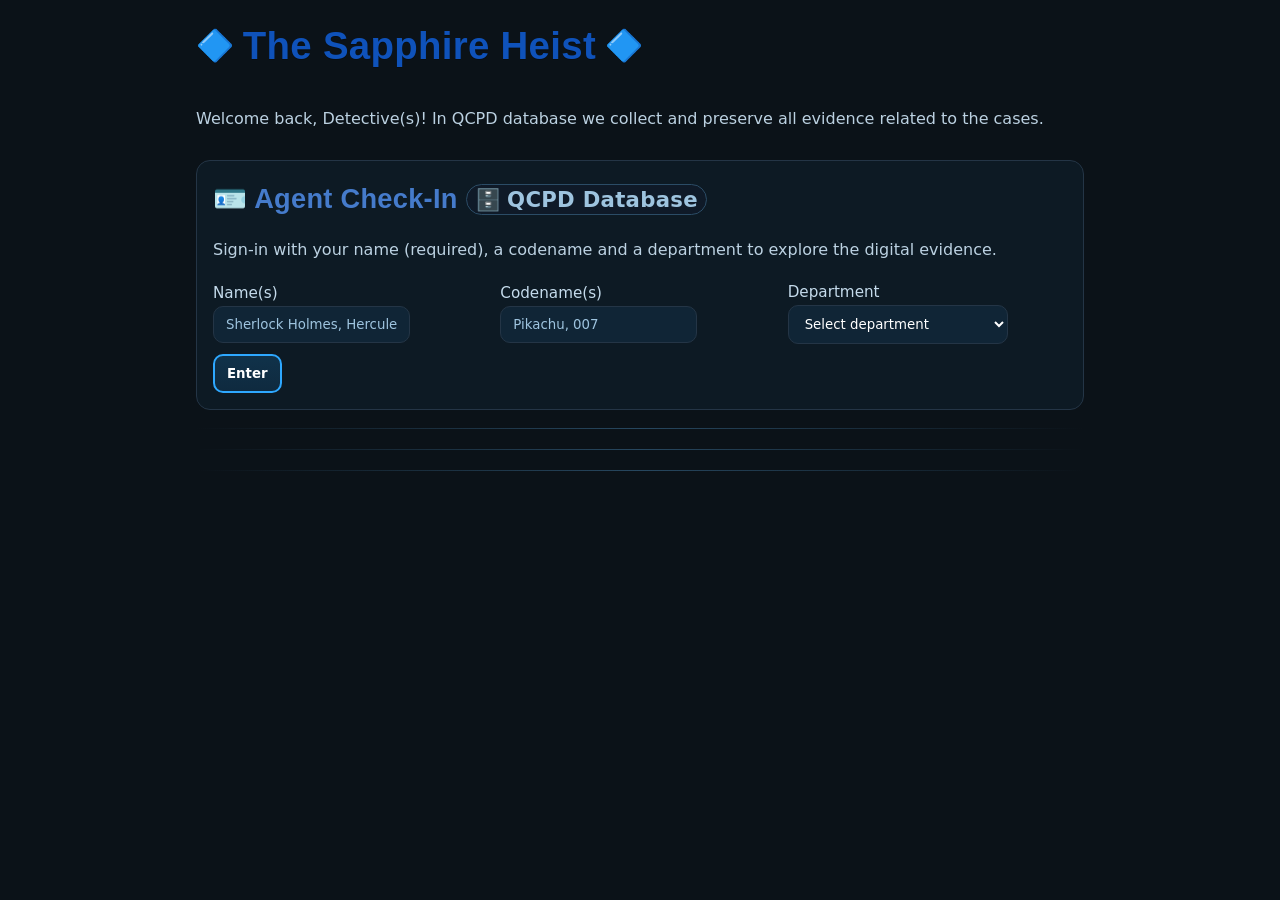
<file: index.html>
<!doctype html>
<html lang="en">

<head>
  <meta charset="utf-8" />
  <meta name="viewport" content="width=device-width,initial-scale=1" />
  <title>Sapphire Heist</title>
  <style>
    :root {
      --edge: #243546;
      --bg: #0b1218;
      --panel: #0d1a24;
      --ink: #cfe6f7;
      --ok: #29d49a;
      --accent: #2ea8ff;
      --bad: #ff7a7a;
      --good: #48e1a8;
      --sapphire: #0F52BA;
      --title-font: "Agency FB", Teko, Antonio, Impact, Haettenschweiler, "Arial Narrow", sans-serif;
      --body-font: system-ui, Segoe UI, Roboto, Arial, sans-serif;
    }

    * {
      box-sizing: border-box
    }

    body {
      margin: 0;
      background: var(--bg);
      color: var(--ink);
      font-family: var(--body-font);
    }

    .wrap {
      max-width: 920px;
      margin: 0 auto;
      padding: 16px;
      display: flex;
      flex-direction: column;
      gap: 16px;
    }

    /* Titles stay in Agency FB */
    h1,
    h2 {
      font-family: var(--title-font);
      font-weight: 700;
      letter-spacing: 0.3px;
      line-height: 1.1;
      margin: 6px 0 10px;
    }

    h1 {
      font-size: clamp(2.0rem, 4.5vw, 2.4rem);
      color: var(--sapphire);
      text-shadow: 0 1px 0 rgba(0, 0, 0, .25);
    }

    h2 {
      font-size: clamp(1.4rem, 3.2vw, 1.7rem);
      color: color-mix(in srgb, var(--sapphire) 72%, #cfe6f7 28%);
    }

    @supports not (color: color-mix(in srgb, black, white)) {
      h2 {
        color: #6C8ED6;
      }
    }

    .card {
      border: 1px solid var(--edge);
      border-radius: 14px;
      background: var(--panel);
      padding: 16px;
    }

    .row {
      display: flex;
      gap: 8px;
      flex-wrap: wrap;
      align-items: center;
    }

    label {
      display: block;
      font-size: .95rem;
      opacity: .95;
      margin: 8px 0 4px;
    }

    input,
    button,
    select {
      padding: 10px 12px;
      border-radius: 10px;
      border: 1px solid var(--edge);
      background: #102536;
      color: #fff;
      font-family: var(--body-font);
    }

    input::placeholder {
      color: #9ec4df;
    }

    select {
      min-width: 220px;
    }

    button.primary {
      border: 2px solid var(--accent);
      background: linear-gradient(180deg, #10324a, #0f2a3f);
      font-weight: 700;
    }

    button[disabled] {
      opacity: .5;
      filter: grayscale(10%);
    }

    .hint {
      opacity: .9;
    }

    .success {
      color: var(--good);
    }

    .warn {
      color: #ffb3b3;
    }

    .hr {
      height: 1px;
      background: linear-gradient(90deg, transparent, #27475f, transparent);
      margin: 2px 0;
    }

    .gate {
      display: none;
    }

    .gate.open {
      display: block;
    }

    .section-actions {
      display: flex;
      gap: 10px;
      flex-wrap: wrap;
    }

    .footer-actions {
      display: flex;
      gap: 8px;
      flex-wrap: wrap;
      justify-content: flex-end;
    }

    .hl {
      color: #8bd1ff;
      font-weight: 700;
    }

    /* ---------- Photo ---------- */
    .photo-box {
      display: flex;
      flex-direction: column;
      gap: 12px;
      align-items: center;
      font-family: var(--body-font);
    }

    .zoom-thumb {
      position: relative;
      width: min(780px, 94vw);
      border: 1px solid var(--edge);
      border-radius: 12px;
      overflow: hidden;
      cursor: zoom-in;
      background: #0b1621;
    }

    .zoom-thumb img {
      display: block;
      width: 100%;
      height: auto;
    }

    .zoom-badge {
      position: absolute;
      right: 10px;
      bottom: 10px;
      background: rgba(16, 37, 54, .8);
      border: 1px solid #2b5676;
      color: #cfe6f7;
      padding: 6px 10px;
      border-radius: 999px;
      font-size: .9rem;
      display: flex;
      gap: 8px;
      align-items: center;
    }

    .zoom-badge .icon {
      width: 18px;
      height: 18px;
      display: inline-block;
      border-radius: 4px;
      border: 1px solid #2b5676;
      background: linear-gradient(180deg, #123650, #0f2a3e);
      position: relative;
    }

    .zoom-badge .icon::before {
      content: '';
      position: absolute;
      inset: 3px;
      border: 2px solid #87cfff;
      border-radius: 3px;
    }

    /* ---------- Lightbox ---------- */
    .lb-backdrop {
      position: fixed;
      inset: 0;
      background: rgba(4, 10, 16, .75);
      backdrop-filter: blur(2px);
      display: flex;
      align-items: center;
      justify-content: center;
      z-index: 9998;
    }

    .lb-panel {
      width: min(96vw, 1100px);
      height: min(86vh, 800px);
      background: #0b1320;
      border: 1px solid #27475f;
      border-radius: 12px;
      display: flex;
      flex-direction: column;
      overflow: hidden;
      font-family: var(--body-font);
    }

    .lb-header {
      display: flex;
      align-items: center;
      justify-content: space-between;
      padding: 8px 10px;
      border-bottom: 1px solid #1f3a50;
      background: #0f1a28;
    }

    .lb-title {
      font-weight: 600;
    }

    .lb-close {
      padding: 6px 10px;
      border-radius: 8px;
      border: 1px solid #2b4c66;
      background: #102536;
      color: #cfe6f7;
      cursor: pointer;
    }

    .lb-view {
      flex: 1;
      position: relative;
      overflow: hidden;
      background: #07111b;
    }

    .zoom-img {
      position: absolute;
      top: 50%;
      left: 50%;
      transform: translate(-50%, -50%) scale(1);
      max-width: none;
      user-select: none;
      touch-action: none;
    }

    .lb-tools {
      display: flex;
      gap: 8px;
      padding: 8px;
      border-top: 1px solid #1f3a50;
      background: #0f1a28;
      justify-content: center;
    }

    .lb-tools button {
      padding: 8px 10px;
      border-radius: 8px;
      border: 1px solid #2b4c66;
      background: #102536;
      color: #cfe6f7;
      cursor: pointer;
      font-family: var(--body-font);
    }

    /* ---------- Diffuser (5×5) ---------- */
    #sec-diffuser {
      font-family: var(--body-font);
    }

    #sec-diffuser h1,
    #sec-diffuser h2 {
      font-family: var(--title-font);
    }

    .q-wrap {
      display: flex;
      flex-direction: column;
      align-items: center;
      gap: 8px;
    }

    .q-grid {
      display: grid;
      gap: 6px;
      justify-content: center;
    }

    .q-grid.small {
      grid-template-columns: repeat(7, 52px);
    }

    .diff-cell {
      width: 52px;
      height: 52px;
      border-radius: 8px;
      border: 1px solid var(--edge);
      display: flex;
      align-items: center;
      justify-content: center;
      cursor: pointer;
      filter: saturate(1) brightness(.92);
      position: relative;
      overflow: hidden;
    }

    .diff-cell .jewel {
      width: 64%;
      height: 64%;
      display: block;
      pointer-events: none;
      filter: drop-shadow(0 2px 2px rgba(0, 0, 0, .35));
    }

    .diff-cell.attacked {
      box-shadow: inset 0 0 0 3px #c44;
    }

    .diff-cell.mark-cross::after {
      content: '✕';
      position: absolute;
      inset: 0;
      display: grid;
      place-items: center;
      font-size: 28px;
      font-weight: 800;
      color: #111;
      text-shadow: 0 0 6px rgba(0, 0, 0, .45);
      pointer-events: none;
    }

    .q-tools {
      display: flex;
      gap: 8px;
      justify-content: center;
    }

    .q-status {
      min-height: 1.2rem;
    }

    /* ---------- Findings ---------- */
    #sec-findings {
      font-family: var(--body-font);
    }

    #sec-findings h1,
    #sec-findings h2 {
      font-family: var(--title-font);
    }

    #findings-body {
      line-height: 1.6;
      font-size: 1.05rem;
      padding: 8px 4px;
    }

    #findings-body ul {
      list-style: none;
      padding-left: 0;
      margin: 12px 0;
    }

    #findings-body li {
      padding: 6px 0;
      margin: 4px 0;
      border-bottom: 1px solid #1b3244;
    }

    #findings-body li:last-child {
      border-bottom: none;
    }

    #findings-body .code-line {
      display: flex;
      flex-wrap: wrap;
      align-items: center;
      gap: 10px;
    }

    #findings-body .code-label {
      min-width: 280px;
      color: #8bd1ff;
      font-weight: 600;
    }

    #findings-body .code-input {
      width: 120px;
      text-align: center;
      letter-spacing: 2px;
      font-weight: 700;
    }

    #findings-body .code-input.ok {
      border-color: var(--ok);
      box-shadow: 0 0 0 2px rgba(41, 212, 154, .25);
    }

    #findings-body .code-input.bad {
      border-color: var(--bad);
      box-shadow: 0 0 0 2px rgba(255, 122, 122, .15);
    }

    #findings-body .code-note {
      color: #9ec4df;
    }

    #findings-body .code-note.ok {
      color: var(--ok);
      font-weight: 600;
    }

    #findings-body .code-note.bad {
      color: var(--bad);
      font-weight: 600;
    }

    .success-points {
      list-style: disc;
      list-style-position: inside;
      text-align: left;
      padding: 0;
      margin: 12px auto;
      max-width: 720px;
      color: var(--good);
    }

    .success-points li {
      margin: 6px 0;
    }

    /* Diffuser final reveal: larger + green; icons not italic; standard font */
    .reveal-location {
      font-family: var(--body-font);
      font-weight: 700;
      font-style: italic;
      color: var(--good);
      display: inline-block;
      font-size: clamp(1.15rem, 2.4vw, 1.5rem);
    }

    .icon-plain {
      font-style: normal;
    }

    @media (max-width: 560px) {
      #findings-body li {
        display: block;
        padding: 8px 0;
      }

      #findings-body .code-line {
        align-items: flex-start;
      }

      #findings-body .code-label {
        min-width: 0;
        width: 100%;
        margin-bottom: 4px;
      }
    }

    .zoom-thumb {
      aspect-ratio: 16 / 9;
    }

    .zoom-thumb img {
      object-fit: cover;
      height: 100%;
    }

    #findings-body .code-note svg {
      vertical-align: text-bottom;
      margin-left: 6px;
    }

    /* Badge next to H2 titles (e.g., 'QCPD Database') */
    h2 {
      display: inline-flex;
      /* allow inline content with gap */
      align-items: center;
      gap: 8px;
      /* space between title and badge */
    }

    /* Compact pill badge */
    .qcpd_badge {
      display: inline-flex;
      align-items: center;
      gap: 6px;
      padding: 2px 8px;
      /* compact pill padding */
      border-radius: 999px;
      border: 1px solid #2b4c66;
      /* subtle border */
      background: #0f1a28;
      /* darker panel than card */
      color: #9ec4df;
      /* softer ink than heading */
      font-family: system-ui, Segoe UI, Roboto, Arial, sans-serif;
      /* not Agency FB */
      font-weight: 600;
      line-height: 1.2;
      font-size: 0.78em;
      /* ~78% of the H2 size so it stays small */
      white-space: nowrap;
      transform: translateY(1px);
      /* tiny optical align with H2 baseline */
    }

    /* Optional: tiny badge icon */
    .qcpd_badge::before {
      content: "🗄️";
      /* change if you want another symbol */
      font-size: 1em;
      /* follow the badge font-size */
    }

    /* Tight phones: reduce gap/padding a bit */
    @media (max-width: 480px) {
      h2 {
        gap: 6px;
      }

      .qcpd_badge {
        padding: 2px 7px;
        font-size: 0.76em;
      }
    }

    .title-nowarp {
      white-space: nowrap;
    }

    h1 span.title-nowarp {
      display: inline-flex;
      align-items: center;
      gap: 0.4ch;
    }

    h1 span.title-nowarp .emoji {
      font-size: 0.8em;
    }
  </style>
</head>

<body>
  <div class="wrap">
    <!-- <h1> 🔷 The Sapphire Heist 🔷</h1> -->
    <!-- <h1>🔷&nbsp;The Sapphire Heist&nbsp;🔷</h1> -->
    <!-- <h1><span class="title-nowarp">🔷 The Sapphire Heist 🔷</span></h1> -->
    <h1>
      <span class="title-nowarp">
        <span class="emoji">🔷</span>
        The Sapphire Heist
        <span class="emoji">🔷</span>
      </span>
    </h1>
    <p class="hint">Welcome back, Detective(s)! In QCPD database we collect and preserve all evidence related to the
      cases.</p>

    <!-- A) Landing -->
    <section class="card" id="sec-landing">
      <h2>🪪 Agent Check‑In<span class="qcpd_badge">QCPD Database</span></h2>
      <p class="hint">Sign-in with your name (required), a codename and a department to explore the digital evidence.
      </p>

      <!-- FIX: proper form wrapper (stray '#' removed) -->
      <form id="reg-form" action="#" method="POST" style="margin:0">
        <div class="row">
          <div style="flex:1 1 240px;min-width:240px">
            <label for="name">Name(s)</label>
            <input id="name" placeholder="Sherlock Holmes, Hercule Poirot" autocomplete="name">
          </div>
          <div style="flex:1 1 240px;min-width:240px">
            <label for="codename">Codename(s)</label>
            <input id="codename" placeholder="Pikachu, 007">
          </div>
          <div style="flex:1 1 240px;min-width:240px">
            <label for="dept">Department</label>
            <select id="dept">
              <option value="" disabled selected>Select department</option>
              <option>Field Operations</option>
              <option>Cyber Division</option>
              <option>Forensics Unit</option>
              <option>Homicide Unit</option>
              <option>Special Tasks</option>
            </select>
          </div>
        </div>
        <div class="section-actions" style="margin-top:10px">
          <button id="start" class="primary" type="submit">Enter</button>
          <span id="reg-status" class="hint"></span>
        </div>
      </form>
    </section>

    <div class="hr"></div>

    <!-- B) River -->
    <section class="card gate" id="sec-river">
      <h2>📸 Lindholmen River View Photo </h2>
      <p>The following message and photo were recovered from the burglar's phone. We think it might be connected to a
        code. Do you see it?</p>
      <div class="poem" style="font-family: var(--body-font);">
        <em>“The river reflects the view, but not the clue.”</em><br>
        <em>“Above the waterline, three numbers hide in tinted hue,”</em><br>
        <em>“Compare above with what's below; the key is found in the unmatched glow!”</em>
      </div>
      <div class="photo-box">
        <figure class="zoom-thumb" id="river-thumb" aria-label="Tap to inspect">
          <img src="assets/buildings.jpg" alt="Buildings panorama" />
          <figcaption class="zoom-badge"><span class="icon"></span>Tap to inspect</figcaption>
        </figure>
        <div class="row" style="width:100%;justify-content:center">
          <input id="river-answer" placeholder="Enter the code" style="min-width:260px">
          <button id="river-submit" class="primary" type="button">Check</button>
        </div>
        <div id="river-msg" class="hint"></div>
      </div>
    </section>

    <div class="hr"></div>

    <!-- C) Findings (between River and Diffuser) -->
    <section class="card" id="sec-findings" style="display:none">
      <h2>📜 Findings</h2>
      <div id="findings-body" class="hint"></div>
      <div class="footer-actions" style="margin-top:10px">
        <button id="restart" type="button">Restart</button>
      </div>
    </section>

    <div class="hr"></div>

    <!-- D) Diffuser Protocol (shows AFTER Findings) -->
    <section class="card gate" id="sec-diffuser">
      <h2>💥 Diffuser Protocol</h2>
      <ol class="status" style="text-align:left;max-width:560px;margin:0 auto">
        <li>Place <b>5 jewels</b> on the 5×5 board.</li>
        <li>No two jewels can share a <b>row</b> or a <b>column</b>.</li>
        <li>Jewels <b>cannot touch</b> — not even diagonally.</li>
        <li>Each <b>colored region</b> must contain <b>exactly one</b> jewels.</li>
      </ol>
      <div class="q-wrap">
        <div id="diff-grid" class="q-grid small"></div>
        <div class="q-tools">
          <button id="qCheck" type="button">Check</button>
          <button id="qClear" type="button">Clear</button>
        </div>
        <p id="qStatus" class="q-status"></p>
      </div>
    </section>
  </div>

  <script>
    // ---------- Session storage ----------
    const SS = { name: 'qc26s.name', code: 'qc26s.code', dept: 'qc26s.dept', gates: 'qc26s.gates' };
    const K_NOTE = 'qc26s.code.note';
    const K_POTION = 'qc26s.code.potion';

    const $ = s => document.querySelector(s);
    function loadGates() { try { return JSON.parse(sessionStorage.getItem(SS.gates) || '{}') } catch { return {} } }
    function saveGates(g) { try { sessionStorage.setItem(SS.gates, JSON.stringify(g)) } catch { } }

    // gate keys: river, findings, diffuser
    const gates = loadGates();
    function toggle(sel, on) { const el = $(sel); if (!el) return; el.classList.toggle('open', !!on); el.style.display = on ? 'block' : 'none'; }
    function applyGates() {
      toggle('#sec-river', !!gates.river);
      toggle('#sec-diffuser', !!gates.diffuser);
      const findings = $('#sec-findings'); if (findings) findings.style.display = gates.findings ? 'block' : 'none';
    }
    function openGate(key) { gates[key] = true; saveGates(gates); applyGates(); }

    // ---------- Prefill ----------
    (function prefill() {
      const p = new URLSearchParams(location.search);
      const name = p.get('name') || sessionStorage.getItem(SS.name) || '';
      const code = p.get('codename') || sessionStorage.getItem(SS.code) || '';
      const dept = p.get('department') || sessionStorage.getItem(SS.dept) || '';
      $('#name') && ($('#name').value = name);
      $('#codename') && ($('#codename').value = code);
      if (dept && $('#dept')) $('#dept').value = dept;
    })();

    if (!sessionStorage.getItem(SS.gates)) {
      ['river', 'diffuser', 'findings'].forEach(k => delete gates[k]);
      saveGates(gates);
    }
    applyGates();

    // ---------- Registration ----------
    const regForm = $('#reg-form'), regStatus = $('#reg-status');
    if (regForm) {
      regForm.addEventListener('submit', (e) => {
        e.preventDefault();
        const name = ($('#name')?.value || '').trim();
        const code = ($('#codename')?.value || '').trim();
        const dept = $('#dept')?.value || '';
        if (!name) { regStatus.textContent = 'Please enter your name.'; regStatus.className = 'hint warn'; return; }
        sessionStorage.setItem(SS.name, name);
        sessionStorage.setItem(SS.code, code);
        sessionStorage.setItem(SS.dept, dept);
        regStatus.textContent = 'Access granted.'; regStatus.className = 'hint success';
        openGate('river');

        // fire-and-forget log
        sendToSheet({ name, codename: code, department: dept, completed: false });
      });
    }

    // ---------- River answer ----------
    const RIVER_ANSWER = '243';
    $('#river-submit')?.addEventListener('click', () => {
      const val = ($('#river-answer')?.value || '').trim().toLowerCase();
      if (!val) { $('#river-msg').textContent = 'Enter the 3-digit code.'; $('#river-msg').className = 'hint warn'; return; }
      if (val === RIVER_ANSWER.toLowerCase()) {
        $('#river-msg').innerHTML = `
          <ul class="success-points">
            <li>✅ Amazing find, Detective(s)! You found the final 3-digit code.</li>
            <li>This means that the following evidence shall reveal key confirmations to proceed.</li>
            <li>Next: Findings 🎉</li>
          </ul>`;
        $('#river-msg').className = 'hint success';
        openGate('findings');
        showFindings();
      } else {
        $('#river-msg').textContent = 'Not quite. Let\'s open the photo and review again.'; $('#river-msg').className = 'hint warn';
      }
    });

    // ---------- Lightbox viewer ----------
    (function setupLightbox() {
      const thumb = $('#river-thumb');
      function openLightbox() {
        const backdrop = document.createElement('div'); backdrop.className = 'lb-backdrop';
        const panel = document.createElement('div'); panel.className = 'lb-panel'; backdrop.appendChild(panel);
        const header = document.createElement('div'); header.className = 'lb-header';
        const title = document.createElement('div'); title.className = 'lb-title'; title.textContent = 'Photo Forensics — buildings.jpg';
        const close = document.createElement('button'); close.className = 'lb-close'; close.textContent = 'Close';
        header.append(title, close);
        const view = document.createElement('div'); view.className = 'lb-view';
        const img = document.createElement('img'); img.className = 'zoom-img'; img.src = 'assets/buildings.jpg'; img.alt = 'Buildings panorama';
        view.appendChild(img);
        const tools = document.createElement('div'); tools.className = 'lb-tools';
        const zOut = document.createElement('button'); zOut.textContent = '−';
        const zReset = document.createElement('button'); zReset.textContent = 'Reset';
        const zIn = document.createElement('button'); zIn.textContent = '+';
        tools.append(zOut, zReset, zIn);
        panel.append(header, view, tools);
        document.body.appendChild(backdrop);
        const Z_MIN = 0.5, Z_MAX = 4, STEP = 0.25;
        let scale = 1, pos = { x: 0, y: 0 }, drag = null, startDist = 0, startScale = 1;
        function apply() { img.style.transform = `translate(calc(-50% + ${pos.x}px), calc(-50% + ${pos.y}px)) scale(${scale})`; }
        function fitToView() {
          const vw = view.clientWidth, vh = view.clientHeight;
          const iw = img.naturalWidth || vw, ih = img.naturalHeight || vh;
          const fit = Math.min(vw / iw, vh / ih);
          scale = Math.max(Z_MIN, Math.min(1, fit)); pos = { x: 0, y: 0 }; apply();
        }
        function setScale(next, cx, cy) {
          const old = scale; scale = Math.min(Z_MAX, Math.max(Z_MIN, next));
          const rect = view.getBoundingClientRect();
          const dx = (cx - rect.left) - rect.width / 2, dy = (cy - rect.top) - rect.height / 2;
          pos.x = pos.x + dx * (1 / old - 1 / scale); pos.y = pos.y + dy * (1 / old - 1 / scale); apply();
        }
        if (img.complete) fitToView(); else img.onload = fitToView;
        view.addEventListener('wheel', (e) => { e.preventDefault(); setScale(scale + (e.deltaY < 0 ? STEP : -STEP), e.clientX, e.clientY); }, { passive: false });
        view.addEventListener('dblclick', (e) => { e.preventDefault(); const t = scale < 2 ? Math.min(Z_MAX, scale + 1) : 1; setScale(t, e.clientX, e.clientY); if (t === 1) { pos = { x: 0, y: 0 }; apply(); } });
        view.addEventListener('pointerdown', (e) => { view.setPointerCapture(e.pointerId); drag = { x: e.clientX - pos.x, y: e.clientY - pos.y }; });
        view.addEventListener('pointermove', (e) => { if (!drag) return; pos.x = e.clientX - drag.x; pos.y = e.clientY - drag.y; apply(); });
        view.addEventListener('pointerup', () => { drag = null; });
        const pts = new Map();
        view.addEventListener('pointerdown', e => pts.set(e.pointerId, e));
        view.addEventListener('pointermove', e => {
          if (pts.has(e.pointerId)) pts.set(e.pointerId, e);
          if (pts.size === 2) {
            const [a, b] = [...pts.values()]; const dist = Math.hypot(a.clientX - b.clientX, a.clientY - b.clientY);
            if (!startDist) { startDist = dist; startScale = scale; }
            const cx = (a.clientX + b.clientX) / 2, cy = (a.clientY + b.clientY) / 2;
            setScale(startScale * (dist / startDist), cx, cy);
          }
        }, { passive: false });
        view.addEventListener('pointerup', e => { pts.delete(e.pointerId); if (pts.size < 2) startDist = 0; });
        const center = () => { const r = view.getBoundingClientRect(); return [r.left + r.width / 2, r.top + r.height / 2]; }
        zIn.addEventListener('click', () => { const [cx, cy] = center(); setScale(scale + STEP, cx, cy); });
        zOut.addEventListener('click', () => { const [cx, cy] = center(); setScale(scale - STEP, cx, cy); });
        zReset.addEventListener('click', fitToView);
        function closeModal() { backdrop.remove(); }
        close.addEventListener('click', closeModal);
        backdrop.addEventListener('click', (e) => { if (e.target === backdrop) closeModal(); });
        document.addEventListener('keydown', (e) => { if (e.key === 'Escape') closeModal(); }, { once: true });
      }
      thumb?.addEventListener('click', openLightbox);
    })();

    // ---------- Diffuser (5×5) ----------
    function initDiffuser() {
      const SIZE = 5;
      const REGIONS = [
        [0, 0, 1, 1, 1],
        [0, 2, 2, 1, 3],
        [0, 2, 4, 3, 3],
        [0, 2, 4, 4, 3],
        [0, 0, 4, 4, 4]
      ];
      const COLORS = { 0: "#ef6b6b", 1: "#4cc9f0", 2: "#43aa8b", 3: "#f8961e", 4: "#9b5de5" };
      const JEWELS = {
        0: "assets/jewels/diamond.svg",
        1: "assets/jewels/ruby.svg",
        2: "assets/jewels/amethyst.svg",
        3: "assets/jewels/emerald.svg",
        4: "assets/jewels/hex.svg"
      };

      const grid = $('#diff-grid'), status = $('#qStatus');
      if (!grid) return;

      grid.innerHTML = '';
      grid.style.gridTemplateColumns = `repeat(${SIZE}, 52px)`;

      for (let r = 0; r < SIZE; r++) {
        for (let c = 0; c < SIZE; c++) {
          const el = document.createElement('div');
          el.className = 'diff-cell';
          el.dataset.q = '0';
          el.dataset.r = String(r);
          el.dataset.c = String(c);
          el.dataset.region = String(REGIONS[r][c]);
          el.dataset.mark = '';
          el.style.background = COLORS[REGIONS[r][c]];

          el.addEventListener('click', () => toggleJewel(el));
          el.addEventListener('contextmenu', (e) => { e.preventDefault(); toggleCross(el); });

          grid.appendChild(el);
        }
      }

      function render(el) {
        const mark = el.dataset.mark || '';
        el.classList.remove('mark-cross');
        if (mark === 'cross') el.classList.add('mark-cross');

        el.innerHTML = '';
        if (el.dataset.q === '1') {
          if (el.dataset.mark) {
            el.dataset.mark = '';
            el.classList.remove('mark-cross');
          }
          const reg = Number(el.dataset.region);
          const img = document.createElement('img');
          img.className = 'jewel';
          img.alt = 'diffuser jewel';
          img.src = JEWELS[reg] || JEWELS[0];
          img.onerror = () => { img.replaceWith(document.createTextNode('💎')); };
          const col = el.style.background || '#ffffff';
          img.style.filter = `drop-shadow(0 0 6px ${col}80)`;
          el.appendChild(img);
        }
      }

      function toggleJewel(el) { el.dataset.q = (el.dataset.q === '1') ? '0' : '1'; render(el); }
      function toggleCross(el) { el.dataset.mark = (el.dataset.mark === 'cross') ? '' : 'cross'; render(el); }
      function clearMarks() { [...grid.querySelectorAll('.diff-cell')].forEach(e => e.classList.remove('attacked')); }

      function validate() {
        clearMarks();
        const placed = [];
        for (let i = 0; i < grid.children.length; i++) {
          const el = grid.children[i];
          if (el.dataset.q === '1') placed.push([+el.dataset.r, +el.dataset.c, el]);
        }

        let ok = true;
        const REQUIRED = new Set(REGIONS.flat()).size; // 5

        if (placed.length !== REQUIRED) ok = false;

        for (let r = 0; r < SIZE; r++) {
          const k = placed.filter(p => p[0] === r);
          if (k.length > 1) { ok = false; k.forEach(p => p[2].classList.add('attacked')); }
        }
        for (let c = 0; c < SIZE; c++) {
          const k = placed.filter(p => p[1] === c);
          if (k.length > 1) { ok = false; k.forEach(p => p[2].classList.add('attacked')); }
        }
        const seen = new Map();
        for (const [r, c, el] of placed) {
          const reg = REGIONS[r][c];
          if (seen.has(reg)) { ok = false; el.classList.add('attacked'); seen.get(reg).classList.add('attacked'); }
          else seen.set(reg, el);
        }
        for (let i = 0; i < placed.length; i++) {
          const [r, c, el] = placed[i];
          for (let j = i + 1; j < placed.length; j++) {
            const [rr, cc, el2] = placed[j];
            if (Math.abs(r - rr) <= 1 && Math.abs(c - cc) <= 1) { ok = false; el.classList.add('attacked'); el2.classList.add('attacked'); }
          }
        }
        return ok;
      }

      const finishReveal = () => {
        const msg = `
          <ul class="success-points">
            <li>✅ Yay, detective! You cracked it 🎉 Now, figure out which location this clue points to and head there next!</li>
          </ul>
          <p class="reveal-location"><b><i>A table with an enclosed view, by the chair of whispers, at the far end of the kitchen.</i></b> <span class="icon-plain">🥳✨</span></p>
        `;
        status.innerHTML = msg;

        sendToSheet({
          name: sessionStorage.getItem(SS.name) || '',
          codename: sessionStorage.getItem(SS.code) || '',
          department: sessionStorage.getItem(SS.dept) || '',
          completed: true
        });
      };

      $('#qCheck')?.addEventListener('click', () => {
        if (validate()) finishReveal();
        else status.textContent = 'Conflicts detected - adjust placements.';
      });

      $('#qClear')?.addEventListener('click', () => {
        for (const el of grid.children) {
          el.dataset.q = '0';
          el.dataset.mark = '';
          el.classList.remove('attacked', 'mark-cross');
          el.innerHTML = '';
        }
        status.textContent = '';
      });
    }

    const ICON_PAPER_COLORED = `
<svg viewBox="0 0 24 24" width="20" height="20" aria-hidden="true"
     style="vertical-align:text-bottom;margin-left:6px">
  <path fill="#FFFFFF" stroke="#111" stroke-width="1.6"
        d="M7 3h7l5 5v11a3 3 0 0 1-3 3H8a3 3 0 0 1-3-3V6a3 3 0 0 1 2-3z"/>
  <path fill="#F7F7F7" stroke="#111" stroke-width="1.6" stroke-linecap="round"
        d="M8.8 8.2l2.4-.9l1.6 1.1l2.2-.8m-8.7 5.5l2.4-.9l1.6 1.1l2.2-.8m-8.7 5.5l2.4-.9l1.6 1.1l2.2-.8"/>
  <path d="M14 3.5V8h4.5" fill="#EFEFEF" stroke="#111" stroke-width="1.2"/>
</svg>`;

    const ICON_POTION_COLORED = `
<svg viewBox="0 0 24 24" width="20" height="20" aria-hidden="true"
     style="vertical-align:text-bottom;margin-left:6px">
  <path d="M7.5 9.5c-2.6 1.8-3.2 5.3-1.4 7.9c1.8 2.6 5.3 3.2 7.9 1.4c2.6-1.8 3.2-5.3 1.4-7.9c-.3-.4-.6-.8-1-1.1l-1.3-1.6V5.5h1.2V3.5H9.7v2H11v2.7l-1.5 1.2c-.1.1-.3.2-.4.3z"
        fill="#59C1AE" stroke="#111" stroke-width="1.5"/>
  <path d="M8 12.2c2.1-.9 4.7-.7 6.4.5" fill="none" stroke="#9BE3D7" stroke-width="1.4" stroke-linecap="round"/>
  <rect x="10.2" y="3.5" width="3.6" height="1.8" rx="0.5" fill="#DA9C43" stroke="#111" stroke-width="1.2"/>
  <ellipse cx="12" cy="6" rx="3.2" ry="1.2" fill="#7ED9C8" stroke="#111" stroke-width="1.2"/>
  <g fill="#FFE88A" stroke="#111" stroke-width="1">
    <path d="M18 10 l1 1.6 l1.8.4 l-1.3 1.3 l.3 1.8L18 14l-1.8 1.1l.3-1.8l-1.3-1.3l1.8-.4z"/>
    <path d="M7 7 l.7 1.2 l1.3.3 l-.9.9 l.2 1.3L7 10l-1.3.8l.2-1.3l-.9-.9l1.3-.3z"/>
  </g>
</svg>`;

    // ---------- Findings (two any-order codes with persistence) ----------
    function showFindings() {
      const body = document.getElementById('findings-body');
      if (!body) return;
      if (body.dataset.inited === '1') return;
      body.dataset.inited = '1';

      const name = sessionStorage.getItem(SS.name) || '',
        code = sessionStorage.getItem(SS.code) || '',
        dept = sessionStorage.getItem(SS.dept) || '';

      body.innerHTML = `
        <p><b>Name:</b> ${escapeHtml(name)} &nbsp; <b>Codename:</b> ${escapeHtml(code)} &nbsp; <b>Dept:</b> ${escapeHtml(dept)}</p>
        <p class="hint" style="margin-top:6px;">
          Please enter the two 3-digit codes, decoded from the clues in the briefcase, to confirm that they are correct. You can enter them in any order.
        </p>

        <ul>
          <li>
            <div class="code-line">
              <span class="code-label">Enter the 3-digit code to verify</span>
              <input
                id="codeBox1"
                class="code-input"
                type="tel"
                inputmode="numeric"
                pattern="[0-9]*"
                autocomplete="one-time-code"
                maxlength="3"
                placeholder="_ _ _"
                aria-label="Code box 1"
              />
               <span id="msgBox1" class="code-note">Let's give it a try.</span> 
            </div>
          </li>
          <li>
            <div class="code-line">
              <span class="code-label">Enter the 3-digit code to verify</span>
              <input
                id="codeBox2"
                class="code-input"
                type="tel"
                inputmode="numeric"
                pattern="[0-9]*"
                autocomplete="one-time-code"
                maxlength="3"
                placeholder="_ _ _"
                aria-label="Code box 2"
              />
              <span id="msgBox2" class="code-note"Let's give it a try.</span>
            </div>
          </li>
          <li>
            <div class="code-line">
              <span class="code-label">River Code</span>
              <span class="code-note"><b>243</b>
                <svg viewBox="0 0 24 24" width="24" height="24" aria-hidden="true"
                    style="vertical-align:text-bottom;margin-left:6px">
                    <rect x="2.5" y="6.5" width="5.5" height="7.5" rx="0.8" fill="#E27A3F" stroke="#111" stroke-width="1.5" />
                    <rect x="9.5" y="4.5" width="6.0" height="9.5" rx="0.8" fill="#D8C3A5" stroke="#111" stroke-width="1.5" />
                    <rect x="17.5" y="6.0" width="4.5" height="8.0" rx="0.8" fill="#E6D5BE" stroke="#111" stroke-width="1.5" />
                    <path d="M18 6 L19.6 4.9 L21 6" fill="#F4EAD5" stroke="#111" stroke-width="1.2" />
                    <g fill="#FFD54A" stroke="#111" stroke-width="0.9">
                      <rect x="3.6" y="7.6" width="1.6" height="1.6" rx="0.2" />
                      <rect x="5.8" y="7.6" width="1.6" height="1.6" rx="0.2" />
                      <rect x="3.6" y="10.1" width="1.6" height="1.6" rx="0.2" />
                      <rect x="5.8" y="10.1" width="1.6" height="1.6" rx="0.2" />
                      <rect x="3.6" y="12.6" width="1.6" height="1.6" rx="0.2" />
                      <rect x="5.8" y="12.6" width="1.6" height="1.6" rx="0.2" />
                      <rect x="10.5" y="5.8" width="1.7" height="1.7" rx="0.2" />
                      <rect x="12.8" y="5.8" width="1.7" height="1.7" rx="0.2" />
                      <rect x="10.5" y="8.4" width="1.7" height="1.7" rx="0.2" />
                      <rect x="12.8" y="8.4" width="1.7" height="1.7" rx="0.2" />
                      <rect x="10.5" y="11.0" width="1.7" height="1.7" rx="0.2" />
                      <rect x="12.8" y="11.0" width="1.7" height="1.7" rx="0.2" />
                      <rect x="18.3" y="7.3" width="1.5" height="1.5" rx="0.2" />
                      <rect x="18.3" y="9.6" width="1.5" height="1.5" rx="0.2" />
                      <rect x="18.3" y="11.9" width="1.5" height="1.5" rx="0.2" />
                    </g>
                    <rect x="2" y="14.5" width="20" height="3.0" fill="#3B7EA8" stroke="#111" stroke-width="1.2" rx="0.8" />
                    <path
                      d="M2 15.5c1 0 1.6-.6 2.5-.6s1.6.6 2.5.6 1.6-.6 2.5-.6 1.6.6 2.5.6 1.6-.6 2.5-.6 1.6.6 2.5.6 1.6-.6 2.5-.6V18H2z"
                      fill="#6EC6FF" stroke="#111" stroke-width="1.2" />
                </svg>
              </span>

            </div>
          </li>
          <li id="unlockNote" style="display:none;">
            <span class="code-note">We have a hunch that solving the following clue - The Diffuser Protocol - would lead us to a location, let's try it out and see where it leads us. 🗺️✨</span>
          </li>
        </ul>

        <p class='hint'>All digital evidence has been recorded in Archives. Congratulations, Detective(s)! 🎉</p>
      `;

      const BOX1 = $('#codeBox1');
      const BOX2 = $('#codeBox2');
      const MSG1 = $('#msgBox1');
      const MSG2 = $('#msgBox2');
      const unlockNote = $('#unlockNote');

      // Reuse storage keys (keep backward compatibility with earlier build)
      const saved1 = sessionStorage.getItem(K_NOTE) || '';
      const saved2 = sessionStorage.getItem(K_POTION) || '';

      const OKS = new Set(['287', '928']);

      function sanitize(v) { return (v || '').replace(/\D+/g, '').slice(0, 3); }

      function setState(el, msgEl, ok, matchedCode /* '287' | '928' | null */) {
        if (ok === null) {
          el.classList.remove('ok', 'bad');
          msgEl.textContent = 'Enter to verify.';
          msgEl.className = 'code-note';
          return;
        }
        if (ok) {
          el.classList.add('ok'); el.classList.remove('bad');
          let icon = '';
          if (matchedCode === '287') icon = ICON_PAPER_COLORED;  // crinkled paper
          if (matchedCode === '928') icon = ICON_POTION_COLORED; // potion
          msgEl.innerHTML = 'Great detective! looks correct.' + icon;
          msgEl.className = 'code-note ok';
        } else {
          el.classList.add('bad'); el.classList.remove('ok');
          msgEl.textContent = "Doesn't look correct, detective! Let's look back at the evidence in the briefcase";
          msgEl.className = 'code-note bad';
        }
      }

      function validateBoth() {
        const v1 = sanitize(BOX1.value);
        const v2 = sanitize(BOX2.value);

        // Persist values
        sessionStorage.setItem(K_NOTE, v1);
        sessionStorage.setItem(K_POTION, v2);

        let ok1 = (v1.length === 3) ? false : null;
        let ok2 = (v2.length === 3) ? false : null;
        let match1 = null; // '287' | '928' | null
        let match2 = null;

        // Assign codes without using the same target twice
        const targets = new Map([['287', 1], ['928', 1]]);
        const tryAssign = (val) => {
          if (!targets.has(val)) return false;
          const left = targets.get(val) || 0;
          if (left <= 0) return false;
          targets.set(val, left - 1);
          return true;
        };

        if (v1.length === 3 && tryAssign(v1)) { ok1 = true; match1 = v1; }
        else if (v1.length === 3) ok1 = false;

        if (v2.length === 3 && tryAssign(v2)) { ok2 = true; match2 = v2; }
        else if (v2.length === 3) ok2 = false;

        if (v1.length < 3) { ok1 = null; match1 = null; }
        if (v2.length < 3) { ok2 = null; match2 = null; }

        setState(BOX1, MSG1, ok1, match1);
        setState(BOX2, MSG2, ok2, match2);

        const bothOk = ok1 === true && ok2 === true;
        if (bothOk) {
          unlockNote.style.display = 'block';
          if (!gates.diffuser) openGate('diffuser');
          // setTimeout(() => $('#sec-diffuser')?.scrollIntoView({ behavior: 'smooth', block: 'start' }), 200);
        } else {
          unlockNote.style.display = 'none';
        }
      }

      BOX1.addEventListener('input', () => { BOX1.value = sanitize(BOX1.value); validateBoth(); });
      BOX2.addEventListener('input', () => { BOX2.value = sanitize(BOX2.value); validateBoth(); });

      // Restore saved values and validate immediately
      if (saved1) BOX1.value = sanitize(saved1);
      if (saved2) BOX2.value = sanitize(saved2);
      validateBoth();
    }

    function escapeHtml(s) {
      return (s || '').replace(/[&<>"']/g, c => ({
        "&": "&amp;", "<": "&lt;", ">": "&gt;", "\"": "&quot;", "'": "&#39;"
      }[c]));
    }

    $('#restart')?.addEventListener('click', () => {
      sessionStorage.removeItem(SS.gates);
      sessionStorage.removeItem(SS.name);
      sessionStorage.removeItem(SS.code);
      sessionStorage.removeItem(SS.dept);
      sessionStorage.removeItem(K_NOTE);
      sessionStorage.removeItem(K_POTION);
      location.reload();
    });

    // Lazy init: open sections once
    const initObs = new MutationObserver(() => {
      if ($('#sec-diffuser')?.classList.contains('open') && !$('#diff-grid')?.hasChildNodes()) {
        initDiffuser();
      }
      const secFind = document.getElementById('sec-findings');
      const fb = document.getElementById('findings-body');
      if (secFind && fb && secFind.style.display !== 'none' && fb.dataset.inited !== '1') {
        showFindings();
      }
    });
    initObs.observe(document.body, { subtree: true, attributes: true, attributeFilter: ['class', 'style'] });

    // Webhook
    const WEBHOOK_URL = 'https://script.google.com/macros/s/AKfycbx2uauoTt0M4nRoXtpyOa3YINMhXAVEFHfqju4NICeu5bmLTlxtmWtzMVcKdEG8Fz7-/exec';
    async function sendToSheet(payload) {
      try {
        payload.client_user_agent = navigator.userAgent || '';
        payload.session_id = sessionStorage.getItem('qc26s.sid') || (function () {
          const v = Math.random().toString(36).slice(2);
          sessionStorage.setItem('qc26s.sid', v);
          return v;
        })();

        await fetch(WEBHOOK_URL, {
          method: 'POST',
          mode: 'no-cors',
          headers: { 'Content-Type': 'text/plain;charset=utf-8' },
          body: JSON.stringify(payload),
        });

        console.log('✅ Submitted to Sheets (fire-and-forget):', payload);
      } catch (err) {
        console.error('❌ Submission error:', err);
      }
    }
  </script>
</body>

</html>
</file>
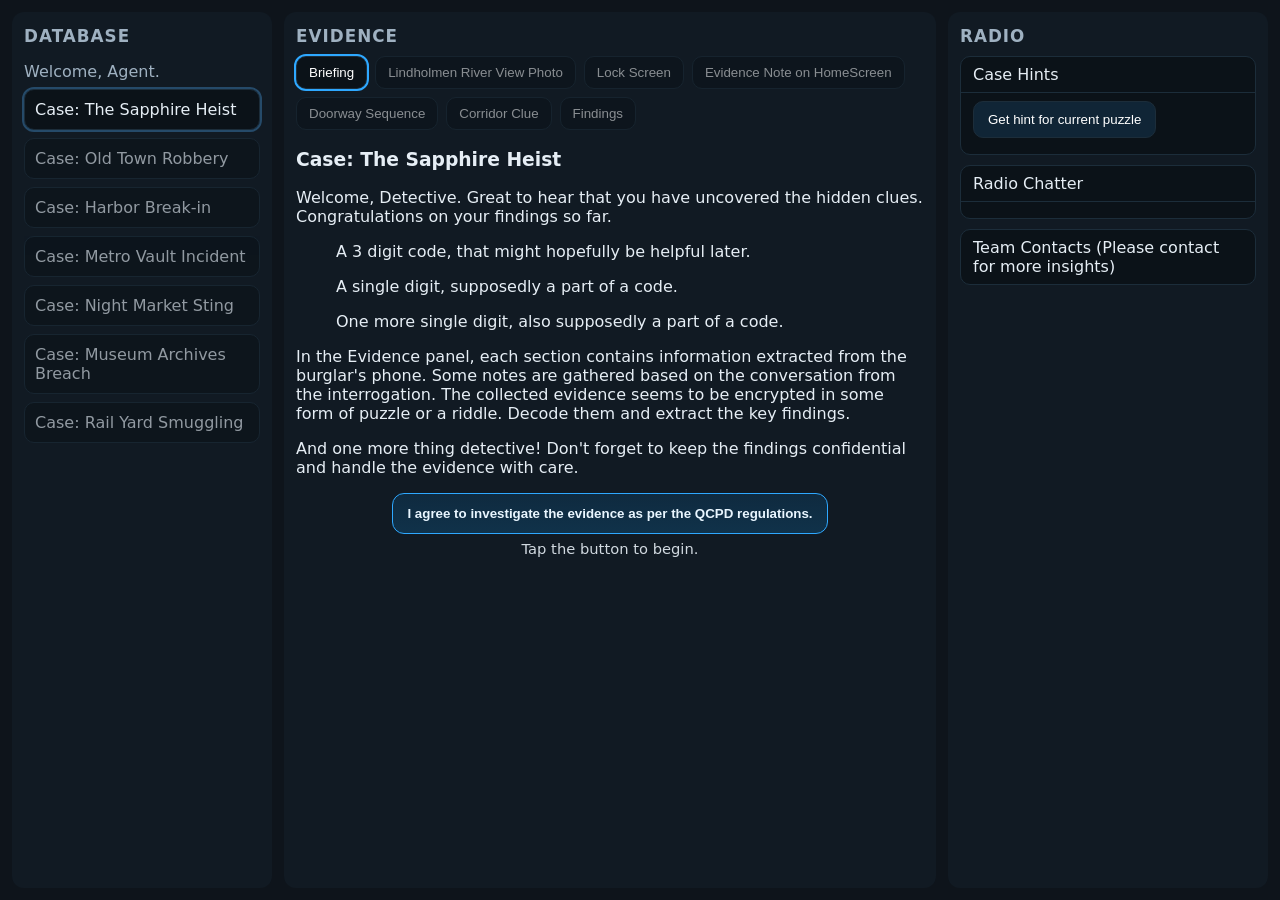
<file: game.html>
<!doctype html>
<html lang="en">

<head>
  <meta charset="utf-8" />
  <meta name="viewport" content="width=device-width, initial-scale=1, user-scalable=yes">
  <meta http-equiv="Cache-Control" content="no-store, no-cache, must-revalidate, max-age=0">
  <meta http-equiv="Pragma" content="no-cache">
  <meta http-equiv="Expires" content="0">

  <title>Evidence - QCPD</title>

  <link rel="stylesheet" href="style.css" />
  <link rel="stylesheet" href="doors.css" />

  <style>
    /* ===== Highlight the "I agree..." CTA ===== */
    #agreeBtn {
      position: relative;
      font-weight: 600;
      border: 1px solid #2ea8ff;
      background: linear-gradient(180deg, #0f2a3f, #10324a);
      color: #e9f6ff;
      padding: 12px 14px;
      border-radius: 12px;
      box-shadow: 0 0 0 0 rgba(46, 168, 255, 0.45);
      transition: transform .08s ease, box-shadow .2s ease, background .2s ease;
      outline-offset: 3px;
    }

    #agreeBtn:hover {
      transform: translateY(-1px);
    }

    #agreeBtn:active {
      transform: translateY(0);
    }

    #agreeBtn:focus-visible {
      outline: 2px solid #2ea8ff;
    }

    .cta-pulse {
      animation: ctaPulse 1.4s ease-in-out infinite;
    }

    @keyframes ctaPulse {
      0% {
        box-shadow: 0 0 0 0 rgba(46, 168, 255, .55);
      }

      70% {
        box-shadow: 0 0 0 14px rgba(46, 168, 255, 0);
      }

      100% {
        box-shadow: 0 0 0 0 rgba(46, 168, 255, 0);
      }
    }

    .agree-row {
      display: flex;
      align-items: center;
      justify-content: center;
      gap: 10px;
      margin-top: 8px;
      flex-wrap: wrap;
    }

    .agree-note {
      color: var(--muted);
      font-size: .95rem;
    }

    @keyframes qcpdPulse {
      0% {
        box-shadow: 0 0 0 0 rgba(46, 168, 255, .65);
      }

      70% {
        box-shadow: 0 0 0 10px rgba(46, 168, 255, 0);
      }

      100% {
        box-shadow: 0 0 0 0 rgba(46, 168, 255, 0);
      }
    }

    .qcpd-pulse {
      position: relative;
      animation: qcpdPulse 1.2s ease-out 2;
      outline: 2px solid var(--accent);
    }

    /* ===== Cipher overlay retained ===== */
    .photo-overlay {
      position: fixed;
      inset: 0;
      z-index: 9998;
      background: rgba(0, 0, 0, .75);
      display: none;
      align-items: center;
      justify-content: center;
      padding: 10px;
    }

    .photo-overlay[aria-hidden="false"] {
      display: flex;
    }

    .photo-frame {
      background: #0b1218;
      border: 1px solid #243546;
      border-radius: 12px;
      width: 100%;
      height: 100%;
      display: flex;
      flex-direction: column;
    }

    .photo-bar {
      display: flex;
      gap: 8px;
      align-items: center;
      justify-content: center;
      padding: 8px;
      border-bottom: 1px solid #243546;
    }

    .photo-bar button {
      padding: 8px 10px;
      border-radius: 10px;
      border: 1px solid #243546;
      background: #102536;
      color: #fff;
      cursor: pointer;
    }

    .photo-vp {
      flex: 1 1 auto;
      overflow: auto;
      -webkit-overflow-scrolling: touch;
      touch-action: none;
      display: flex;
      align-items: center;
      justify-content: center;
      background: #09131a;
      border-radius: 0 0 12px 12px;
    }

    .photo-img {
      transform-origin: center center;
      max-width: 100%;
      max-height: 100%;
    }

    .photo-open-hint {
      text-align: center;
      font-size: .92rem;
      opacity: .9;
      margin-top: 6px;
    }

    /* ===== Doorway shell ===== */
    .zoom-shell {
      --bg: #0d1a24;
      --edge: #243546;
      --ink: #cfe6f7;
      width: 100%;
      background: var(--bg);
      border: 1px solid var(--edge);
      border-radius: 12px;
      padding: 8px;
      box-sizing: border-box;
    }

    .zoom-viewport {
      position: relative;
      overflow: auto;
      touch-action: pan-x pan-y;
      -webkit-overflow-scrolling: touch;
      background: #09131a;
      border-radius: 10px;
      min-height: 240px;
    }

    #evidencePanel {
      overflow: visible;
    }

    .zoom-controls {
      display: flex;
      gap: 8px;
      align-items: center;
      justify-content: center;
      margin-top: 8px;
    }

    .zoom-controls button {
      padding: 8px 10px;
      border-radius: 10px;
      border: 1px solid var(--edge);
      background: #102536;
      color: #fff;
      cursor: pointer;
    }

    .zoom-controls span {
      min-width: 56px;
      text-align: center;
      color: var(--ink);
    }

    #doorsHost {
      transform-origin: top center;
      will-change: transform;
      margin: 0 auto;
      overflow: visible !important;
    }

    #doorsHost *,
    #doorsHost *::before,
    #doorsHost *::after {
      overflow: visible !important;
      max-width: none !important;
    }

    .orient-hint {
      margin-top: 8px;
      padding: 8px 10px;
      border-radius: 8px;
      border: 1px dashed var(--edge);
      color: var(--ink);
      background: #0b1822;
      text-align: center;
      font-size: .95rem;
    }

    #doorsHost canvas,
    #doorsHost svg,
    #doorsHost .door-game-root {
      max-width: none !important;
      display: block;
      overflow: visible !important;
    }

    .zoom-overlay {
      position: fixed;
      inset: 0;
      z-index: 9999;
      background: #000c;
      display: none;
      align-items: center;
      justify-content: center;
      padding: 10px;
    }

    .zoom-overlay[aria-hidden="false"] {
      display: flex;
    }

    .zoom-overlay .overlay-inner {
      background: #0b1218;
      border: 1px solid var(--edge);
      border-radius: 12px;
      width: 100%;
      height: 100%;
      display: flex;
      flex-direction: column;
    }

    .zoom-overlay .overlay-bar {
      display: flex;
      gap: 8px;
      align-items: center;
      justify-content: center;
      padding: 8px;
      border-bottom: 1px solid var(--edge);
    }

    .zoom-overlay .overlay-vp {
      flex: 1 1 auto;
      overflow: auto;
      touch-action: pan-x pan-y;
      -webkit-overflow-scrolling: touch;
      background: #09131a;
      border-radius: 0 0 12px 12px;
    }
  </style>

  <style>
    /* ===== Closed Doors gallery (portrait-first) ===== */
    .door-gallery {
      display: none;
      margin-top: 8px;
      gap: 10px;
      justify-items: center;
    }

    .door-card {
      display: grid;
      grid-template-columns: 56px 1fr auto;
      align-items: center;
      gap: 12px;
      padding: 12px;
      border-radius: 12px;
      border: 1px solid var(--edge);
      background: #0d1a24;
      color: var(--ink);
      cursor: pointer;
      transition: transform .08s ease, background .2s ease, border-color .2s ease;
      width: min(640px, 92vw);
    }

    .door-card:hover {
      transform: translateY(-1px);
      background: #0f2636;
    }

    .door-card:active {
      transform: translateY(0);
    }

    .door-card .door-icon {
      width: 56px;
      height: 56px;
      border-radius: 10px;
      display: flex;
      align-items: center;
      justify-content: center;
      background: #09131a;
      border: 1px solid #243546;
      font-size: 28px;
    }

    .door-card .door-title {
      font-weight: 600;
    }

    .door-card .door-sub {
      opacity: .8;
      font-size: .9rem;
    }

    @media (orientation: portrait) {
      html.dg-ready #doorsZoomShell {
        display: none;
      }

      html.dg-ready .door-gallery {
        display: grid;
        grid-template-columns: 1fr;
      }
    }

    @media (orientation: landscape) {
      .door-gallery {
        display: none;
      }

      #doorsZoomShell {
        display: block;
      }
    }

    #doorsZoomShell {
      max-width: 980px;
      margin: 0 auto;
    }

    #doorsZoomViewport {
      min-height: 280px;
    }

    #doorsHost {
      margin-left: auto;
      margin-right: auto;
    }

    /* 🔒 Hide any per-game confirm/input that might be injected inside Doorway */
    #doorsHost .digit-row,
    #doorsHost [id*="Confirm"],
    #doorsHost [data-role="confirm"],
    #doorsHost .confirm,
    #doorsHost input[type="text"],
    #doorsHost input[type="number"],
    #doorsHost .entry {
      display: none !important;
    }
  </style>
</head>

<body>
  <!-- HARD RESET: keep identity keys; clear other qcpd.* -->
  <script>
    (function hardResetOnOpen() {
      try {
        const toRemove = [];
        for (let i = 0; i < localStorage.length; i++) {
          const k = localStorage.key(i);
          // keep identity keys
          if (k && /^qcpd\./i.test(k) && !/^qcpd\.(name|codename|department)$/i.test(k)) {
            toRemove.push(k);
          }
        }
        toRemove.forEach(k => localStorage.removeItem(k));
      } catch (e) { }
      try { sessionStorage.clear(); } catch (e) { }
      if ('serviceWorker' in navigator) {
        navigator.serviceWorker.getRegistrations?.()
          .then(regs => regs.forEach(r => r.unregister()))
          .catch(() => { });
      }
      if (window.caches?.keys) {
        caches.keys().then(names => Promise.all(names.map(n => caches.delete(n)))).catch(() => { });
      }
      window.addEventListener('pageshow', (e) => { if (e.persisted) { try { location.reload(); } catch { } } });
    })();
  </script>

  <!-- Initialize identity from QR if provided -->
  <script>
    (function initIdentityFromQR() {
      const p = new URLSearchParams(location.search);
      const name = (p.get('name') || '').trim();
      const codename = (p.get('codename') || '').trim();
      const department = (p.get('department') || '').trim();
      if (name) try { localStorage.setItem('qcpd.name', name); } catch { }
      if (codename) try { localStorage.setItem('qcpd.codename', codename); } catch { }
      if (department) try { localStorage.setItem('qcpd.department', department); } catch { }
    })();
  </script>

  <div class="app">
    <!-- Left panel: Database / Cases -->
    <aside class="panel" id="dbPanel">
      <h2 class="title">Database</h2>
      <p id="hello" style="color:var(--muted);margin-bottom:8px"></p>
      <ul class="case-list">
        <li class="case active" data-case="heist">Case: The Sapphire Heist</li>
        <li class="case locked" data-case="solved">Case: Old Town Robbery</li>
        <li class="case locked" data-case="ongoing">Case: Harbor Break-in</li>
        <li class="case locked">Case: Metro Vault Incident</li>
        <li class="case locked">Case: Night Market Sting</li>
        <li class="case locked">Case: Museum Archives Breach</li>
        <li class="case locked">Case: Rail Yard Smuggling</li>
      </ul>
    </aside>

    <!-- Center panel: Evidence -->
    <main class="panel" id="evidencePanel">
      <h2 class="title">Evidence</h2>
      <div id="caseMsg" class="msg" style="display:none"></div>

      <!-- Tabs -->
      <div class="tabs" id="tabs">
        <button class="tab active" data-tab="briefing">Briefing</button>
        <button class="tab disabled" data-tab="cipher">Lindholmen River View Photo</button>
        <button class="tab disabled" data-tab="riddle1">Lock Screen</button>
        <button class="tab disabled" data-tab="potion">Evidence Note on HomeScreen</button>
        <button class="tab disabled" data-tab="doors">Doorway Sequence</button>
        <button class="tab disabled" data-tab="colorcode">Corridor Clue</button>
        <button class="tab disabled" data-tab="findings">Findings</button>
      </div>

      <!-- Sections -->
      <section id="briefing" class="section active">
        <h3>Case: The Sapphire Heist</h3>
        <p>Welcome, Detective. Great to hear that you have uncovered the hidden clues. Congratulations on your findings
          so far. </p>
        <ol>A 3 digit code, that might hopefully be helpful later.</ol>
        <ol>A single digit, supposedly a part of a code.</ol>
        <ol>One more single digit, also supposedly a part of a code.</ol>

        <p>In the Evidence panel, each section contains information extracted from the burglar's phone. Some notes are
          gathered based on the conversation from the interrogation. The collected evidence seems to be encrypted in
          some form of puzzle or a riddle. Decode them and extract the key findings.</p>
        <p class="status">And one more thing detective! Don't forget to keep the findings confidential and handle the
          evidence with care.</p>

        <div class="agree-row">
          <button id="agreeBtn" aria-describedby="agreeHelp">I agree to investigate the evidence as per the QCPD
            regulations.</button>
        </div>
        <p id="agreeHelp" class="hint photo-open-hint" style="text-align:center">Tap the button to begin.</p>
      </section>

      <section id="cipher" class="section">
        <h3>Cipher Terminal - Photo Forensics</h3>
        <p class="status">We recovered a photo from one of the burglar’s phones, believed to have been taken from inside
          Qualcomm’s office. We also noted a cryptic message sent from the same device to an unknown number. The message
          reads: </p>

        <ul class="potion-steps">
          <li><strong>“The river reflects the view, not the clue.</strong>
          </li>
          <li><strong>Above the waterline, a quiet triad guides you through.”</strong></li>
        </ul>

        <p>We suspect the photo and the message are linked. Your expertise is needed to interpret the photo and
          uncover what it hides. Click on the photo to open it. Zoom and pan if needed. Record the code that you
          decipher.</p>

        <figure class="photo-thumb"></figure>
        <p class="hint photo-open-hint">Note: Clicking the photo will open it in a new tab.</p>

        <div style="display:flex;gap:8px;margin-top:8px;justify-content:center">
          <input id="cipherInput" placeholder="Enter code" inputmode="numeric" />
          <button id="cipherConfirm">Confirm</button>
        </div>
        <p id="cipherStatus" class="status"></p>
      </section>

      <section id="riddle1" class="section">
        <h3>Lock Screen</h3>
        <p class="status" style="opacity:.7">This is from the one of the recovered phone's LockScreen of the burglars.
          The code
          seems to be a single digit. Please type in once you have solved it, to note it down.</p>

        <div class="qcpd-riddle">
          <p>I arrive before the journey begins.</p>
          <p>Yet, I am not the road.</p>
          <p>I turn the empty into something.</p>
          <p>Without ever becoming many.</p>
          <p class="qcpd-question">What am I?</p>
        </div>

        <div style="display:flex;gap:8px;margin-top:8px;justify-content:center">
          <input id="riddle1Input" placeholder="Enter digit" inputmode="numeric" />
          <button id="riddle1Confirm">Confirm</button>
        </div>
        <p id="riddle1Status" class="status"></p>
      </section>

      <section id="potion" class="section">
        <h3>Evidence Note on Home-Screen</h3>
        <article class="potion-card">
          <header class="potion-title">Padlock Potion</header>
          <p>We have now reached the home-screen of the burglar's phone. We believe that deciphering this might be the
            only
            way to avoid auto-deletion.</p>

          <div class="potion-body">
            <p class="potion-lede">How to Brew a basic Padlock Potion?</p>
            <p>To bind a common padlock shut and command its clasp to sleep:</p>
            <ul class="potion-steps">
              <li><strong>First, one eyelash from a wild dragon - caught in the sunset’s ruby‑sparked glow.</strong>
              </li>
              <li><strong>Next, two bones from a royal frog - crown‑kissed and pale as snow.</strong></li>
              <li><strong>Last, three drops of snot from a liar’s nose - lies condensed to a glistening flow.</strong>
              </li>
              <li><strong>Stir clockwise:</strong> once for the lash, twice for the bones, thrice for the drops.</li>
              <li><strong>Then whisper:</strong> “By scale and crown, by truth denied - bolt, bar, and latch, be tied.”
              </li>
            </ul>
            <p class="potion-warning"><em>Mind the order! Reverse the steps, and you may unlock forces eager to snap any
                padlock wide open.</em></p>
          </div>
        </article>

        <div style="display:flex;gap:8px;margin-top:10px;justify-content:center">
          <input id="potionInput" placeholder="Enter the deciphered number" inputmode="numeric" />
          <button id="potionConfirm">Confirm</button>
        </div>
        <p id="potionStatus" class="status"></p>
      </section>

      <section id="doors" class="section">
        <h3>Doorway Sequence</h3>
        <p>Great work detective! We have entered the burglar's phone and it looks like it is setup in such a way that
          solving these is the only way forward! Let's
          investigate carefully on what these doors do!</p>
        <p class="status">Click on each door and solve the encryptions. The messages could hint to some code that might
          be useful.</p>

        <!-- Closed Doors gallery (portrait-friendly) -->
        <div id="doorGallery" class="door-gallery" aria-label="Choose a door"></div>

        <!-- Responsive zoom container + fullscreen -->
        <div class="zoom-shell" id="doorsZoomShell" aria-label="Zoomable container">
          <div class="zoom-viewport" id="doorsZoomViewport">
            <div id="doorsHost"></div>
          </div>
          <div class="zoom-controls" aria-label="Zoom controls">
            <button id="zoomOut" title="Zoom out">−</button>
            <span id="zoomLabel" aria-live="polite">100%</span>
            <button id="zoomIn" title="Zoom in">+</button>
            <button id="zoomReset" title="Reset zoom">Reset</button>
            <button id="zoomFullscreen" title="Use entire screen (best on phones)">Fullscreen</button>
          </div>
        </div>

        <!-- Common Doorway code input (367) -->
        <div style="display:flex;gap:8px;margin-top:10px;justify-content:center">
          <input id="doorsCodeInput" placeholder="Enter the revealed digits" inputmode="numeric" />
          <button id="doorsCodeConfirm">Confirm</button>
        </div>

        <p id="doorwayStatus" class="status"></p>

        <div id="orientHint" class="orient-hint" role="note" aria-live="polite" style="display:none">
          Tip: rotate your phone to landscape for a wider view.
        </div>
      </section>

      <!-- Fullscreen overlay for Doorway -->
      <div id="doorsOverlay" class="zoom-overlay" aria-hidden="true" role="dialog">
        <div class="overlay-inner">
          <div class="overlay-bar">
            <button id="fsOut">−</button>
            <span id="fsLabel">100%</span>
            <button id="fsIn">+</button>
            <button id="fsReset">Reset</button>
            <button id="fsClose" title="Close fullscreen">Close</button>
          </div>
          <div class="overlay-vp" id="fsViewport"></div>
        </div>
      </div>

      <section id="colorcode" class="section">
        <h3>Corridor Clue</h3>
        <p>Almost there detective! There seems to be a final fail-safe that the burglars have programmed on their phone.
          Let's solve this and see where it leads!</p>

        <ol class="corridor-hints">
          <li><strong>
              I keep a key to connect something, a scale that weighs nothing.<br>
              I have many legends that tells no tale, but find in me the help to your ail.<br>
              You see in me what you seek, but I am not what you need.<br>
              You have me everywhere, but you seldom truly see me!<br>
            </strong> What am I?
          </li>
          <br>
          <li><strong>
              I am single, sometimes many. In a place of common, I choose only me.<br>
              I make you feel special in every other way; I am always before you, yet you never let me stay.<br>
            </strong> What am I?
          </li>
          <br>
          <li><strong>
              I cradle many havens, yet I never let them fall.<br>
              I wander imperfect circles, never dizzy, through it all.<br>
              I rise and dip with purpose, base and crest align.<br>
              They call me by many names.... but this is how I sign.<br>
            </strong> What am I?
          </li>
          <br>
        </ol>

        <div id="corridorGrid" class="corridor-grid" aria-label="Select one word from each column"></div>

        <div style="display:flex;gap:8px;margin-top:10px;justify-content:center">
          <input id="ringsInput" placeholder="Enter one word from each column" />
          <button id="ringsConfirm">Confirm</button>
        </div>
        <p id="ringsStatus" class="status"></p>
      </section>

      <section id="findings" class="section">
        <h3>Findings</h3>
        <p>Impressive! I have gathered the decoded information and codes here.</p>
        <ul class="findings-list">
          <br>
          <li><strong>243</strong> - Decoded from the Encrypted river view image. Looks like another 3 digit code,
            probably to open a lock.</li>
          <br>
          <li><strong>1</strong> - Decoded from the lock-screen of the phone and revealed a code in itself: ❌❌☑️❌. Could
            this digit be a part of a bigger
            code? </li>
          <br>
          <li><strong>928</strong> - Decoded from evidence found on the home-screen of the phone, The Padlock potion.
            This can only be for one strange lock.</li>
          <br>
          <li><strong>367</strong> - Decoded from the Doorway Sequence. This code is still unclear to me. What do you
            think this would be?</li>
          <br>
          <li><strong>THE WORLD MAP</strong> - Decoded from the Corridor Clue. Could it be a part of the larger picture
            or maybe a place?</li>
          <br>
        </ul>
        <p class="status">Amazing Detective! Let's proceed based on the decoded and collected evidence. It feels like we
          are
          almost there!.</p>
      </section>
    </main>

    <!-- Right panel: Radio -->
    <aside class="panel" id="radioPanel">
      <h2 class="title">Radio</h2>
      <details open>
        <summary>Case Hints</summary>
        <div class="group">
          <button id="hintBtn">Get hint for current puzzle</button>
          <div id="radioHints" style="margin-top:8px"></div>
        </div>
      </details>

      <details open>
        <summary>Radio Chatter</summary>
        <div class="group" id="radioChatter"></div>
      </details>

      <details>
        <summary>Team Contacts (Please contact for more insights)</summary>
        <div class="group">
          <div class="msg">Case Lead: Det. Emma</div>
          <div class="msg">Asst Lead: Det. Jay</div>
          <div class="msg">Evidence Handling: Det. L.</div>
          <div class="msg">Forensics Lab: Dr. D.</div>
          <div class="msg">Surveillance: QCPD Systems</div>
        </div>
      </details>
    </aside>
  </div>

  <!-- Base -->
  <script src="app.js"></script>

  <!-- Shared helpers -->
  <script src="modules/progress.js?v=20260123-4"></script>

  <!-- Puzzle modules -->
  <script src="modules/cipher.js?v=20260123-4"></script>
  <script src="modules/riddle1.js?v=20260123-4"></script>
  <script src="modules/potion.js?v=20260123-4"></script>

  <!-- Doorway Sequence Orchestrator & Games -->
  <script src="modules/doors.js?v=20260123-6"></script>
  <script src="modules/door_minesweep4.js?v=20260123-4"></script>
  <script src="modules/door_composite.js?v=20260123-4"></script>
  <script src="modules/door_path7.js?v=20260123-4"></script>

  <!-- Corridor clue module -->
  <script src="modules/colorcode.js?v=20260123-4"></script>

  <!-- Telemetry - storing data -->
  <!-- <script type="module" src="modules/telemetry.js?v=20260116"></script> -->

  <!-- Telemetry wiring -->
  <!-- <script type="module">
    import { startSession, appendAttempt } from './modules/telemetry.js';

    function getIdentity() {
      return {
        name: localStorage.getItem('qcpd.name') || '',
        codename: localStorage.getItem('qcpd.codename') || '',
        department: localStorage.getItem('qcpd.department') || ''
      };
    }

    // 1) Start the session on Agree
    document.getElementById('agreeBtn')?.addEventListener('click', async () => {
      const { name, codename, department } = getIdentity();
      await startSession({ name, codename, department });
      document.getElementById('agreeBtn')?.classList.remove('cta-pulse');
    });

    // 2) Append attempts on each Confirm
    document.getElementById('cipherConfirm')?.addEventListener('click', async () => {
      const v = document.getElementById('cipherInput')?.value?.trim();
      if (v) await appendAttempt('photo puzzle', v);
    });

    document.getElementById('riddle1Confirm')?.addEventListener('click', async () => {
      const v = document.getElementById('riddle1Input')?.value?.trim();
      if (v) await appendAttempt('riddle 1', v);
    });

    document.getElementById('potionConfirm')?.addEventListener('click', async () => {
      const v = document.getElementById('potionInput')?.value?.trim();
      if (v) await appendAttempt('potion riddle', v);
    });

    document.getElementById('ringsConfirm')?.addEventListener('click', async () => {
      const v = document.getElementById('ringsInput')?.value?.trim();
      if (v) await appendAttempt('corridor riddle', v);
    });

    // 3) Doorway logging: watch for a success banner with id="doors-complete"
    const doorsObs = new MutationObserver(async () => {
      const banner = document.getElementById('doors-complete');
      if (banner) {
        await appendAttempt('doorway sequence', '367');
        doorsObs.disconnect();
      }
    });

    window.addEventListener('DOMContentLoaded', () => {
      const agree = document.getElementById('agreeBtn');
      if (agree) agree.classList.add('cta-pulse');

      doorsObs.observe(document.body, { childList: true, subtree: true });
      const banner = document.getElementById('doors-complete');
      if (banner) { appendAttempt('doorway sequence', '367'); doorsObs.disconnect(); }
    });
  </script> -->
  <script type="module">
    import { startSession, appendAttempt, markSection } from './modules/telemetry.js';

    function getIdentity() {
      return {
        name: localStorage.getItem('qcpd.name') || '',
        codename: localStorage.getItem('qcpd.codename') || '',
        department: localStorage.getItem('qcpd.department') || ''
      };
    }

    // 1) Start the session on Agree (and mark started)
    document.getElementById('agreeBtn')?.addEventListener('click', async () => {
      const { name, codename, department } = getIdentity();
      await startSession({ name, codename, department });    // also sets started=1
      document.getElementById('agreeBtn')?.classList.remove('cta-pulse');
    });

    // 2) Append attempts + mark sections when correct
    // Photo (243)
    document.getElementById('cipherConfirm')?.addEventListener('click', async () => {
      const v = document.getElementById('cipherInput')?.value?.trim();
      if (v) await appendAttempt('photo puzzle', v);
      if ((v || '').replace(/\D+/g, '') === '243') await markSection('photo', 1);
    });

    // Riddle1 (1)
    document.getElementById('riddle1Confirm')?.addEventListener('click', async () => {
      const v = document.getElementById('riddle1Input')?.value?.trim();
      if (v) await appendAttempt('riddle 1', v);
      if ((v || '').replace(/\D+/g, '') === '1') await markSection('riddle1', 1);
    });

    // Potion (928)
    document.getElementById('potionConfirm')?.addEventListener('click', async () => {
      const v = document.getElementById('potionInput')?.value?.trim();
      if (v) await appendAttempt('potion riddle', v);
      if ((v || '').replace(/\D+/g, '') === '928') await markSection('potion', 1);
    });

    // Corridor (we mark when Findings gets unlocked OR confirm pressed if you also validate answer elsewhere)
    document.getElementById('ringsConfirm')?.addEventListener('click', async () => {
      const v = document.getElementById('ringsInput')?.value?.trim();
      if (v) await appendAttempt('corridor riddle', v);
      // correctness is inside modules/colorcode.js; we also observe Findings unlock below
    });

    // 3) Doorway logging/finalization: mark door=1 when success banner appears or our fail-safe triggers
    const doorsObs = new MutationObserver(async () => {
      const banner = document.getElementById('doors-complete');
      if (banner) {
        await appendAttempt('doorway sequence', '367');
        await markSection('doorway', 1);
        doorsObs.disconnect();
      }
    });

    window.addEventListener('DOMContentLoaded', () => {
      const agree = document.getElementById('agreeBtn');
      if (agree) agree.classList.add('cta-pulse');

      doorsObs.observe(document.body, { childList: true, subtree: true });
      const banner = document.getElementById('doors-complete');
      if (banner) { appendAttempt('doorway sequence', '367'); markSection('doorway', 1); doorsObs.disconnect(); }
    });

    // 4) Observe tab unlocks to mark Corridor done (when Findings gets unlocked after corridor)
    (function watchCorridorAndCompletion() {
      const tabs = document.getElementById('tabs');
      if (!tabs) return;

      const mo = new MutationObserver(async (muts) => {
        for (const m of muts) {
          if (m.type === 'attributes' && m.target.matches('button.tab[data-tab="findings"]')) {
            const btn = m.target;
            if (!btn.classList.contains('disabled')) {
              await markSection('corridor', 1);
            }
          }
        }
      });
      const findingsBtn = tabs.querySelector('button.tab[data-tab="findings"]');
      if (findingsBtn) {
        mo.observe(findingsBtn, { attributes: true, attributeFilter: ['class', 'aria-disabled'] });
      }

      // Mark completed when Findings becomes active
      tabs.addEventListener('click', async (e) => {
        const btn = e.target.closest('button.tab');
        if (btn?.dataset.tab === 'findings') {
          // Small delay to allow UI to switch
          setTimeout(() => markSection('completed', 1), 150);
        }
      });
    })();
  </script>


  <!-- CLOSED DOORS GALLERY CONTROLLER -->
  <script>
    (function () {
      const host = document.getElementById('doorsHost');
      const gallery = document.getElementById('doorGallery');
      let roots = [];
      const originalDisplay = new WeakMap();

      function isPortrait() { return window.matchMedia('(orientation: portrait)').matches; }

      function findPuzzleRoots() {
        if (!host) return [];
        let kids = Array.from(host.children).filter(el => el.tagName !== 'SCRIPT' && el.tagName !== 'STYLE');
        kids = kids.filter(el => {
          const r = el.getBoundingClientRect();
          return (r.width * r.height) > 2000;
        });
        if (kids.length >= 3) return kids.slice(0, 3);

        const guesses = host.querySelectorAll('.door-game-root, [data-door], [data-game], #door-mines, #door-composite, #door-path');
        const uniq = [];
        guesses.forEach(el => {
          const root = el.closest('#doorsHost > *') || el;
          if (root && !uniq.includes(root)) uniq.push(root);
        });
        if (uniq.length >= 3) return uniq.slice(0, 3);

        const blocks = Array.from(host.querySelectorAll(':scope *'))
          .filter(el => el.parentElement && el.tagName !== 'SCRIPT' && el.tagName !== 'STYLE');
        const ranked = blocks
          .map(el => ({ el, area: el.getBoundingClientRect().width * el.getBoundingClientRect().height }))
          .sort((a, b) => b.area - a.area)
          .map(x => x.el);
        const chosen = [];
        for (const el of ranked) {
          const top = el.closest('#doorsHost > *') || el;
          if (top && !chosen.includes(top)) chosen.push(top);
          if (chosen.length === 3) break;
        }
        return chosen.length === 3 ? chosen : kids.slice(0, 3);
      }

      function ensureOriginalDisplaySaved() {
        roots.forEach(el => {
          if (!originalDisplay.has(el)) originalDisplay.set(el, el.style.display || '');
        });
      }

      function showOnly(index) {
        ensureOriginalDisplaySaved();
        roots.forEach((el, i) => {
          el.style.display = (i === index) ? (originalDisplay.get(el) || '') : 'none';
        });
      }
      function showAll() {
        roots.forEach(el => {
          const d = originalDisplay.get(el);
          el.style.display = (d == null ? '' : d);
        });
      }

      function buildGallery() {
        if (!gallery) return;
        gallery.innerHTML = '';
        const labels = [
          { icon: '🔒', title: 'Door A', sub: 'Jewel Latin' },
          { icon: '🧨', title: 'Door B', sub: 'Defuser Protocol' },
          { icon: '🗺️', title: 'Door C', sub: 'Path Sequence' },
        ];
        labels.forEach((info, idx) => {
          const card = document.createElement('button');
          card.className = 'door-card';
          card.type = 'button';
          card.setAttribute('data-door', String(idx));
          card.innerHTML = `
          <div class="door-icon" aria-hidden="true">${info.icon}</div>
          <div>
            <div class="door-title">${info.title}</div>
            <div class="door-sub">${info.sub}</div>
          </div>
          <div><span class="door-go">Open</span></div>
        `;
          card.addEventListener('click', () => openDoor(idx));
          gallery.appendChild(card);
        });
      }

      function openDoor(idx) {
        if (!roots.length) return;
        if (isPortrait() && typeof window.__qcpd_openDoorFullscreen === 'function') {
          window.__qcpd_openDoorFullscreen();
          setTimeout(() => { showOnly(idx); }, 30);
        } else {
          showOnly(idx);
          try { document.getElementById('doors').scrollIntoView({ behavior: 'smooth' }); } catch { }
        }
      }

      function onCloseFullscreen() { if (isPortrait()) showAll(); }
      (function hookCloseFS() {
        const fsClose = document.getElementById('fsClose');
        if (fsClose) fsClose.addEventListener('click', onCloseFullscreen);
      })();

      function setLayout() {
        if (!gallery) return;
        const galleryReady = roots && roots.length === 3 && gallery.childElementCount >= 1;

        if (isPortrait() && galleryReady) {
          document.documentElement.classList.add('dg-ready');
          gallery.style.display = 'grid';
          showAll();
        } else {
          document.documentElement.classList.remove('dg-ready');
          gallery.style.display = galleryReady ? 'grid' : 'none';
          showAll();
        }
      }

      const bootObs = new MutationObserver(() => {
        if (!host.firstElementChild) return;
        roots = findPuzzleRoots();
        if (roots.length === 3) {
          ensureOriginalDisplaySaved();
          buildGallery();
          setLayout();
          bootObs.disconnect();
        }
      });
      bootObs.observe(host, { childList: true, subtree: true });

      if (host.firstElementChild) {
        roots = findPuzzleRoots();
        if (roots.length === 3) {
          ensureOriginalDisplaySaved();
          buildGallery();
          setLayout();
          bootObs.disconnect();
        }
      }

      window.addEventListener('resize', setLayout);
      window.addEventListener('orientationchange', () => setTimeout(setLayout, 150));
    })();
  </script>

  <!-- Cipher photo: auto-open in new tab (single step) -->
  <script>
    (function () {
      const thumb = document.querySelector('#cipher .photo-thumb');
      const tabs = document.getElementById('tabs');
      let autoOpenedCipher = false, lastOpenTs = 0;

      function extractImageURL(fig) {
        if (!fig) return null;
        const img = fig.querySelector('img');
        if (img?.src) return img.src;
        const cs = getComputedStyle(fig);
        const bg = cs.backgroundImage || '';
        const m = bg.match(/url\(["']?(.*?)["']?\)/);
        return (m && m[1]) ? m[1] : null;
      }

      function openImageInNewTab(src) {
        const now = Date.now();
        if (!src) return;
        if (now - lastOpenTs < 500) return;
        lastOpenTs = now;
        try { window.open(src, '_blank', 'noopener'); } catch { }
      }

      function tryOpenCipherOnce() {
        if (autoOpenedCipher) return;
        const src = extractImageURL(thumb);
        if (src) { autoOpenedCipher = true; openImageInNewTab(src); }
      }

      function wireThumb() {
        if (!thumb) return;
        thumb.style.cursor = 'zoom-in';
        thumb.addEventListener('click', () => {
          const src = extractImageURL(thumb);
          openImageInNewTab(src);
        });
      }

      const obs = new MutationObserver(() => { wireThumb(); });
      if (thumb) {
        obs.observe(thumb, { childList: true, subtree: true, attributes: true, attributeFilter: ['style', 'class'] });
        wireThumb();
      }

      if (tabs) {
        tabs.addEventListener('click', (e) => {
          const btn = e.target.closest('button.tab');
          if (btn?.dataset.tab === 'cipher') setTimeout(tryOpenCipherOnce, 120);
        });
      }

      document.addEventListener('DOMContentLoaded', () => {
        const active = document.querySelector('.tab.active');
        if (active?.dataset.tab === 'cipher') setTimeout(tryOpenCipherOnce, 150);
      });
    })();
  </script>

  <!-- FAIL-SAFE: Cipher confirm unlock (no auto-advance) -->
  <script>
    (function () {
      function enableNextTab(currentTabId, targetTabId) {
        try {
          const used = !!(window.QCPD?.unlockTab?.(targetTabId, { autoSwitch: false }));
          if (used) return true;
        } catch { }
        const row = document.getElementById('tabs'); if (!row) return false;
        const nextBtn = row.querySelector(`button.tab[data-tab="${targetTabId}"]`);
        if (!nextBtn) return false;
        nextBtn.classList.remove('disabled');
        nextBtn.removeAttribute('disabled');
        nextBtn.setAttribute('aria-disabled', 'false');
        nextBtn.classList.add('qcpd-pulse');
        setTimeout(() => nextBtn.classList.remove('qcpd-pulse'), 1800);
        return true;
      }

      function prefixCheck(statusEl) {
        if (!statusEl) return;
        const t = statusEl.textContent || '';
        if (!/✅/.test(t)) statusEl.textContent = (t ? `✅ ${t}` : '✅ The next section has been unlocked, let us investigate further.');
        statusEl.classList.add('ok');
      }
      function cleanDigits(v) { return (v || '').replace(/\D+/g, ''); }

      window.addEventListener('DOMContentLoaded', () => {
        const input = document.getElementById('cipherInput');
        const btn = document.getElementById('cipherConfirm');
        const status = document.getElementById('cipherStatus');

        if (!btn) return;

        function onSuccess() {
          enableNextTab('cipher', 'riddle1');
          prefixCheck(status);
          input?.classList.remove('input-bad');
          input?.classList.add('input-ok');
        }
        function onFail() {
          if (status) { status.textContent = 'That doesn\'t seem right. Let us open the photo and review again.'; status.classList.remove('ok'); }
          input?.classList.add('input-bad');
          setTimeout(() => input?.classList.remove('input-bad'), 250);
        }

        btn.addEventListener('click', () => {
          const v = cleanDigits(input?.value);
          if (!v) return onFail();
          if (v === '243') onSuccess(); else onFail();
        });
        input?.addEventListener('keydown', (e) => { if (e.key === 'Enter') btn.click(); });

        try {
          const saved = (window.QCPD?.load?.() || {}).cipher;
          const savedVal = (saved && typeof saved === 'object') ? saved.value : saved;
          if (savedVal === '243') { if (input) input.value = '243'; onSuccess(); }
        } catch { }
      });
    })();
  </script>

  <!-- Doorway common code box: accept 367 -->
  <script>
    (function () {
      function enableTab(tabId) {
        try {
          const used = !!(window.QCPD?.unlockTab?.(tabId, { autoSwitch: false }));
          if (used) return;
        } catch { }
        const btn = document.querySelector(`.tab[data-tab="${tabId}"]`);
        if (btn) {
          btn.classList.remove('disabled');
          btn.removeAttribute('disabled');
          btn.setAttribute('aria-disabled', 'false');
          btn.classList.add('qcpd-pulse');
          setTimeout(() => btn.classList.remove('qcpd-pulse'), 1800);
        }
      }
      function markDoorsCompleteForTelemetry() {
        if (!document.getElementById('doors-complete')) {
          const d = document.createElement('div');
          d.id = 'doors-complete';
          d.style.display = 'none';
          document.body.appendChild(d);
        }
      }

      window.addEventListener('DOMContentLoaded', () => {
        const input = document.getElementById('doorsCodeInput');
        const btn = document.getElementById('doorsCodeConfirm');
        const status = document.getElementById('doorwayStatus');

        function ok() {
          enableTab('colorcode');
          if (status) {
            if (!/✅/.test(status.textContent || '')) status.textContent = '✅ The next section has been unlocked, let us proceed to it.';
            status.classList.add('ok');
          }
          input?.classList.remove('input-bad');
          input?.classList.add('input-ok');
          markDoorsCompleteForTelemetry();
        }
        function bad() {
          if (status) { status.textContent = 'That doesn\'t seem right. Let\'s look at the biger picture here, what could the code denote?'; status.classList.remove('ok'); }
          input?.classList.add('input-bad');
          setTimeout(() => input?.classList.remove('input-bad'), 250);
        }

        btn?.addEventListener('click', () => {
          const v = (input?.value || '').replace(/\D+/g, '');
          if (v === '367') ok(); else bad();
        });
        input?.addEventListener('keydown', (e) => { if (e.key === 'Enter') btn?.click(); });

        ['qcpd:doorsComplete', 'doorsComplete'].forEach(evt =>
          window.addEventListener(evt, ok, { once: true })
        );
        const mo = new MutationObserver(() => {
          if (document.querySelector('[data-doors-complete="true"]')) { ok(); mo.disconnect(); }
        });
        mo.observe(document.body, { subtree: true, attributes: true, attributeFilter: ['data-doors-complete'] });
      });
    })();
  </script>

  <!-- Doorway scaler (frozen design size to prevent shrinking) -->
  <script>
    (function () {
      let DESIGN_W = null, DESIGN_H = null, FROZEN = false;

      const viewport = document.getElementById('doorsZoomViewport');
      const host = document.getElementById('doorsHost');
      const zoomInBtn = document.getElementById('zoomIn');
      const zoomOutBtn = document.getElementById('zoomOut');
      const zoomResetBtn = document.getElementById('zoomReset');
      const zoomFsBtn = document.getElementById('zoomFullscreen');
      const zoomLabel = document.getElementById('zoomLabel');

      const fs = document.getElementById('doorsOverlay');
      const fsVp = document.getElementById('fsViewport');
      const fsIn = document.getElementById('fsIn');
      const fsOut = document.getElementById('fsOut');
      const fsReset = document.getElementById('fsReset');
      const fsClose = document.getElementById('fsClose');
      const fsLabel = document.getElementById('fsLabel');

      let currentScale = 1, fitScale = 1;
      const MIN_SCALE = 0.45, MAX_SCALE = 3.0, STEP = 0.15;

      function initialMeasure() {
        if (FROZEN) return;
        const child = host?.firstElementChild; if (!child) return;
        const attrW = parseInt(child.getAttribute?.('width'), 10);
        const attrH = parseInt(child.getAttribute?.('height'), 10);
        const cssW = child.offsetWidth || 960;
        const cssH = child.offsetHeight || 540;

        DESIGN_W = (attrW > 0) ? attrW : (DESIGN_W || Math.max(720, cssW));
        DESIGN_H = (attrH > 0) ? attrH : (DESIGN_H || Math.max(540, cssH));
        // FROKEN = false; // keep FROZEN name consistent
        FROZEN = (DESIGN_W && DESIGN_H);
      }

      function computeFitScale(vpElem) {
        const vpW = vpElem.clientWidth;
        const vpH = vpElem.clientHeight || Math.floor(window.innerHeight * 0.7);
        if (!DESIGN_W || !DESIGN_H) initialMeasure();
        if (!DESIGN_W || !DESIGN_H) return 1;
        const scaleW = vpW / DESIGN_W;
        const scaleH = (vpH - 20) / DESIGN_H;
        return Math.max(MIN_SCALE, Math.min(scaleW, (scaleH || scaleW)));
      }

      function applyScale(scale, labelElem) {
        currentScale = Math.max(MIN_SCALE, Math.min(MAX_SCALE, scale));
        if (host) {
          host.style.transform = `scale(${currentScale})`;
          host.style.width = `${DESIGN_W}px`;
          host.style.height = `${DESIGN_H}px`;
          host.style.marginLeft = host.style.marginRight = 'auto';
        }
        const pct = `${Math.round(currentScale * 100)}%`;
        (labelElem || zoomLabel).textContent = pct;

        if (viewport) {
          const desiredH = DESIGN_H * currentScale + 16;
          const maxH = Math.max(280, Math.min(window.innerHeight * 0.78, desiredH));
          viewport.style.height = `${maxH}px`;
        }
      }

      function fitToViewport(targetVp = viewport, labelElem = zoomLabel) {
        if (!FROZEN) initialMeasure();
        fitScale = computeFitScale(targetVp);
        applyScale(fitScale, labelElem);
      }
      function zoomBy(delta, labelElem) { applyScale(currentScale + delta, labelElem); }
      function resetZoom(labelElem) { applyScale(fitScale, labelElem); }

      zoomInBtn?.addEventListener('click', () => zoomBy(STEP, zoomLabel));
      zoomOutBtn?.addEventListener('click', () => zoomBy(-STEP, zoomLabel));
      zoomResetBtn?.addEventListener('click', () => resetZoom(zoomLabel));

      // Fullscreen overlay
      let inFullscreen = false, placeholder = null;
      function openFullscreen() {
        if (inFullscreen) return;
        inFullscreen = true;
        placeholder = document.createElement('div');
        host?.parentNode?.insertBefore(placeholder, host);
        fsVp?.appendChild(host);
        fs?.setAttribute('aria-hidden', 'false');
        fitToViewport(fsVp, fsLabel);
      }
      function closeFullscreen() {
        if (!inFullscreen) return;
        inFullscreen = false;
        fs?.setAttribute('aria-hidden', 'true');
        if (placeholder?.parentNode) {
          placeholder.parentNode.insertBefore(host, placeholder);
          placeholder.remove(); placeholder = null;
        }
        fitToViewport(viewport, zoomLabel);
      }
      zoomFsBtn?.addEventListener('click', openFullscreen);
      fsClose?.addEventListener('click', closeFullscreen);
      fsIn?.addEventListener('click', () => zoomBy(STEP, fsLabel));
      fsOut?.addEventListener('click', () => zoomBy(-STEP, fsLabel));
      fsReset?.addEventListener('click', () => resetZoom(fsLabel));

      // Pinch-to-zoom
      function makePinch(vp, label) {
        let last = null;
        function dist(a, b) { const dx = a.clientX - b.clientX, dy = a.clientY - b.clientY; return Math.hypot(dx, dy); }
        vp?.addEventListener('touchstart', (e) => { if (e.touches.length === 2) last = dist(e.touches[0], e.touches[1]); }, { passive: true });
        vp?.addEventListener('touchmove', (e) => { if (e.touches.length === 2 && last) { const d = dist(e.touches[0], e.touches[1]); const f = d / last; last = d; applyScale(currentScale * f, label); e.preventDefault(); } }, { passive: false });
        vp?.addEventListener('touchend', () => { last = null; }, { passive: true });
      }
      makePinch(viewport, zoomLabel);
      makePinch(fsVp, fsLabel);

      // Initial fit when content arrives; freeze design size after first measure
      const injectObs = new MutationObserver(() => {
        if (host?.firstElementChild) {
          if (!FROZEN) initialMeasure();
          setTimeout(() => fitToViewport(), 50);
          injectObs.disconnect();
        }
      });
      if (host) injectObs.observe(host, { childList: true, subtree: true });

      // Refit on window changes (🔒 do NOT re-measure design size again)
      window.addEventListener('resize', () => inFullscreen ? fitToViewport(fsVp, fsLabel) : fitToViewport(viewport, zoomLabel));
      window.addEventListener('orientationchange', () => setTimeout(() => inFullscreen ? fitToViewport(fsVp, fsLabel) : fitToViewport(viewport, zoomLabel), 200));

      // Expose helpers (optional)
      window.__qcpd_openDoorFullscreen = openFullscreen;
      window.__qcpd_closeDoorFullscreen = closeFullscreen;
    })();
  </script>
</body>

</html>
</file>
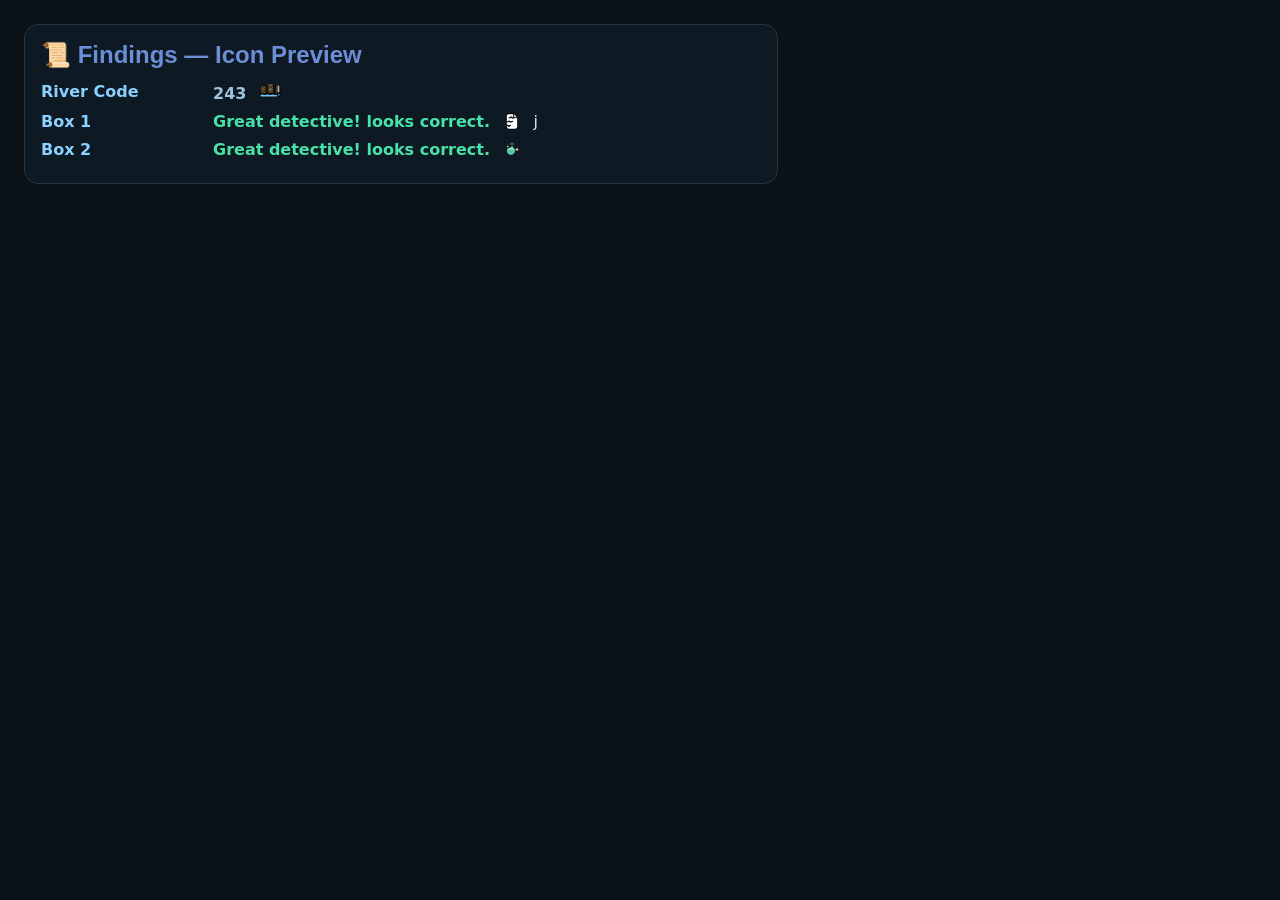
<file: icons.html>
<!doctype html>
<html lang="en">

<head>
  <meta charset="utf-8" />
  <meta name="viewport" content="width=device-width,initial-scale=1" />
  <title>Icon Preview</title>
  <style>
    :root {
      --bg: #0b1218;
      --panel: #0d1a24;
      --edge: #243546;
      --ink: #cfe6f7;
      --ok: #48e1a8;
      --note: #9ec4df;
      --title-font: "Agency FB", Teko, Antonio, Impact, Haettenschweiler, "Arial Narrow", sans-serif;
      --body-font: system-ui, Segoe UI, Roboto, Arial, sans-serif;
    }

    body {
      background: var(--bg);
      color: var(--ink);
      font-family: var(--body-font);
      margin: 0;
      padding: 24px;
    }

    .card {
      border: 1px solid var(--edge);
      background: var(--panel);
      border-radius: 14px;
      padding: 16px;
      max-width: 720px
    }

    h2 {
      font-family: var(--title-font);
      margin: 0 0 10px;
      color: #6C8ED6
    }

    .row {
      display: flex;
      gap: 12px;
      align-items: center;
      margin: 10px 0
    }

    .code-label {
      min-width: 160px;
      color: #8bd1ff;
      font-weight: 600
    }

    .code-note {
      color: var(--note)
    }

    .ok {
      color: var(--ok);
      font-weight: 600
    }

    .demo-line {
      margin: 8px 0
    }

    /* Keep icons neatly aligned with text */
    .code-note svg,
    .code-note img,
    .in-text-icon {
      vertical-align: text-bottom;
      margin-left: 6px;
    }
  </style>
</head>

<body>
  <section class="card">
    <h2>📜 Findings — Icon Preview</h2>

    <!-- River Code line with River icon -->
    <div class="row demo-line">
      <span class="code-label">River Code</span>
      <span class="code-note">
        <b>243</b>
        <!-- RIVER / CITY ICON (24x24) -->
        <svg viewBox="0 0 24 24" width="24" height="24" aria-hidden="true"
          style="vertical-align:text-bottom;margin-left:6px">
          <!-- Buildings -->
          <rect x="2.5" y="6.5" width="5.5" height="7.5" rx="0.8" fill="#E27A3F" stroke="#111" stroke-width="1.5" />
          <rect x="9.5" y="4.5" width="6.0" height="9.5" rx="0.8" fill="#D8C3A5" stroke="#111" stroke-width="1.5" />
          <rect x="17.5" y="6.0" width="4.5" height="8.0" rx="0.8" fill="#E6D5BE" stroke="#111" stroke-width="1.5" />
          <!-- Roof detail -->
          <path d="M18 6 L19.6 4.9 L21 6" fill="#F4EAD5" stroke="#111" stroke-width="1.2" />
          <!-- Windows -->
          <g fill="#FFD54A" stroke="#111" stroke-width="0.9">
            <!-- left bldg -->
            <rect x="3.6" y="7.6" width="1.6" height="1.6" rx="0.2" />
            <rect x="5.8" y="7.6" width="1.6" height="1.6" rx="0.2" />
            <rect x="3.6" y="10.1" width="1.6" height="1.6" rx="0.2" />
            <rect x="5.8" y="10.1" width="1.6" height="1.6" rx="0.2" />
            <rect x="3.6" y="12.6" width="1.6" height="1.6" rx="0.2" />
            <rect x="5.8" y="12.6" width="1.6" height="1.6" rx="0.2" />
            <!-- middle bldg -->
            <rect x="10.5" y="5.8" width="1.7" height="1.7" rx="0.2" />
            <rect x="12.8" y="5.8" width="1.7" height="1.7" rx="0.2" />
            <rect x="10.5" y="8.4" width="1.7" height="1.7" rx="0.2" />
            <rect x="12.8" y="8.4" width="1.7" height="1.7" rx="0.2" />
            <rect x="10.5" y="11.0" width="1.7" height="1.7" rx="0.2" />
            <rect x="12.8" y="11.0" width="1.7" height="1.7" rx="0.2" />
            <!-- right bldg -->
            <rect x="18.3" y="7.3" width="1.5" height="1.5" rx="0.2" />
            <rect x="18.3" y="9.6" width="1.5" height="1.5" rx="0.2" />
            <rect x="18.3" y="11.9" width="1.5" height="1.5" rx="0.2" />
          </g>
          <!-- Water band -->
          <rect x="2" y="14.5" width="20" height="3.0" fill="#3B7EA8" stroke="#111" stroke-width="1.2" rx="0.8" />
          <!-- Waves -->
          <path
            d="M2 15.5c1 0 1.6-.6 2.5-.6s1.6.6 2.5.6 1.6-.6 2.5-.6 1.6.6 2.5.6 1.6-.6 2.5-.6 1.6.6 2.5.6 1.6-.6 2.5-.6V18H2z"
            fill="#6EC6FF" stroke="#111" stroke-width="1.2" />
        </svg>
      </span>
    </div>

    <!-- Success for 287 with crinkled paper -->
    <div class="row demo-line">
      <span class="code-label">Box 1</span>
      <span class="code-note ok">
        Great detective! looks correct.
        <!-- CRINKLED PAPER ICON (20x20) -->
        <svg viewBox="0 0 24 24" width="20" height="20" aria-hidden="true"
          style="vertical-align:text-bottom;margin-left:6px">
          <path fill="#FFFFFF" stroke="#111" stroke-width="1.6"
            d="M7 3h7l5 5v11a3 3 0 0 1-3 3H8a3 3 0 0 1-3-3V6a3 3 0 0 1 2-3z" />
          <path fill="#F7F7F7" stroke="#111" stroke-width="1.6" stroke-linecap="round"
            d="M8.8 8.2l2.4-.9l1.6 1.1l2.2-.8m-8.7 5.5l2.4-.9l1.6 1.1l2.2-.8m-8.7 5.5l2.4-.9l1.6 1.1l2.2-.8" />
          <!-- Dog-ear fold -->
          <path d="M14 3.5V8h4.5" fill="#EFEFEF" stroke="#111" stroke-width="1.2" />
        </svg>
      </span>j
    </div>

    <!-- Success for 928 with potion -->
    <div class="row demo-line">
      <span class="code-label">Box 2</span>
      <span class="code-note ok">
        Great detective! looks correct.
        <!-- POTION ICON (20x20) -->
        <svg viewBox="0 0 24 24" width="20" height="20" aria-hidden="true"
          style="vertical-align:text-bottom;margin-left:6px">
          <!-- Bottle body -->
          <path
            d="M7.5 9.5c-2.6 1.8-3.2 5.3-1.4 7.9c1.8 2.6 5.3 3.2 7.9 1.4c2.6-1.8 3.2-5.3 1.4-7.9c-.3-.4-.6-.8-1-1.1l-1.3-1.6V5.5h1.2V3.5H9.7v2H11v2.7l-1.5 1.2c-.1.1-.3.2-.4.3z"
            fill="#59C1AE" stroke="#111" stroke-width="1.5" />
          <!-- Liquid shine band -->
          <path d="M8 12.2c2.1-.9 4.7-.7 6.4.5" fill="none" stroke="#9BE3D7" stroke-width="1.4"
            stroke-linecap="round" />
          <!-- Cork -->
          <rect x="10.2" y="3.5" width="3.6" height="1.8" rx="0.5" fill="#DA9C43" stroke="#111" stroke-width="1.2" />
          <!-- Neck ring -->
          <ellipse cx="12" cy="6" rx="3.2" ry="1.2" fill="#7ED9C8" stroke="#111" stroke-width="1.2" />
          <!-- Sparkles -->
          <g fill="#FFE88A" stroke="#111" stroke-width="1">
            <path d="M18 10 l1 1.6 l1.8.4 l-1.3 1.3 l.3 1.8L18 14l-1.8 1.1l.3-1.8l-1.3-1.3l1.8-.4z" />
            <path d="M7 7 l.7 1.2 l1.3.3 l-.9.9 l.2 1.3L7 10l-1.3.8l.2-1.3l-.9-.9l1.3-.3z" />
          </g>
        </svg>
      </span>
    </div>

  </section>
</body>

</html>
</file>
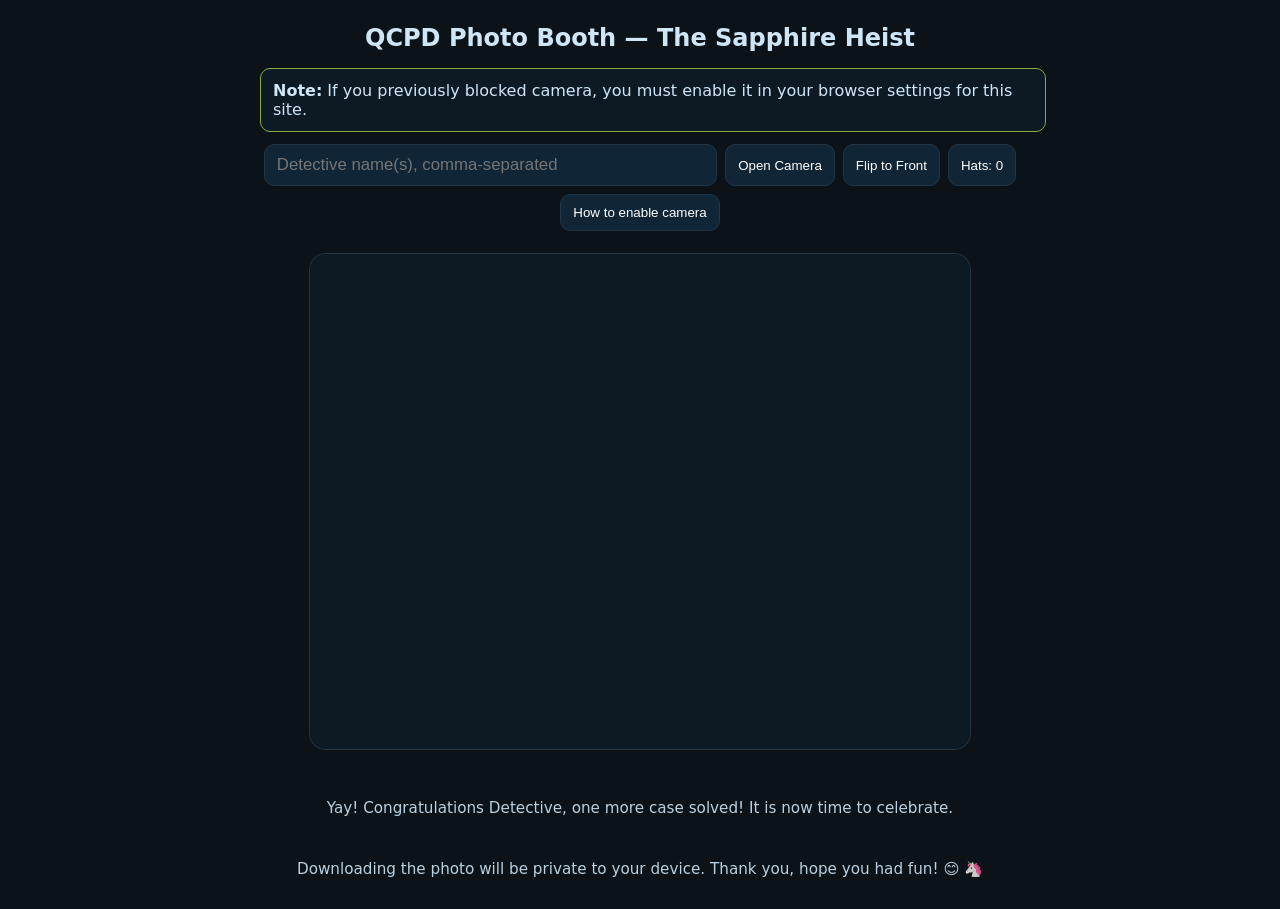
<file: photo.html>
<!doctype html>
<html lang="en">

<head>
    <meta charset="utf-8" />
    <meta name="viewport" content="width=device-width,initial-scale=1" />
    <title>QCPD Photo Booth — The Sapphire Heist</title>
    <style>
        :root {
            --edge: #243546;
            --bg: #0b1218;
            --panel: #0d1a24;
            --ink: #cfe6f7;
            --ok: #29d49a;
            --accent: #2ea8ff;
            --btn-glow: 0 0 12px rgba(46, 168, 255, .55);
        }

        body {
            margin: 0;
            background: var(--bg);
            color: var(--ink);
            font-family: system-ui, Segoe UI, Roboto, Arial
        }

        .wrap {
            max-width: 760px;
            margin: 0 auto;
            padding: 16px;
            display: flex;
            flex-direction: column;
            gap: 12px;
            align-items: center
        }

        h2 {
            margin: 8px 0 4px
        }

        .row {
            display: flex;
            gap: 8px;
            flex-wrap: wrap;
            justify-content: center
        }

        input,
        button {
            padding: 10px 12px;
            border-radius: 10px;
            border: 1px solid var(--edge);
            background: #102536;
            color: #fff;
            cursor: pointer;
        }

        /* ========= CAMERA STAGE (prevents overlap before stream) ========= */
        #stage {
            position: relative;
            width: 100%;
            max-width: 660px;
            margin: 10px auto 0;
            border: 1px solid var(--edge);
            border-radius: 16px;
            background: #0b1621;
            /* Reserve vertical space even before the video is ready */
            aspect-ratio: 4 / 3;
            /* change to 16 / 9 if you prefer */
            overflow: hidden;
        }

        #stage video,
        #stage canvas {
            position: absolute;
            inset: 0;
            width: 100%;
            height: 100%;
            display: block;
            object-fit: contain;
            /* keep full frame visible */
            background: var(--panel);
            transform-origin: center center;
            border-radius: 16px;
            /* match container */
        }

        /* ========= CONTROLS (below the stage) ========= */
        .controls {
            width: 100%;
            max-width: 660px;
            display: flex;
            gap: 10px;
            flex-wrap: wrap;
            align-items: center;
            justify-content: center;
            margin: 10px auto 0;
        }

        .hidden {
            display: none !important;
        }

        /* ===== Bigger, higher-contrast buttons (Capture/Retake) ===== */
        #capture,
        #retake {
            font-size: 1.55rem;
            padding: 18px 28px;
            min-width: 180px;
            font-weight: 700;
            border-radius: 14px;
            border: 3px solid var(--accent);
            background: linear-gradient(180deg, #114162, #0d2c42);
            box-shadow: var(--btn-glow);
        }

        #download {
            font-size: 1rem;
            padding: 10px 16px;
            min-width: 150px;
            border-radius: 12px;
            border: 1px solid var(--edge);
            background: #14334a;
        }

        #capture:disabled,
        #retake:disabled,
        #download:disabled {
            opacity: .45;
            filter: grayscale(10%);
        }

        /* Notices / modal (unchanged) */
        .hint {
            opacity: .9;
            font-size: .95rem
        }

        .notice {
            width: 100%;
            max-width: 760px;
            padding: 12px;
            border-radius: 10px;
            border: 1px solid #8a4;
            background: #0d1a24;
            color: #cfe6f7;
        }

        .warn {
            border-color: #a44;
            background: #2a1111;
            color: #ffdede;
        }

        .notice small {
            opacity: .95
        }

        .modal-backdrop {
            position: fixed;
            inset: 0;
            background: rgba(0, 0, 0, .5);
            display: none;
            align-items: center;
            justify-content: center;
            z-index: 9999;
        }

        .modal {
            background: #0d1a24;
            border: 1px solid var(--edge);
            color: var(--ink);
            border-radius: 12px;
            max-width: 760px;
            width: calc(100% - 24px);
            padding: 16px;
            box-shadow: 0 12px 30px rgba(0, 0, 0, .35);
        }

        .modal h3 {
            margin-top: 0
        }

        .modal .close {
            float: right;
            background: #173247;
            border: 1px solid #27475f;
        }

        .modal ol {
            padding-left: 20px
        }

        .modal a {
            color: #8bd1ff
        }

        /* ===== Feedback block shown AFTER capture ===== */
        #feedback-block {
            width: 100%;
            max-width: 660px;
            display: none;
            flex-direction: column;
            gap: 10px;
            margin-top: 16px;
        }

        #feedback-area {
            width: 100%;
            min-height: 100px;
            resize: vertical;
            padding: 12px;
            border-radius: 10px;
            background: #102536;
            border: 1px solid var(--edge);
            color: #fff;
            font-size: 1rem;
        }

        #feedback-submit {
            align-self: flex-end;
            padding: 10px 20px;
            border-radius: 10px;
            background: #14334a;
            border: 1px solid var(--accent);
            box-shadow: var(--btn-glow);
            font-weight: 600;
            cursor: pointer;
        }

        /* Name box responsive */
        #agent {
            flex: 1 1 380px;
            min-width: 260px;
            max-width: 620px;
            font-size: 1.05rem;
        }
    </style>
</head>

<body>
    <div class="wrap">
        <h2>QCPD Photo Booth — The Sapphire Heist</h2>

        <div id="env-notice"></div>

        <!-- Top controls row -->
        <div class="row">
            <input id="agent" placeholder="Detective name(s), comma-separated" spellcheck="false" />
            <button id="open">Open Camera</button>
            <button id="flip" disabled>Flip to Front</button>
            <button id="hats" disabled>Hats: 0</button>
            <button id="help">How to enable camera</button>
        </div>

        <!-- Camera Stage (reserves height; no overlayed buttons by default) -->
        <div id="stage">
            <video id="vid" playsinline></video>
            <canvas id="can" class="hidden"></canvas>

            <!-- If you prefer on-video buttons, you can unhide this overlay and bind its buttons to the same handlers -->
            <!--
      <div id="overlay" class="">
        <div class="stack">
          <button id="capture_overlay" class="primary">Capture</button>
          <button id="retake_overlay">Retake</button>
        </div>
      </div>
      -->
        </div>

        <!-- Capture controls (below the video) -->
        <div class="controls">
            <button id="capture" class="hidden">Capture</button>
            <button id="retake" class="hidden">Retake</button>
            <button id="download" class="hidden">Download Photo</button>
        </div>

        <!-- Feedback block appears AFTER capture -->
        <div id="feedback-block">
            <textarea id="feedback-area"
                placeholder="How was your Sapphire Heist adventure? Share a short feedback…"></textarea>
            <button id="feedback-submit">Submit Feedback</button>
        </div>

        <p id="msg" class="hint">Yay! Congratulations Detective, one more case solved! It is now time to celebrate.</p>
        <p id="msg2" class="hint">Downloading the photo will be private to your device. Thank you, hope you had fun! 😊
            🦄</p>
    </div>

    <!-- Help modal -->
    <div id="help-backdrop" class="modal-backdrop" role="dialog" aria-modal="true" aria-hidden="true">
        <div class="modal">
            <button class="close" id="help-close">Close</button>
            <h3>Enable camera permission</h3>
            <div id="help-body"></div>
        </div>
    </div>

    <script>
        /* =======================
         * 1) Shared Web App URL (same as the game)
         * ======================= */
        // const SCRIPT_URL = 'https://script.google.com/macros/s/AKfycbx9oeZsEogP6I9a_zXjqz-ZpTxI0xHfptxI4WGdx0Qg-1lbJcdcWVkKDVerh-N-LrcE/exec';
        // const SCRIPT_URL = 'https://script.google.com/macros/s/AKfycbxGojnf4HZch10KAynjK7ucSqJ9tVTvyUJRKIWzWhXFlBEj_MaKM8Xqeb62eADKLbB7/exec';
        const SCRIPT_URL = 'https://script.google.com/macros/s/AKfycbx2uauoTt0M4nRoXtpyOa3YINMhXAVEFHfqju4NICeu5bmLTlxtmWtzMVcKdEG8Fz7-/exec';

        /* =======================
         * 2) Helpers: QR params, thumbnail, fire-and-forget log
         * ======================= */
        function getParams() {
            const p = new URLSearchParams(location.search);
            return {
                name: (p.get('name') || '').trim(),
                team: (p.get('team') || '').trim(),
                event: (p.get('event') || '').trim(),
                auto: p.get('auto') === '1'
            };
        }
        const qp = getParams();

        async function dataURLToThumbBase64(dataURL, targetW = 220, quality = 0.7) {
            return new Promise((resolve) => {
                if (!dataURL) return resolve(null);
                const img = new Image();
                img.onload = () => {
                    const scale = targetW / img.width;
                    const w = targetW, h = Math.max(1, Math.round(img.height * scale));
                    const off = document.createElement('canvas'); off.width = w; off.height = h;
                    off.getContext('2d').drawImage(img, 0, 0, w, h);
                    const out = off.toDataURL('image/jpeg', quality);
                    resolve(out.split(',')[1] || null);
                };
                img.onerror = () => resolve(null);
                img.src = dataURL;
            });
        }

        // Per-tab photo session id
        function getPhotoSid() {
            const k = 'qcpd.photo.sid';
            let v = sessionStorage.getItem(k);
            if (!v) { v = 'p_' + Math.random().toString(36).slice(2); sessionStorage.setItem(k, v); }
            return v;
        }

        // Fire-and-forget, no preflight
        async function sendPhotoLog(payload) {
            try {
                payload.session_id = getPhotoSid();
                await fetch(SCRIPT_URL, { method: 'POST', mode: 'no-cors', headers: { 'Content-Type': 'text/plain;charset=utf-8' }, body: JSON.stringify(payload) });
            } catch (_) { }
        }
    </script>

    <script>
        /* =======================
         * 3) DOM & Prefill
         * ======================= */
        const vid = document.getElementById('vid');
        const can = document.getElementById('can');
        const ctx = can.getContext('2d');

        const openBtn = document.getElementById('open');
        const capBtn = document.getElementById('capture');
        const retakeBtn = document.getElementById('retake');
        const flipBtn = document.getElementById('flip');
        const hatsBtn = document.getElementById('hats');
        const downloadBtn = document.getElementById('download');

        const helpBtn = document.getElementById('help');
        const helpBackdrop = document.getElementById('help-backdrop');
        const helpClose = document.getElementById('help-close');
        const helpBody = document.getElementById('help-body');

        const msg = document.getElementById('msg');
        const agent = document.getElementById('agent');
        const envNotice = document.getElementById('env-notice');

        // Feedback controls (after capture)
        const feedbackBlock = document.getElementById('feedback-block');
        const feedbackArea = document.getElementById('feedback-area');
        const feedbackSubmit = document.getElementById('feedback-submit');

        // Prefill name
        if (qp.name) { agent.value = qp.name; try { localStorage.setItem('qcpd.name', qp.name); } catch { } }
        else { try { const s = localStorage.getItem('qcpd.name'); if (s) agent.value = s; } catch { } }
        agent.addEventListener('change', () => {
            const v = (agent.value || '').trim(); if (v) try { localStorage.setItem('qcpd.name', v); } catch { }
        });

        // Log open
        window.addEventListener('DOMContentLoaded', () => {
            sendPhotoLog({ type: 'photo_open', name: (agent.value || '').trim(), feedback: '' });
            if (qp.auto) setTimeout(() => openBtn.click(), 350);
        });

        // Debounced updates for name
        let updTimer = null;
        function scheduleUpdate() {
            clearTimeout(updTimer);
            updTimer = setTimeout(() => {
                sendPhotoLog({ type: 'photo_update', name: (agent.value || '').trim(), feedback: feedbackArea ? feedbackArea.value.trim() : '' });
            }, 500);
        }
        agent.addEventListener('input', scheduleUpdate);

        /* =======================
         * 4) Help + Env
         * ======================= */
        function addNotice(html, warn = false) {
            const d = document.createElement('div'); d.className = 'notice' + (warn ? ' warn' : ''); d.innerHTML = html; envNotice.appendChild(d);
        }
        function isInAppBrowser() {
            const ua = navigator.userAgent || '';
            return ua.includes('Instagram') || ua.includes('FBAN') || ua.includes('FBAV') ||
                ua.includes(' Line/') || ua.includes('MicroMessenger') ||
                ua.includes('Gmail') || ua.includes('Drive');
        }
        (function startupChecks() {
            if (!window.isSecureContext) addNotice('<b>Camera requires HTTPS.</b><br/>Open this page over <code>https://</code>.', true);
            if (!navigator.mediaDevices || !navigator.mediaDevices.getUserMedia) {
                addNotice('<b>Camera API unavailable in this browser.</b><br/>Open in Safari/Chrome or try updating your browser.', true);
            }
            if (isInAppBrowser()) {
                addNotice('<b>Camera may be blocked by this in‑app browser.</b><br/>Use the ••• or share menu to <b>Open in Safari/Chrome</b>.');
            }
            addNotice('<b>Note:</b> If you previously blocked camera, you must enable it in your browser settings for this site.');
        })();
        function platformHelpHtml() {
            const ua = navigator.userAgent || '';
            const isIOS = /iPhone|iPad|iPod/i.test(ua), isAndroid = /Android/i.test(ua);
            const common = '<p><small>If a site’s camera permission is set to <i>Not allowed</i>, the browser won’t ask again until you change it in settings.</small></p>';
            if (isIOS) return `${common}
        <h4>iPhone / iPad (Safari)</h4>
        <ol><li>Open in <b>Safari</b>.</li><li>Tap <b>aA</b> → <b>Website Settings</b> → <b>Camera</b> → <b>Allow</b>.</li><li>Or Settings → Safari → Camera → <b>Allow</b>.</li><li>Reload and tap <b>Open Camera</b>.</li></ol>
        <h4>iPhone / iPad (Chrome)</h4>
        <ol><li>Open in <b>Chrome</b>.</li><li>Chrome (⋮) → Settings → Site Settings → Camera → <b>Allow</b>.</li><li>Reload and tap <b>Open Camera</b>.</li></ol>`;
            if (isAndroid) return `${common}
        <h4>Android (Chrome)</h4>
        <ol><li>Open in <b>Chrome</b>.</li><li>Tap the <b>lock</b> icon → <b>Permissions</b> → <b>Camera</b> → <b>Allow</b>.</li><li>Or Chrome (⋮) → Settings → Site settings → Camera → <b>Allowed</b>.</li><li>Reload and tap <b>Open Camera</b>.</li></ol>`;
            return `${common}
        <h4>Desktop (Chrome/Edge)</h4>
        <ol><li>Click the <b>camera</b>/<b>lock</b> icon in the address bar.</li><li>Set <b>Camera</b> to <b>Allow</b> for this site.</li><li>Reload and click <b>Open Camera</b>.</li></ol>
        <h4>Desktop (Safari)</h4>
        <ol><li>Safari → <b>Settings for This Website…</b> → <b>Camera</b> → <b>Allow</b>.</li><li>Reload and click <b>Open Camera</b>.</li></ol>`;
        }
        function openHelp() { helpBody.innerHTML = platformHelpHtml(); helpBackdrop.style.display = 'flex'; helpBackdrop.setAttribute('aria-hidden', 'false'); }
        function closeHelp() { helpBackdrop.style.display = 'none'; helpBackdrop.setAttribute('aria-hidden', 'true'); }
        document.getElementById('help').onclick = openHelp;
        helpClose.onclick = closeHelp;
        helpBackdrop.addEventListener('click', e => { if (e.target === helpBackdrop) closeHelp(); });

        /* =======================
         * 5) Camera logic
         * ======================= */
        let stream, facing = 'environment', mirror = false, hatCount = 0;

        function applyPreviewTransforms() {
            const mirrorScale = mirror ? -1 : 1;
            vid.style.transform = `scaleX(${mirrorScale})`; // mirror only preview for front cam
            can.style.transform = 'none';                   // keep canvas non-mirrored
            flipBtn.textContent = (facing === 'environment') ? 'Flip to Front' : 'Flip to Back';
            hatsBtn.textContent = `Hats: ${hatCount}`;
        }

        async function stopStream() { if (stream) { stream.getTracks().forEach(t => t.stop()); stream = null; } }

        async function getBestStream(desiredFacing) {
            try {
                return await navigator.mediaDevices.getUserMedia({
                    video: { facingMode: desiredFacing, width: { ideal: 1920 }, height: { ideal: 1080 } }, audio: false
                });
            } catch (e) {/* fallback below */ }
            const devices = await navigator.mediaDevices.enumerateDevices();
            const videos = devices.filter(d => d.kind === 'videoinput');
            if (!videos.length) throw new Error('No camera device found');
            const norm = s => (s || '').toLowerCase(); let pick;
            if (desiredFacing === 'environment') {
                pick = videos.find(d => norm(d.label).includes('back')) || videos.slice(-1)[0];
            } else {
                pick = videos.find(d => norm(d.label).includes('front')) || videos[0];
            }
            return await navigator.mediaDevices.getUserMedia({ video: { deviceId: { exact: pick.deviceId } }, audio: false });
        }

        async function checkCameraPermissionState() {
            if (!navigator.permissions || !navigator.permissions.query) return null;
            try { const st = await navigator.permissions.query({ name: 'camera' }); return st.state; } catch { return null; }
        }

        function addNoticeInline(html, warn = false) {
            const div = document.createElement('div'); div.className = 'notice' + (warn ? ' warn' : ''); div.innerHTML = html; envNotice.appendChild(div);
        }
        function showDeniedNoticeInline() {
            addNoticeInline(`<b>Camera permission is blocked for this site.</b><br/>You must allow it in your <b>browser settings</b>, then reload and tap <b>Open Camera</b>.`, true);
        }

        // UI helpers (visibility)
        function show(el, on = true) { if (!el) return; el.classList.toggle('hidden', !on); }
        function idleUI() {
            show(capBtn, false); show(retakeBtn, false); show(downloadBtn, false);
            can.classList.add('hidden'); vid.classList.remove('hidden');
            // buttons enable/disable not needed when hidden; keep enabled for quick UX
        }
        function liveUI() {
            show(capBtn, true); show(retakeBtn, false); show(downloadBtn, false);
            can.classList.add('hidden'); vid.classList.remove('hidden');
        }
        function capturedUI() {
            show(capBtn, false); show(retakeBtn, true); show(downloadBtn, true);
            can.classList.remove('hidden'); vid.classList.add('hidden');
        }

        async function openCamera() {
            try {
                const state = await checkCameraPermissionState();
                if (state === 'denied') showDeniedNoticeInline();

                await stopStream();
                stream = await getBestStream(facing);
                vid.srcObject = stream;

                await vid.play().catch(() => { });
                flipBtn.disabled = false; hatsBtn.disabled = false;

                // Ensure dimensions ready so canvas sizing works
                await new Promise(res => {
                    if (vid.readyState >= 2) return res();
                    vid.onloadedmetadata = () => res();
                    setTimeout(res, 800);
                });

                mirror = (facing === 'user');
                applyPreviewTransforms();
                liveUI();
                feedbackBlock.style.display = 'none';
                msg.textContent = 'Camera ready — align and Capture.';
            } catch (_) {
                idleUI();
            }
        }

        openBtn.onclick = openCamera;
        flipBtn.onclick = async () => { facing = (facing === 'environment') ? 'user' : 'environment'; await openCamera(); };
        hatsBtn.onclick = () => { hatCount = (hatCount + 1) % 5; hatsBtn.textContent = `Hats: ${hatCount}`; };

        /* =======================
         * 6) Overlays and caption drawing
         * ======================= */
        function fitFontSize(text, basePx, maxWidth, fontStack) {
            let size = Math.max(10, basePx);
            ctx.font = `${size}px ${fontStack}`;
            while (ctx.measureText(text).width > maxWidth && size > 10) {
                size -= 1; ctx.font = `${size}px ${fontStack}`;
            }
            return size;
        }
        function wrapTwoLines(text, maxWidth) {
            const words = text.split(/\s+/); let line1 = ''; let i = 0;
            for (; i < words.length; i++) {
                const test = line1 ? (line1 + ' ' + words[i]) : words[i];
                if (ctx.measureText(test).width <= maxWidth) line1 = test; else break;
            }
            const line2 = words.slice(i).join(' ');
            return [line1, line2];
        }
        function drawRoundedRectPath(ctx, x, y, w, h, r) {
            const rr = Math.min(r, w / 2, h / 2);
            ctx.beginPath();
            ctx.moveTo(x + rr, y);
            ctx.arcTo(x + w, y, x + w, y + h, rr);
            ctx.arcTo(x + w, y + h, x, y + h, rr);
            ctx.arcTo(x, y + h, x, y, rr);
            ctx.arcTo(x, y, x + rr, y, rr);
            ctx.closePath();
        }
        function drawHat(ctx, cx, cy, size, rotRad = 0) {
            const brimW = size * 1.1, brimH = size * 0.22, crownW = size * 0.62, crownH = size * 0.38, bandH = crownH * 0.22;
            ctx.save(); ctx.translate(cx, cy); ctx.rotate(rotRad);
            ctx.save(); ctx.globalAlpha = 0.25; ctx.fillStyle = '#000';
            ctx.beginPath(); ctx.ellipse(0, brimH * 0.55, brimW * 0.55, brimH * 0.35, 0, 0, Math.PI * 2); ctx.fill(); ctx.restore();
            ctx.fillStyle = '#2b2b2f'; ctx.strokeStyle = '#1e1e22'; ctx.lineWidth = Math.max(2, size * 0.02);
            ctx.beginPath(); ctx.ellipse(0, 0, brimW / 2, brimH / 2, 0, 0, Math.PI * 2); ctx.fill(); ctx.stroke();
            const cx0 = -crownW / 2, cy0 = -brimH * 0.75 - crownH * 0.5;
            drawRoundedRectPath(ctx, cx0, cy0, crownW, crownH, size * 0.06); ctx.fillStyle = '#35353b'; ctx.fill(); ctx.strokeStyle = '#222228'; ctx.stroke();
            ctx.fillStyle = '#c9853a'; ctx.fillRect(cx0, cy0 + crownH * 0.45, crownW, bandH);
            ctx.globalAlpha = 0.12; ctx.fillStyle = '#fff'; drawRoundedRectPath(ctx, cx0 + 3, cy0 + 3, crownW - 6, bandH * 0.6, size * 0.03); ctx.fill();
            ctx.restore();
        }
        function computeHatPlacements(w, h, count) {
            const s = Math.min(w, h) * 0.22, yTop = h * 0.22, arr = [];
            if (count <= 0) return arr;
            if (count === 1) arr.push({ x: w * 0.50, y: yTop, s, r: 0 });
            else if (count === 2) { arr.push({ x: w * 0.28, y: yTop, s, r: -0.14 }); arr.push({ x: w * 0.72, y: yTop, s, r: 0.14 }); }
            else if (count === 3) {
                arr.push({ x: w * 0.22, y: yTop * 1.04, s: s * 0.95, r: -0.16 });
                arr.push({ x: w * 0.50, y: yTop * 0.95, s, r: 0 });
                arr.push({ x: w * 0.78, y: yTop * 1.04, s: s * 0.95, r: 0.16 });
            } else {
                arr.push({ x: w * 0.20, y: yTop * 1.08, s: s * 0.92, r: -0.18 });
                arr.push({ x: w * 0.42, y: yTop * 0.98, s: s * 0.95, r: -0.06 });
                arr.push({ x: w * 0.64, y: yTop * 1.00, s: s * 0.95, r: 0.06 });
                arr.push({ x: w * 0.82, y: yTop * 1.10, s: s * 0.90, r: 0.18 });
            }
            return arr;
        }
        function drawHatsOverlay(w, h, count) {
            if (!count) return; for (const p of computeHatPlacements(w, h, count)) drawHat(ctx, p.x, p.y, p.s, p.r);
        }

        function formatDetectiveNames(raw) {
            const parts = (raw || '').split(',').map(s => s.trim()).filter(Boolean);
            if (parts.length <= 1) return { title: 'Detective', names: parts[0] || 'Detective' };
            const names = (parts.length === 2) ? parts.join(' &amp; ') : parts.slice(0, -1).join(', ') + ' &amp; ' + parts.slice(-1);
            return { title: 'Detectives', names };
        }
        function wrapTextToLines(text, maxWidth, basePx, fontStack, maxLines = 2) {
            let size = Math.max(10, basePx);
            const words = text.split(/\s+/);
            while (size >= 10) {
                ctx.font = `${size}px ${fontStack}`;
                const lines = []; let i = 0;
                while (i < words.length && lines.length < maxLines) {
                    let line = words[i++];
                    while (i < words.length && ctx.measureText(line + ' ' + words[i]).width <= maxWidth) {
                        line += ' ' + words[i++];
                    }
                    lines.push(line);
                }
                const allFit = (i === words.length) && lines.every(l => ctx.measureText(l).width <= maxWidth);
                if (allFit) return { size, lines };
                size -= 1;
            }
            ctx.font = `10px ${fontStack}`; return { size: 10, lines: [text] };
        }

        function drawFrame(w, h, rawName) {
            const { title: titleWord, names } = formatDetectiveNames(rawName);
            const bannerTitle = '👑 QCPD — The Sapphire Heist';
            const extra = 'The Evidence will be sent to Archives';
            const titleFontStack = `"Segoe UI", system-ui, Arial`;
            const capFontStack = `"Segoe UI", system-ui, Arial`;
            const emojiFont = `"Segoe UI Emoji","Apple Color Emoji","Noto Color Emoji",sans-serif`;
            const captionMain = `🦄 ${titleWord} ${names} • Case Solved!`;
            const isPortrait = (w / h) < 0.9;

            if (!isPortrait) {
                const topH = Math.floor(h * 0.13);
                const grad = ctx.createLinearGradient(0, 0, w, 0); grad.addColorStop(0, '#0e2130'); grad.addColorStop(1, '#10324a');
                ctx.fillStyle = grad; ctx.fillRect(0, 0, w, topH);

                ctx.fillStyle = '#cfe6f7'; ctx.textBaseline = 'middle'; ctx.textAlign = 'left';
                const sideM = Math.floor(w * 0.035), innerW = w - sideM * 2, titleBase = Math.floor(h * 0.055);
                const titleSize = fitFontSize(bannerTitle, titleBase, innerW, titleFontStack);
                ctx.font = `${titleSize}px ${titleFontStack}`;
                ctx.fillText(bannerTitle, sideM, Math.floor(h * 0.085));

                const botH = Math.floor(h * 0.20), botY = h - botH;
                ctx.fillStyle = 'rgba(16,37,54,0.92)'; ctx.fillRect(0, botY, w, botH);

                ctx.fillStyle = '#29d49a'; ctx.textBaseline = 'alphabetic'; ctx.textAlign = 'left';
                const capBase = Math.floor(h * 0.05); const capSize = fitFontSize(captionMain, capBase, innerW, capFontStack);
                ctx.font = `${capSize}px ${capFontStack}`;
                ctx.fillText(captionMain, sideM, Math.floor(h * 0.92));

                ctx.font = `${Math.floor(h * 0.06)}px ${emojiFont}`;
                ctx.fillText('🔷', Math.floor(w * 0.70), Math.floor(h * 0.10));
                ctx.fillText('💍', Math.floor(w * 0.75), Math.floor(h * 0.10));
                ctx.fillText('📿', Math.floor(w * 0.80), Math.floor(h * 0.10));
                ctx.fillText('♦️', Math.floor(w * 0.85), Math.floor(h * 0.10));
                ctx.fillText('✨', Math.floor(w * 0.02), Math.floor(h * 0.87));
                ctx.fillText('🚔', Math.floor(w * 0.06), Math.floor(h * 0.87));
                ctx.fillText('✨', Math.floor(w * 0.10), Math.floor(h * 0.87));
                return;
            }

            // Portrait
            const sideM = Math.floor(w * 0.04), innerW = w - sideM * 2;
            const topH = Math.floor(h * 0.10);
            const grad = ctx.createLinearGradient(0, 0, w, 0); grad.addColorStop(0, '#0e2130'); grad.addColorStop(1, '#10324a');
            ctx.fillStyle = grad; ctx.fillRect(0, 0, w, topH);

            const titleBase = Math.floor(h * 0.045);
            const titleSize = fitFontSize(bannerTitle, titleBase, innerW, titleFontStack);
            ctx.font = `${titleSize}px ${titleFontStack}`;
            ctx.fillStyle = '#cfe6f7'; ctx.textBaseline = 'middle'; ctx.textAlign = 'left';
            ctx.fillText(bannerTitle, sideM, Math.floor(topH * 0.58));

            const botH = Math.floor(h * 0.16), botY = h - botH;
            ctx.fillStyle = 'rgba(16,37,54,0.92)'; ctx.fillRect(0, botY, w, botH);

            const capBase = Math.floor(h * 0.045);
            const { size: mainSize, lines: mainLines } = wrapTextToLines(captionMain, innerW, capBase, capFontStack, 2);
            ctx.fillStyle = '#29d49a'; ctx.textBaseline = 'alphabetic'; ctx.textAlign = 'left';
            const lineGap = Math.max(4, Math.floor(mainSize * 0.28));
            const approxLineHeight = mainSize + lineGap;
            const maxLinesVert = Math.max(1, Math.floor((botH * 0.88) / approxLineHeight));
            const drawExtra = (mainLines.length < maxLinesVert);

            let y = Math.floor(botY + botH * 0.45);
            ctx.font = `${mainSize}px ${capFontStack}`;
            for (const ln of mainLines) { ctx.fillText(ln, sideM, y); y += approxLineHeight; }

            if (drawExtra) {
                const extraSize = Math.min(mainSize, fitFontSize(extra, mainSize, innerW, capFontStack));
                ctx.font = `${extraSize}px ${capFontStack}`;
                ctx.fillText(extra, sideM, y);
            }

            ctx.font = `${Math.floor(h * 0.055)}px ${emojiFont}`;
            ctx.fillText('✨🔷💍🔷✨', Math.floor(sideM), Math.floor(botY - h * 0.02));
        }

        function drawVideoToCanvas() {
            const vw = vid.videoWidth, vh = vid.videoHeight;
            if (!vw || !vh) return false;
            can.width = vw; can.height = vh; ctx.save();
            if (mirror) { ctx.translate(vw, 0); ctx.scale(-1, 1); }
            ctx.drawImage(vid, 0, 0, vw, vh); ctx.restore();
            const name = (agent.value || '').trim() || localStorage.getItem('qcpd.name') || 'Detective';
            drawFrame(vw, vh, name);
            drawHatsOverlay(vw, vh, hatCount);
            return true;
        }

        /* =======================
         * 7) Capture / Retake / Download
         * ======================= */
        function setButtonsLive() { liveUI(); }
        function setButtonsCaptured() { capturedUI(); }
        function setButtonsIdle() { idleUI(); }

        capBtn.onclick = async () => {
            const ok = drawVideoToCanvas();
            if (!ok) { msg.textContent = 'Video not ready.'; return; }
            await stopStream();
            setButtonsCaptured();
            downloadBtn.disabled = false;
            msg.textContent = 'Review the shot. You can retake or download.';

            const imageDataURL = can.toDataURL('image/jpeg', 0.92);
            const thumbB64 = await dataURLToThumbBase64(imageDataURL, 220, 0.70);
            const fullB64 = (imageDataURL.split(',')[1] || null);

            // Show feedback block AFTER capture
            feedbackBlock.style.display = 'flex';

            sendPhotoLog({
                type: 'photo_capture',
                name: (agent.value || '').trim(),
                feedback: (feedbackArea?.value || '').trim(),
                thumbB64: thumbB64 || null,
                fullB64: fullB64 || null
            });
        };

        retakeBtn.onclick = async () => {
            feedbackBlock.style.display = 'none';
            setButtonsLive();
            downloadBtn.disabled = true;
            await openCamera();
        };

        downloadBtn.onclick = () => {
            const dataUrl = can.toDataURL('image/jpeg', 0.92);
            if (!dataUrl) { msg.textContent = 'No image to download yet.'; return; }
            const a = document.createElement('a'); a.href = dataUrl; a.download = `qcpd_${Date.now()}.jpg`; a.click();
        };

        // Live updates from feedback + explicit submit
        let fbTimer = null;
        function scheduleFeedbackUpdate() {
            clearTimeout(fbTimer);
            fbTimer = setTimeout(() => {
                sendPhotoLog({ type: 'photo_update', name: (agent.value || '').trim(), feedback: (feedbackArea?.value || '').trim() });
            }, 500);
        }
        feedbackArea?.addEventListener('input', scheduleFeedbackUpdate);

        document.getElementById('feedback-submit').onclick = () => {
            sendPhotoLog({ type: 'photo_update', name: (agent.value || '').trim(), feedback: (feedbackArea?.value || '').trim() });
            alert('Feedback submitted — thank you!');
        };

        // Start in idle UI (nothing shown until stream is live)
        setButtonsIdle();
    </script>
</body>

</html>
</file>
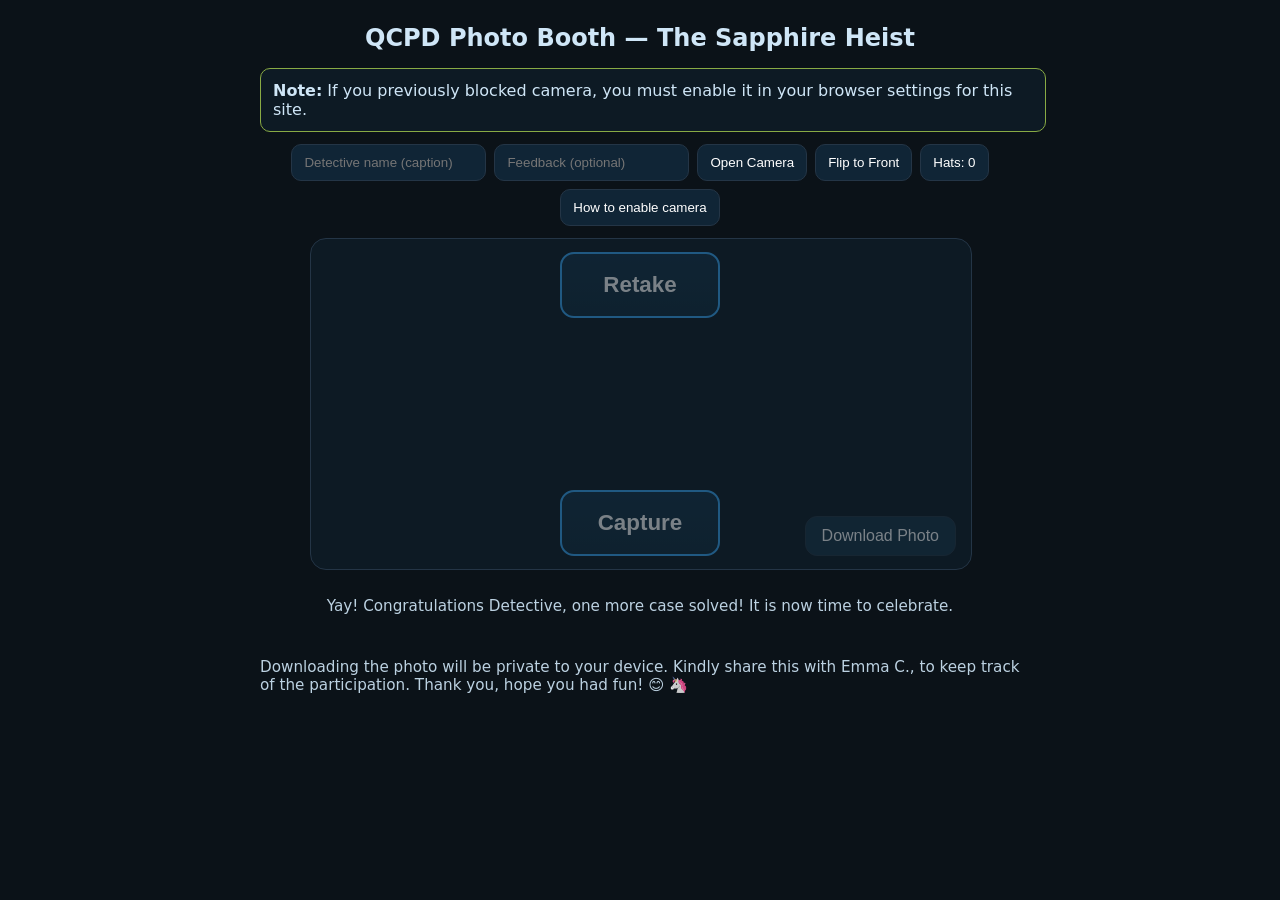
<file: photo.html_working_perefectly_connected_to_spreadsheet.html>
<!doctype html>
<html lang="en">

<head>
    <meta charset="utf-8" />
    <meta name="viewport" content="width=device-width,initial-scale=1" />
    <title>QCPD Photo Booth — The Sapphire Heist</title>
    <style>
        :root {
            --edge: #243546;
            --bg: #0b1218;
            --panel: #0d1a24;
            --ink: #cfe6f7;
            --ok: #29d49a;
            --accent: #2ea8ff;
        }

        body {
            margin: 0;
            background: var(--bg);
            color: var(--ink);
            font-family: system-ui, Segoe UI, Roboto, Arial
        }

        .wrap {
            max-width: 760px;
            margin: 0 auto;
            padding: 16px;
            display: flex;
            flex-direction: column;
            gap: 12px;
            align-items: center
        }

        h2 {
            margin: 8px 0 4px
        }

        .row {
            display: flex;
            gap: 8px;
            flex-wrap: wrap;
            justify-content: center
        }

        input,
        button {
            padding: 10px 12px;
            border-radius: 10px;
            border: 1px solid var(--edge);
            background: #102536;
            color: #fff;
            cursor: pointer;
        }

        video,
        canvas {
            display: block;
            width: 100%;
            height: auto;
            max-width: 660px;
            max-height: 70vh;
            object-fit: contain;
            border: 1px solid var(--edge);
            border-radius: 16px;
            background: var(--panel);
            transform-origin: center center;
        }

        .hint {
            opacity: .9;
            font-size: .95rem
        }

        .notice {
            width: 100%;
            max-width: 760px;
            padding: 12px;
            border-radius: 10px;
            border: 1px solid #8a4;
            background: #0d1a24;
            color: #cfe6f7;
        }

        .warn {
            border-color: #a44;
            background: #2a1111;
            color: #ffdede;
        }

        .notice small {
            opacity: .95;
        }

        .modal-backdrop {
            position: fixed;
            inset: 0;
            background: rgba(0, 0, 0, .5);
            display: none;
            align-items: center;
            justify-content: center;
            z-index: 9999;
        }

        .modal {
            background: #0d1a24;
            border: 1px solid var(--edge);
            color: var(--ink);
            border-radius: 12px;
            max-width: 760px;
            width: calc(100% - 24px);
            padding: 16px;
            box-shadow: 0 12px 30px rgba(0, 0, 0, .35);
        }

        .modal h3 {
            margin-top: 0;
        }

        .modal .close {
            float: right;
            background: #173247;
            border: 1px solid #27475f;
        }

        .modal ol {
            padding-left: 20px;
        }

        .modal a {
            color: #8bd1ff;
        }

        .photo-container {
            position: relative;
            width: 100%;
            max-width: 660px;
        }

        #capture,
        #retake {
            font-size: 1.4rem;
            padding: 18px 26px;
            min-width: 160px;
            font-weight: 600;
            border-radius: 14px;
            border: 2px solid #2ea8ff;
            background: linear-gradient(180deg, #10324a, #0f2a3f);
        }

        #download {
            font-size: 1rem;
            padding: 10px 16px;
            min-width: 130px;
            border-radius: 12px;
            border: 1px solid var(--edge);
            background: #14334a;
        }

        #capture:disabled,
        #retake:disabled,
        #download:disabled {
            opacity: .45;
            filter: grayscale(10%);
        }

        #capture,
        #retake,
        #download {
            position: absolute;
            z-index: 20;
        }

        @media (orientation:portrait) {
            #capture {
                left: 14px;
                bottom: 18px;
                transform: none;
            }

            #retake {
                right: 14px;
                bottom: 18px;
                transform: none;
            }

            #download {
                position: static;
                display: block;
                margin: 10px auto 0;
                transform: none;
            }
        }

        @media (orientation:landscape) {
            #retake {
                left: 50%;
                top: 14px;
                transform: translateX(-50%);
            }

            #capture {
                left: 50%;
                bottom: 14px;
                transform: translateX(-50%);
            }

            #download {
                right: 14px;
                bottom: 14px;
                transform: none;
            }
        }
    </style>
</head>

<body>
    <div class="wrap">
        <h2>QCPD Photo Booth — The Sapphire Heist</h2>

        <div id="env-notice"></div>

        <!-- Top controls row -->
        <div class="row">
            <input id="agent" placeholder="Detective name (caption)">
            <input id="feedback" placeholder="Feedback (optional)">
            <button id="open">Open Camera</button>
            <button id="flip" disabled>Flip to Front</button>
            <button id="hats" disabled>Hats: 0</button>
            <button id="help">How to enable camera</button>
        </div>

        <!-- Anchored area -->
        <div class="photo-container">
            <video id="vid" playsinline></video>
            <canvas id="can" style="display:none"></canvas>
            <button id="retake" disabled>Retake</button>
            <button id="capture" disabled>Capture</button>
            <button id="download" disabled>Download Photo</button>
        </div>

        <p id="msg" class="hint">Yay! Congratulations Detective, one more case solved! It is now time to celebrate.</p>
        <p id="msg2" class="hint">Downloading the photo will be private to your device. Kindly share this with Emma C.,
            to keep track of the participation. Thank you, hope you had fun! 😊 🦄</p>
    </div>

    <!-- Help modal -->
    <div id="help-backdrop" class="modal-backdrop" role="dialog" aria-modal="true" aria-hidden="true">
        <div class="modal">
            <button class="close" id="help-close">Close</button>
            <h3>Enable camera permission</h3>
            <div id="help-body"></div>
        </div>
    </div>

    <script>
        /* =======================
         * 1) Shared Web App URL (same as the game)
         * ======================= */
        const SCRIPT_URL = 'https://script.google.com/macros/s/AKfycbx9oeZsEogP6I9a_zXjqz-ZpTxI0xHfptxI4WGdx0Qg-1lbJcdcWVkKDVerh-N-LrcE/exec';

        /* =======================
         * 2) Helpers: QR params, thumbnail, fire-and-forget log
         * ======================= */
        function getParams() {
            const p = new URLSearchParams(location.search);
            return {
                name: (p.get('name') || '').trim(),
                team: (p.get('team') || '').trim(),
                event: (p.get('event') || '').trim(),
                auto: p.get('auto') === '1'
            };
        }
        const qp = getParams();

        async function dataURLToThumbBase64(dataURL, targetW = 220, quality = 0.7) {
            return new Promise((resolve) => {
                if (!dataURL) return resolve(null);
                const img = new Image();
                img.onload = () => {
                    const scale = targetW / img.width;
                    const w = targetW, h = Math.max(1, Math.round(img.height * scale));
                    const off = document.createElement('canvas'); off.width = w; off.height = h;
                    off.getContext('2d').drawImage(img, 0, 0, w, h);
                    const out = off.toDataURL('image/jpeg', quality);
                    resolve(out.split(',')[1] || null);
                };
                img.onerror = () => resolve(null);
                img.src = dataURL;
            });
        }

        // Per-tab photo session id
        function getPhotoSid() {
            const k = 'qcpd.photo.sid';
            let v = sessionStorage.getItem(k);
            if (!v) { v = 'p_' + Math.random().toString(36).slice(2); sessionStorage.setItem(k, v); }
            return v;
        }

        // Fire-and-forget, no preflight
        async function sendPhotoLog(payload) {
            try {
                payload.session_id = getPhotoSid();
                await fetch(SCRIPT_URL, {
                    method: 'POST',
                    mode: 'no-cors',
                    headers: { 'Content-Type': 'text/plain;charset=utf-8' },
                    body: JSON.stringify(payload),
                });
                console.log('[PhotoLog] sent:', payload.type);
            } catch (e) {
                console.warn('[PhotoLog] send failed', e);
            }
        }
    </script>

    <script>
        /* =======================
         * 3) DOM & Prefill
         * ======================= */
        const vid = document.getElementById('vid');
        const can = document.getElementById('can');
        const ctx = can.getContext('2d');
        const openBtn = document.getElementById('open');
        const capBtn = document.getElementById('capture');
        const retakeBtn = document.getElementById('retake');
        const flipBtn = document.getElementById('flip');
        const hatsBtn = document.getElementById('hats');
        const downloadBtn = document.getElementById('download');
        const helpBtn = document.getElementById('help');
        const helpBackdrop = document.getElementById('help-backdrop');
        const helpClose = document.getElementById('help-close');
        const helpBody = document.getElementById('help-body');
        const msg = document.getElementById('msg');
        const agent = document.getElementById('agent');
        const feedback = document.getElementById('feedback');
        const envNotice = document.getElementById('env-notice');

        if (qp.name) { agent.value = qp.name; try { localStorage.setItem('qcpd.name', qp.name); } catch { } }
        else { try { const s = localStorage.getItem('qcpd.name'); if (s) agent.value = s; } catch { } }
        agent.addEventListener('change', () => {
            const v = (agent.value || '').trim();
            if (v) try { localStorage.setItem('qcpd.name', v); } catch { }
        });

        // Log ONCE at page load (QR scan/open)
        window.addEventListener('DOMContentLoaded', () => {
            sendPhotoLog({
                type: 'photo_open',
                name: (agent.value || '').trim(),
                feedback: (feedback?.value || '').trim()
            });
            if (qp.auto) setTimeout(() => openBtn.click(), 350);
        });

        // Debounced updates while typing
        let updTimer = null;
        function scheduleUpdate() {
            clearTimeout(updTimer);
            updTimer = setTimeout(() => {
                sendPhotoLog({
                    type: 'photo_update',
                    name: (agent.value || '').trim(),
                    feedback: (feedback?.value || '').trim()
                });
            }, 500);
        }
        agent.addEventListener('input', scheduleUpdate);
        feedback?.addEventListener('input', scheduleUpdate);

        /* =======================
         * 4) Help + Env
         * ======================= */
        function addNotice(html, warn = false) { const d = document.createElement('div'); d.className = 'notice' + (warn ? ' warn' : ''); d.innerHTML = html; envNotice.appendChild(d); }
        function isInAppBrowser() {
            const ua = navigator.userAgent || '';
            return ua.includes('Instagram') || ua.includes('FBAN') || ua.includes('FBAV') ||
                ua.includes(' Line/') || ua.includes('MicroMessenger') ||
                ua.includes('Gmail') || ua.includes('Drive');
        }
        (function startupChecks() {
            if (!window.isSecureContext) addNotice('<b>Camera requires HTTPS.</b><br/>Open this page over <code>https://</code>.', true);
            if (!navigator.mediaDevices || !navigator.mediaDevices.getUserMedia) {
                addNotice('<b>Camera API unavailable in this browser.</b><br/>Open in Safari/Chrome or try updating your browser.', true);
            }
            if (isInAppBrowser()) addNotice('<b>Camera may be blocked by this in‑app browser.</b><br/>Use the ••• or share menu to <b>Open in Safari/Chrome</b>.');
            addNotice('<b>Note:</b> If you previously blocked camera, you must enable it in your browser settings for this site.');
        })();
        function platformHelpHtml() {
            const ua = navigator.userAgent || '';
            const isIOS = /iPhone|iPad|iPod/i.test(ua), isAndroid = /Android/i.test(ua);
            const common = '<p><small>If a site’s camera permission is set to <i>Not allowed</i>, the browser won’t ask again until you change it in settings.</small></p>';
            if (isIOS) return `${common}
        <h4>iPhone / iPad (Safari)</h4>
        <ol><li>Open in <b>Safari</b>.</li><li>Tap <b>aA</b> → <b>Website Settings</b> → <b>Camera</b> → <b>Allow</b>.</li><li>Or Settings → Safari → Camera → <b>Allow</b>.</li><li>Reload and tap <b>Open Camera</b>.</li></ol>
        <h4>iPhone / iPad (Chrome)</h4>
        <ol><li>Open in <b>Chrome</b>.</li><li>Chrome (⋮) → Settings → Site Settings → Camera → <b>Allow</b>.</li><li>Reload and tap <b>Open Camera</b>.</li></ol>`;
            if (isAndroid) return `${common}
        <h4>Android (Chrome)</h4>
        <ol><li>Open in <b>Chrome</b>.</li><li>Tap the <b>lock</b> icon → <b>Permissions</b> → <b>Camera</b> → <b>Allow</b>.</li><li>Or Chrome (⋮) → Settings → Site settings → Camera → <b>Allowed</b>.</li><li>Reload and tap <b>Open Camera</b>.</li></ol>`;
            return `${common}
        <h4>Desktop (Chrome/Edge)</h4>
        <ol><li>Click the <b>camera</b>/<b>lock</b> icon in the address bar.</li><li>Set <b>Camera</b> to <b>Allow</b> for this site.</li><li>Reload and click <b>Open Camera</b>.</li></ol>
        <h4>Desktop (Safari)</h4>
        <ol><li>Safari → <b>Settings for This Website…</b> → <b>Camera</b> → <b>Allow</b>.</li><li>Reload and click <b>Open Camera</b>.</li></ol>`;
        }
        function openHelp() { helpBody.innerHTML = platformHelpHtml(); helpBackdrop.style.display = 'flex'; helpBackdrop.setAttribute('aria-hidden', 'false'); }
        function closeHelp() { helpBackdrop.style.display = 'none'; helpBackdrop.setAttribute('aria-hidden', 'true'); }
        document.getElementById('help').onclick = openHelp;
        helpClose.onclick = closeHelp;
        helpBackdrop.addEventListener('click', e => { if (e.target === helpBackdrop) closeHelp(); });

        /* =======================
         * 5) Camera logic (+ your overlays)
         * ======================= */
        let stream, imageDataURL;
        let facing = 'environment';
        let mirror = false;
        let hatCount = 0;

        function applyPreviewTransforms() {
            const mirrorScale = mirror ? -1 : 1;
            vid.style.transform = `scaleX(${mirrorScale})`;
            can.style.transform = 'none';
            flipBtn.textContent = facing === 'environment' ? 'Flip to Front' : 'Flip to Back';
            hatsBtn.textContent = `Hats: ${hatCount}`;
        }
        async function stopStream() { if (stream) { stream.getTracks().forEach(t => t.stop()); stream = null; } }
        async function getBestStream(desiredFacing) {
            try {
                return await navigator.mediaDevices.getUserMedia({
                    video: { facingMode: desiredFacing, width: { ideal: 1920 }, height: { ideal: 1080 } }, audio: false
                });
            } catch (e) { }
            const devices = await navigator.mediaDevices.enumerateDevices();
            const vids = devices.filter(d => d.kind === 'videoinput');
            if (!vids.length) throw new Error('No camera device found');
            const norm = s => (s || '').toLowerCase();
            let pick;
            if (desiredFacing === 'environment') pick = vids.find(d => norm(d.label).includes('back')) || vids.slice(-1)[0];
            else pick = vids.find(d => norm(d.label).includes('front')) || vids[0];
            return await navigator.mediaDevices.getUserMedia({ video: { deviceId: { exact: pick.deviceId } }, audio: false });
        }
        async function checkCameraPermissionState() {
            if (!navigator.permissions || !navigator.permissions.query) return null;
            try { const st = await navigator.permissions.query({ name: 'camera' }); return st.state; } catch { return null; }
        }
        function addNotice(html, warn = false) { const d = document.createElement('div'); d.className = 'notice' + (warn ? ' warn' : ''); d.innerHTML = html; envNotice.appendChild(d); }
        function showDeniedNoticeInline() {
            addNotice('<b>Camera permission is blocked for this site.</b><br/>You must allow it in your <b>browser settings</b>, then reload and tap <b>Open Camera</b>.', true);
        }

        async function openCamera() {
            try {
                const state = await checkCameraPermissionState();
                if (state === 'denied') showDeniedNoticeInline();
                await stopStream();
                stream = await getBestStream(facing);
                vid.srcObject = stream;
                await vid.play();
                capBtn.disabled = true;
                flipBtn.disabled = false;
                hatsBtn.disabled = false;
                await new Promise(res => {
                    if (vid.readyState >= 2) return res();
                    vid.onloadedmetadata = () => res();
                    setTimeout(res, 800);
                });
                capBtn.disabled = false;
                retakeBtn.disabled = true;
                downloadBtn.disabled = true;
                mirror = (facing === 'user');
                applyPreviewTransforms();
                msg.textContent = 'Camera ready — align and Capture.';
            } catch (e) {
                console.error('openCamera failed:', e);
                if (!window.isSecureContext) { msg.textContent = 'Camera requires HTTPS. Open this page over https://'; return; }
                if (e.name === 'NotAllowedError' || e.name === 'SecurityError') {
                    showDeniedNoticeInline();
                    msg.innerHTML = 'Camera permission denied. Open <b>How to enable camera</b> for steps.';
                    return;
                }
                if (e.name === 'NotFoundError' || /No camera device/.test(e.message || '')) { msg.textContent = 'No camera device found.'; return; }
                msg.textContent = 'Camera unavailable here. Try opening in Safari/Chrome.';
            }
        }
        openBtn.onclick = openCamera;
        flipBtn.onclick = async () => { facing = (facing === 'environment') ? 'user' : 'environment'; await openCamera(); };
        hatsBtn.onclick = () => { hatCount = (hatCount + 1) % 5; hatsBtn.textContent = `Hats: ${hatCount}`; };

        /* =======================
         * 6) Overlays and capture (unchanged visuals)
         * ======================= */
        function fitFontSize(text, basePx, maxWidth, fontStack) {
            let size = Math.max(10, basePx);
            ctx.font = `${size}px ${fontStack}`;
            while (ctx.measureText(text).width > maxWidth && size > 10) { size -= 1; ctx.font = `${size}px ${fontStack}`; }
            return size;
        }
        function wrapTwoLines(text, maxWidth) {
            const words = text.split(/\s+/); let line1 = ''; let i = 0;
            for (; i < words.length; i++) { const test = line1 ? (line1 + ' ' + words[i]) : words[i]; if (ctx.measureText(test).width <= maxWidth) line1 = test; else break; }
            const line2 = words.slice(i).join(' '); return [line1, line2];
        }
        function drawRoundedRectPath(ctx, x, y, w, h, r) {
            const rr = Math.min(r, w / 2, h / 2); ctx.beginPath(); ctx.moveTo(x + rr, y);
            ctx.arcTo(x + w, y, x + w, y + h, rr); ctx.arcTo(x + w, y + h, x, y + h, rr); ctx.arcTo(x, y + h, x, y, rr); ctx.arcTo(x, y, x + w, y, rr); ctx.closePath();
        }
        function drawHat(ctx, cx, cy, size, rotRad = 0) {
            const brimW = size * 1.1, brimH = size * 0.22, crownW = size * 0.62, crownH = size * 0.38, bandH = crownH * 0.22;
            ctx.save(); ctx.translate(cx, cy); ctx.rotate(rotRad);
            ctx.save(); ctx.globalAlpha = 0.25; ctx.fillStyle = '#000';
            ctx.beginPath(); ctx.ellipse(0, brimH * 0.55, brimW * 0.55, brimH * 0.35, 0, 0, Math.PI * 2); ctx.fill(); ctx.restore();
            ctx.fillStyle = '#2b2b2f'; ctx.strokeStyle = '#1e1e22'; ctx.lineWidth = Math.max(2, size * 0.02);
            ctx.beginPath(); ctx.ellipse(0, 0, brimW / 2, brimH / 2, 0, 0, Math.PI * 2); ctx.fill(); ctx.stroke();
            const cx0 = -crownW / 2, cy0 = -brimH * 0.75 - crownH * 0.5;
            drawRoundedRectPath(ctx, cx0, cy0, crownW, crownH, size * 0.06); ctx.fillStyle = '#35353b'; ctx.fill(); ctx.strokeStyle = '#222228'; ctx.stroke();
            ctx.fillStyle = '#c9853a'; ctx.fillRect(cx0, cy0 + crownH * 0.45, crownW, bandH);
            ctx.globalAlpha = 0.12; ctx.fillStyle = '#fff'; drawRoundedRectPath(ctx, cx0 + 3, cy0 + 3, crownW - 6, bandH * 0.6, size * 0.03); ctx.fill();
            ctx.restore();
        }
        function computeHatPlacements(w, h, count) {
            const s = Math.min(w, h) * 0.22, yTop = h * 0.22, arr = [];
            if (count <= 0) return arr;
            if (count === 1) arr.push({ x: w * 0.50, y: yTop, s, r: 0 });
            else if (count === 2) { arr.push({ x: w * 0.28, y: yTop, s, r: -0.14 }); arr.push({ x: w * 0.72, y: yTop, s, r: 0.14 }); }
            else if (count === 3) {
                arr.push({ x: w * 0.22, y: yTop * 1.04, s: s * 0.95, r: -0.16 });
                arr.push({ x: w * 0.50, y: yTop * 0.95, s, r: 0 });
                arr.push({ x: w * 0.78, y: yTop * 1.04, s: s * 0.95, r: 0.16 });
            } else {
                arr.push({ x: w * 0.20, y: yTop * 1.08, s: s * 0.92, r: -0.18 });
                arr.push({ x: w * 0.42, y: yTop * 0.98, s: s * 0.95, r: -0.06 });
                arr.push({ x: w * 0.64, y: yTop * 1.00, s: s * 0.95, r: 0.06 });
                arr.push({ x: w * 0.82, y: yTop * 1.10, s: s * 0.90, r: 0.18 });
            }
            return arr;
        }
        function drawHatsOverlay(w, h, count) { if (!count) return; for (const p of computeHatPlacements(w, h, count)) drawHat(ctx, p.x, p.y, p.s, p.r); }
        function drawFrame(w, h, name) {
            const isPortrait = (w / h) < 0.9;
            if (!isPortrait) {
                const grad = ctx.createLinearGradient(0, 0, w, 0); grad.addColorStop(0, '#0e2130'); grad.addColorStop(1, '#10324a');
                ctx.fillStyle = grad; ctx.fillRect(0, 0, w, Math.floor(h * 0.13));
                ctx.fillStyle = '#cfe6f7'; ctx.font = `${Math.floor(h * 0.055)}px "Segoe UI", system-ui, Arial`;
                ctx.fillText('👑 QCPD — The Sapphire Heist', Math.floor(w * 0.035), Math.floor(h * 0.085));
                ctx.fillStyle = 'rgba(16,37,54,0.92)'; ctx.fillRect(0, Math.floor(h * 0.80), w, Math.floor(h * 0.20));
                ctx.fillStyle = '#29d49a'; ctx.font = `${Math.floor(h * 0.05)}px "Segoe UI", system-ui, Arial`;
                ctx.fillText(`🦄 Detective ${name} • Case Solved! The Evidence will be sent to Archives`, Math.floor(w * 0.035), Math.floor(h * 0.92));
                ctx.font = `${Math.floor(h * 0.06)}px "Segoe UI Emoji","Apple Color Emoji","Noto Color Emoji",sans-serif`;
                ctx.fillText('🔷', Math.floor(w * 0.70), Math.floor(h * 0.10));
                ctx.fillText('💍', Math.floor(w * 0.75), Math.floor(h * 0.10));
                ctx.fillText('📿', Math.floor(w * 0.80), Math.floor(h * 0.10));
                ctx.fillText('♦️', Math.floor(w * 0.85), Math.floor(h * 0.10));
                ctx.fillText('✨', Math.floor(w * 0.02), Math.floor(h * 0.87));
                ctx.fillText('🚔', Math.floor(w * 0.06), Math.floor(h * 0.87));
                ctx.fillText('✨', Math.floor(w * 0.10), Math.floor(h * 0.87));
                return;
            }
            const sideM = Math.floor(w * 0.04), innerW = w - sideM * 2;
            const topH = Math.floor(h * 0.10);
            const grad = ctx.createLinearGradient(0, 0, w, 0); grad.addColorStop(0, '#0e2130'); grad.addColorStop(1, '#10324a');
            ctx.fillStyle = grad; ctx.fillRect(0, 0, w, topH);
            const title = '👑 QCPD — The Sapphire Heist', titleFontStack = `"Segoe UI", system-ui, Arial`;
            const titleBase = Math.floor(h * 0.045); const titleSize = fitFontSize(title, titleBase, innerW, titleFontStack);
            ctx.font = `${titleSize}px ${titleFontStack}`; ctx.fillStyle = '#cfe6f7'; ctx.textBaseline = 'middle'; ctx.textAlign = 'left';
            ctx.fillText(title, sideM, Math.floor(topH * 0.58));
            const botH = Math.floor(h * 0.16), botY = h - botH;
            ctx.fillStyle = 'rgba(16,37,54,0.92)'; ctx.fillRect(0, botY, w, botH);
            const baseCaption = `🦄 Detective ${name} • Case Solved!`, extra = `The Evidence will be sent to Archives`;
            const capFontStack = `"Segoe UI", system-ui, Arial`; let capSize = fitFontSize(baseCaption, Math.floor(h * 0.045), innerW, capFontStack);
            ctx.font = `${capSize}px ${capFontStack}`; let line1 = baseCaption, line2 = extra;
            if (ctx.measureText(baseCaption).width > innerW) {
                const [l1, l2first] = wrapTwoLines(baseCaption, innerW); line1 = l1;
                if (l2first) {
                    const join = l2first + ' — ' + extra;
                    if (ctx.measureText(join).width <= innerW) line2 = join;
                    else if (ctx.measureText(l2first).width <= innerW) line2 = l2first;
                    else line2 = '';
                } else {
                    if (ctx.measureText(extra).width > innerW) {
                        capSize = fitFontSize(extra, capSize, innerW, capFontStack);
                        ctx.font = `${capSize}px ${capFontStack}`;
                    }
                    line2 = extra;
                }
            } else {
                if (ctx.measureText(extra).width > innerW) {
                    const newSize = fitFontSize(extra, capSize, innerW, capFontStack);
                    if (newSize < capSize) { capSize = newSize; ctx.font = `${capSize}px ${capFontStack}`; }
                }
            }
            ctx.fillStyle = '#29d49a'; ctx.textBaseline = 'alphabetic'; ctx.textAlign = 'left';
            const lineGap = Math.max(4, Math.floor(capSize * 0.28)); const firstY = Math.floor(botY + botH * 0.45);
            ctx.fillText(line1, sideM, firstY); if (line2) ctx.fillText(line2, sideM, firstY + capSize + lineGap);
            ctx.font = `${Math.floor(h * 0.055)}px "Segoe UI Emoji","Apple Color Emoji","Noto Color Emoji",sans-serif`;
            ctx.fillText('✨🔷💍🔷✨', Math.floor(sideM), Math.floor(botY - h * 0.02));
        }
        function drawVideoToCanvas() {
            const vw = vid.videoWidth, vh = vid.videoHeight; if (!vw || !vh) return false;
            can.width = vw; can.height = vh; ctx.save();
            if (mirror) { ctx.translate(vw, 0); ctx.scale(-1, 1); }
            ctx.drawImage(vid, 0, 0, vw, vh); ctx.restore();
            const name = (agent.value || '').trim() || localStorage.getItem('qcpd.name') || 'Detective';
            drawFrame(vw, vh, name); drawHatsOverlay(vw, vh, hatCount); return true;
        }

        /* =======================
         * 7) Capture / Retake / Download
         * ======================= */
        capBtn.onclick = async () => {
            const ok = drawVideoToCanvas();
            if (!ok) { msg.textContent = 'Video not ready.'; return; }
            await stopStream();
            vid.style.display = 'none'; can.style.display = 'block';
            downloadBtn.disabled = false; retakeBtn.disabled = false;
            capBtn.disabled = true; flipBtn.disabled = true; hatsBtn.disabled = true;

            const imageDataURL = can.toDataURL('image/jpeg', 0.92);
            msg.textContent = 'Review the shot. You can retake or download.';

            const thumbB64 = await dataURLToThumbBase64(imageDataURL, 220, 0.70);
            sendPhotoLog({
                type: 'photo_capture',
                name: (agent.value || '').trim(),
                feedback: (feedback?.value || '').trim(),
                thumbB64: thumbB64 || null
            });
        };
        retakeBtn.onclick = async () => {
            can.style.display = 'none'; vid.style.display = 'block';
            downloadBtn.disabled = true; retakeBtn.disabled = true;
            capBtn.disabled = false; flipBtn.disabled = false; hatsBtn.disabled = false;
            await openCamera();
        };
        downloadBtn.onclick = () => {
            const dataUrl = can.toDataURL('image/jpeg', 0.92);
            if (!dataUrl) { msg.textContent = 'No image to download yet.'; return; }
            const a = document.createElement('a'); a.href = dataUrl; a.download = `qcpd_${Date.now()}.jpg`; a.click();
        };
    </script>
</body>

</html>
</file>
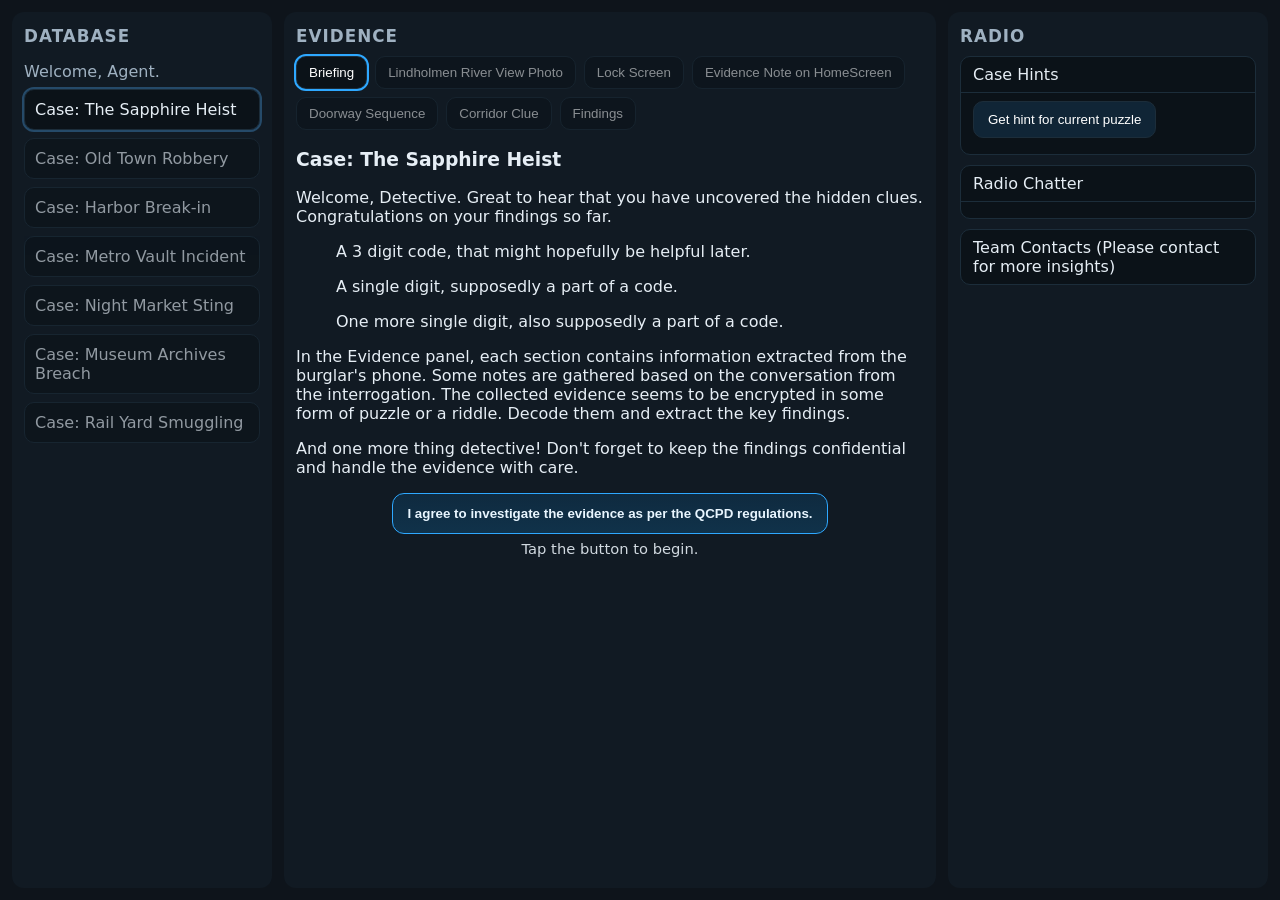
<file: working_game.html_old.html>
<!doctype html>
<html lang="en">

<head>
    <meta charset="utf-8" />
    <!-- Allow pinch zoom for accessibility on phones -->
    <meta name="viewport" content="width=device-width, initial-scale=1, user-scalable=yes">
    <!-- Strong no-cache hints (best-effort without server headers) -->
    <meta http-equiv="Cache-Control" content="no-store, no-cache, must-revalidate, max-age=0">
    <meta http-equiv="Pragma" content="no-cache">
    <meta http-equiv="Expires" content="0">

    <title>Evidence - QCPD</title>

    <link rel="stylesheet" href="style.css" />
    <link rel="stylesheet" href="doors.css" />

    <!-- Minimal, additive styles (no conflicts) -->
    <style>
        /* ===== Highlight the "I agree..." CTA ===== */
        #agreeBtn {
            position: relative;
            font-weight: 600;
            border: 1px solid #2ea8ff;
            background: linear-gradient(180deg, #0f2a3f, #10324a);
            color: #e9f6ff;
            padding: 12px 14px;
            border-radius: 12px;
            box-shadow: 0 0 0 0 rgba(46, 168, 255, 0.45);
            transition: transform .08s ease, box-shadow .2s ease, background .2s ease;
            outline-offset: 3px;
        }

        #agreeBtn:hover {
            transform: translateY(-1px);
        }

        #agreeBtn:active {
            transform: translateY(0);
        }

        #agreeBtn:focus-visible {
            outline: 2px solid #2ea8ff;
        }

        .cta-pulse {
            animation: ctaPulse 1.4s ease-in-out infinite;
        }

        @keyframes ctaPulse {
            0% {
                box-shadow: 0 0 0 0 rgba(46, 168, 255, .55);
            }

            70% {
                box-shadow: 0 0 0 14px rgba(46, 168, 255, 0);
            }

            100% {
                box-shadow: 0 0 0 0 rgba(46, 168, 255, 0);
            }
        }

        .agree-row {
            display: flex;
            align-items: center;
            justify-content: center;
            gap: 10px;
            margin-top: 8px;
            flex-wrap: wrap;
        }

        .agree-note {
            color: var(--muted);
            font-size: .95rem;
        }

        @keyframes qcpdPulse {
            0% {
                box-shadow: 0 0 0 0 rgba(46, 168, 255, .65);
            }

            70% {
                box-shadow: 0 0 0 10px rgba(46, 168, 255, 0);
            }

            100% {
                box-shadow: 0 0 0 0 rgba(46, 168, 255, 0);
            }
        }

        .qcpd-pulse {
            position: relative;
            animation: qcpdPulse 1.2s ease-out 2;
            outline: 2px solid var(--accent);
        }

        /* ===== Cipher overlay retained ===== */
        .photo-overlay {
            position: fixed;
            inset: 0;
            z-index: 9998;
            background: rgba(0, 0, 0, .75);
            display: none;
            align-items: center;
            justify-content: center;
            padding: 10px;
        }

        .photo-overlay[aria-hidden="false"] {
            display: flex;
        }

        .photo-frame {
            background: #0b1218;
            border: 1px solid #243546;
            border-radius: 12px;
            width: 100%;
            height: 100%;
            display: flex;
            flex-direction: column;
        }

        .photo-bar {
            display: flex;
            gap: 8px;
            align-items: center;
            justify-content: center;
            padding: 8px;
            border-bottom: 1px solid #243546;
        }

        .photo-bar button {
            padding: 8px 10px;
            border-radius: 10px;
            border: 1px solid #243546;
            background: #102536;
            color: #fff;
            cursor: pointer;
        }

        .photo-vp {
            flex: 1 1 auto;
            overflow: auto;
            -webkit-overflow-scrolling: touch;
            touch-action: none;
            display: flex;
            align-items: center;
            justify-content: center;
            background: #09131a;
            border-radius: 0 0 12px 12px;
        }

        .photo-img {
            transform-origin: center center;
            max-width: 100%;
            max-height: 100%;
        }

        .photo-open-hint {
            text-align: center;
            font-size: .92rem;
            opacity: .9;
            margin-top: 6px;
        }

        /* ===== Doorway shell ===== */
        .zoom-shell {
            --bg: #0d1a24;
            --edge: #243546;
            --ink: #cfe6f7;
            width: 100%;
            background: var(--bg);
            border: 1px solid var(--edge);
            border-radius: 12px;
            padding: 8px;
            box-sizing: border-box;
        }

        .zoom-viewport {
            position: relative;
            overflow: auto;
            touch-action: pan-x pan-y;
            -webkit-overflow-scrolling: touch;
            background: #09131a;
            border-radius: 10px;
            min-height: 240px;
        }

        #evidencePanel {
            overflow: visible;
        }

        .zoom-controls {
            display: flex;
            gap: 8px;
            align-items: center;
            justify-content: center;
            margin-top: 8px;
        }

        .zoom-controls button {
            padding: 8px 10px;
            border-radius: 10px;
            border: 1px solid var(--edge);
            background: #102536;
            color: #fff;
            cursor: pointer;
        }

        .zoom-controls span {
            min-width: 56px;
            text-align: center;
            color: var(--ink);
        }

        #doorsHost {
            transform-origin: top center;
            will-change: transform;
            margin: 0 auto;
            overflow: visible !important;
        }

        #doorsHost *,
        #doorsHost *::before,
        #doorsHost *::after {
            overflow: visible !important;
            max-width: none !important;
        }

        .orient-hint {
            margin-top: 8px;
            padding: 8px 10px;
            border-radius: 8px;
            border: 1px dashed var(--edge);
            color: var(--ink);
            background: #0b1822;
            text-align: center;
            font-size: .95rem;
        }

        #doorsHost canvas,
        #doorsHost svg,
        #doorsHost .door-game-root {
            max-width: none !important;
            display: block;
            overflow: visible !important;
        }

        .zoom-overlay {
            position: fixed;
            inset: 0;
            z-index: 9999;
            background: #000c;
            display: none;
            align-items: center;
            justify-content: center;
            padding: 10px;
        }

        .zoom-overlay[aria-hidden="false"] {
            display: flex;
        }

        .zoom-overlay .overlay-inner {
            background: #0b1218;
            border: 1px solid var(--edge);
            border-radius: 12px;
            width: 100%;
            height: 100%;
            display: flex;
            flex-direction: column;
        }

        .zoom-overlay .overlay-bar {
            display: flex;
            gap: 8px;
            align-items: center;
            justify-content: center;
            padding: 8px;
            border-bottom: 1px solid var(--edge);
        }

        .zoom-overlay .overlay-vp {
            flex: 1 1 auto;
            overflow: auto;
            touch-action: pan-x pan-y;
            -webkit-overflow-scrolling: touch;
            background: #09131a;
            border-radius: 0 0 12px 12px;
        }
    </style>

    <style>
        /* ===== Closed Doors gallery (portrait-first) ===== */
        .door-gallery {
            display: none;
            margin-top: 8px;
            gap: 10px;
            justify-items: center;
        }

        .door-card {
            display: grid;
            grid-template-columns: 56px 1fr auto;
            align-items: center;
            gap: 12px;
            padding: 12px;
            border-radius: 12px;
            border: 1px solid var(--edge);
            background: #0d1a24;
            color: var(--ink);
            cursor: pointer;
            transition: transform .08s ease, background .2s ease, border-color .2s ease;
            width: min(640px, 92vw);
        }

        .door-card:hover {
            transform: translateY(-1px);
            background: #0f2636;
        }

        .door-card:active {
            transform: translateY(0);
        }

        .door-card .door-icon {
            width: 56px;
            height: 56px;
            border-radius: 10px;
            display: flex;
            align-items: center;
            justify-content: center;
            background: #09131a;
            border: 1px solid #243546;
            font-size: 28px;
        }

        .door-card .door-title {
            font-weight: 600;
        }

        .door-card .door-sub {
            opacity: .8;
            font-size: .9rem;
        }

        @media (orientation: portrait) {
            html.dg-ready #doorsZoomShell {
                display: none;
            }

            html.dg-ready .door-gallery {
                display: grid;
                grid-template-columns: 1fr;
            }
        }

        @media (orientation: landscape) {
            .door-gallery {
                display: none;
            }

            #doorsZoomShell {
                display: block;
            }
        }

        #doorsZoomShell {
            max-width: 980px;
            margin: 0 auto;
        }

        #doorsZoomViewport {
            min-height: 280px;
        }

        #doorsHost {
            margin-left: auto;
            margin-right: auto;
        }

        /* 🔒 Hide any per-game confirm/input that might be injected inside Doorway */
        #doorsHost .digit-row,
        #doorsHost [id*="Confirm"],
        #doorsHost [data-role="confirm"],
        #doorsHost .confirm,
        #doorsHost input[type="text"],
        #doorsHost input[type="number"],
        #doorsHost .entry {
            display: none !important;
        }
    </style>
</head>

<body>
    <!-- HARD RESET: clear stored answers/progress & caches on every open -->
    <script>
        (function hardResetOnOpen() {
            try {
                const toRemove = [];
                for (let i = 0; i < localStorage.length; i++) {
                    const k = localStorage.key(i);
                    if (k && /^qcpd\./i.test(k)) toRemove.push(k);
                }
                toRemove.forEach(k => localStorage.removeItem(k));
            } catch (e) { }
            try { sessionStorage.clear(); } catch (e) { }
            if ('serviceWorker' in navigator) {
                navigator.serviceWorker.getRegistrations?.().then(regs => regs.forEach(r => r.unregister())).catch(() => { });
            }
            if (window.caches?.keys) {
                caches.keys().then(names => Promise.all(names.map(n => caches.delete(n)))).catch(() => { });
            }
            window.addEventListener('pageshow', (e) => { if (e.persisted) { try { location.reload(); } catch (err) { } } });
        })();
    </script>

    <div class="app">
        <!-- Left panel: Database / Cases -->
        <aside class="panel" id="dbPanel">
            <h2 class="title">Database</h2>
            <p id="hello" style="color:var(--muted);margin-bottom:8px"></p>
            <ul class="case-list">
                <li class="case active" data-case="heist">Case: The Sapphire Heist</li>
                <li class="case locked" data-case="solved">Case: Old Town Robbery</li>
                <li class="case locked" data-case="ongoing">Case: Harbor Break-in</li>
                <li class="case locked">Case: Metro Vault Incident</li>
                <li class="case locked">Case: Night Market Sting</li>
                <li class="case locked">Case: Museum Archives Breach</li>
                <li class="case locked">Case: Rail Yard Smuggling</li>
            </ul>
        </aside>

        <!-- Center panel: Evidence -->
        <main class="panel" id="evidencePanel">
            <h2 class="title">Evidence</h2>
            <div id="caseMsg" class="msg" style="display:none"></div>

            <!-- Tabs -->
            <div class="tabs" id="tabs">
                <button class="tab active" data-tab="briefing">Briefing</button>
                <button class="tab disabled" data-tab="cipher">Lindholmen River View Photo</button>
                <button class="tab disabled" data-tab="riddle1">Lock Screen</button>
                <button class="tab disabled" data-tab="potion">Evidence Note on HomeScreen</button>
                <button class="tab disabled" data-tab="doors">Doorway Sequence</button>
                <button class="tab disabled" data-tab="colorcode">Corridor Clue</button>
                <button class="tab disabled" data-tab="findings">Findings</button>
            </div>

            <!-- Sections -->
            <section id="briefing" class="section active">
                <h3>Case: The Sapphire Heist</h3>
                <p>Welcome, Detective. Great to hear that you have uncovered the hidden clues. Congratulations on your
                    findings
                    so far. </p>
                <ol>A 3 digit code, that might hopefully be helpful later.</ol>
                <ol>A single digit, supposedly a part of a code.</ol>
                <ol>One more single digit, also supposedly a part of a code.</ol>

                <p>In the Evidence panel, each section contains information extracted from the burglar's phone. Some
                    notes are
                    gathered based on the conversation from the interrogation. The collected evidence seems to be
                    encrypted in
                    some form of puzzle or a riddle. Decode them and extract the key findings.</p>
                <p class="status">And one more thing detective! Don't forget to keep the findings confidential and
                    handle the
                    evidence with care.</p>

                <div class="agree-row">
                    <!-- <span class="agree-note">Click button to proceed</span> -->
                    <button id="agreeBtn" aria-describedby="agreeHelp">I agree to investigate the evidence as per the
                        QCPD
                        regulations.</button>
                </div>
                <p id="agreeHelp" class="hint photo-open-hint" style="text-align:center">Tap the button to begin.</p>
            </section>

            <section id="cipher" class="section">
                <h3>Cipher Terminal - Photo Forensics</h3>
                <p class="status">This was found on the burglar's phone. We believe it contains a hidden code. Click the
                    photo
                    to open it. Zoom and pan if needed. Record the code that you decipher.</p>

                <figure class="photo-thumb"></figure>
                <p class="hint photo-open-hint">Tip: the photo will open directly in a new tab.</p>

                <div style="display:flex;gap:8px;margin-top:8px;justify-content:center">
                    <input id="cipherInput" placeholder="Enter code" inputmode="numeric" />
                    <button id="cipherConfirm">Confirm</button>
                </div>
                <p id="cipherStatus" class="status"></p>
            </section>

            <section id="riddle1" class="section">
                <h3>Lock Screen</h3>
                <p class="status" style="opacity:.7">This is seen on the recovered LockScreen of the burglar's phone.
                    The code
                    seems to be a single digit. Please type in once you have solved it.</p>

                <div class="qcpd-riddle">
                    <p>I arrive before the journey begins.</p>
                    <p>Yet, I am not the road.</p>
                    <p>I turn the empty into something.</p>
                    <p>Without ever becoming many.</p>
                    <p class="qcpd-question">What am I?</p>
                </div>

                <div style="display:flex;gap:8px;margin-top:8px;justify-content:center">
                    <input id="riddle1Input" placeholder="Enter digit" inputmode="numeric" />
                    <button id="riddle1Confirm">Confirm</button>
                </div>
                <p id="riddle1Status" class="status"></p>
            </section>

            <section id="potion" class="section">
                <h3>Evidence Note on Home-Screen</h3>

                <article class="potion-card">
                    <header class="potion-title">Padlock Potion</header>
                    <p>You have now reached the home-screen of the burglar's phone. We believe that solving it might be
                        the only
                        way
                        to avoid auto-deletion.</p>

                    <div class="potion-body">
                        <p class="potion-lede">How to Brew a basic Padlock Potion?</p>
                        <p>To bind a common padlock shut and command its clasp to sleep:</p>
                        <ul class="potion-steps">
                            <li><strong>First, one eyelash from a wild dragon - caught in the sunset’s ruby‑sparked
                                    glow.</strong>
                            </li>
                            <li><strong>Next, two bones from a royal frog - crown‑kissed and pale as snow.</strong></li>
                            <li><strong>Last, three drops of snot from a liar’s nose - lies condensed to a glistening
                                    flow.</strong>
                            </li>
                            <li><strong>Stir clockwise:</strong> once for the lash, twice for the bones, thrice for the
                                drops.</li>
                            <li><strong>Then whisper:</strong> “By scale and crown, by truth denied - bolt, bar, and
                                latch, be tied.”
                            </li>
                        </ul>
                        <p class="potion-warning"><em>Mind the order! Reverse the steps, and you may unlock forces eager
                                to snap any
                                padlock wide open.</em></p>
                    </div>
                </article>

                <div style="display:flex;gap:8px;margin-top:10px;justify-content:center">
                    <input id="potionInput" placeholder="Enter the decoded number" inputmode="numeric" />
                    <button id="potionConfirm">Confirm</button>
                </div>
                <p id="potionStatus" class="status"></p>
            </section>

            <section id="doors" class="section">
                <h3>Doorway Sequence</h3>
                <p>Great work detective! We have entered the burglar's phone and it only has these three doors. Let's
                    investigate on what they do!</p>
                <p class="status">Click on each door and solve the encryptions. The messages could hint to some code
                    that might
                    be useful.</p>

                <!-- Closed Doors gallery (portrait-friendly) -->
                <div id="doorGallery" class="door-gallery" aria-label="Choose a door"></div>

                <!-- Responsive zoom container + fullscreen -->
                <div class="zoom-shell" id="doorsZoomShell" aria-label="Zoomable container">
                    <div class="zoom-viewport" id="doorsZoomViewport">
                        <div id="doorsHost"></div>
                    </div>
                    <div class="zoom-controls" aria-label="Zoom controls">
                        <button id="zoomOut" title="Zoom out">−</button>
                        <span id="zoomLabel" aria-live="polite">100%</span>
                        <button id="zoomIn" title="Zoom in">+</button>
                        <button id="zoomReset" title="Reset zoom">Reset</button>
                        <button id="zoomFullscreen" title="Use entire screen (best on phones)">Fullscreen</button>
                    </div>
                </div>

                <!-- ✅ Common Doorway code input (single place to enter 367) -->
                <div style="display:flex;gap:8px;margin-top:10px;justify-content:center">
                    <input id="doorsCodeInput" placeholder="Enter the 3‑digit code" inputmode="numeric" />
                    <button id="doorsCodeConfirm">Confirm</button>
                </div>

                <p id="doorwayStatus" class="status"></p>

                <div id="orientHint" class="orient-hint" role="note" aria-live="polite" style="display:none">
                    Tip: rotate your phone to landscape for a wider view.
                </div>
            </section>

            <!-- Fullscreen overlay for Doorway -->
            <div id="doorsOverlay" class="zoom-overlay" aria-hidden="true" role="dialog">
                <div class="overlay-inner">
                    <div class="overlay-bar">
                        <button id="fsOut">−</button>
                        <span id="fsLabel">100%</span>
                        <button id="fsIn">+</button>
                        <button id="fsReset">Reset</button>
                        <button id="fsClose" title="Close fullscreen">Close</button>
                    </div>
                    <div class="overlay-vp" id="fsViewport"></div>
                </div>
            </div>

            <section id="colorcode" class="section">
                <h3>Corridor Clue</h3>
                <p>Almost there detective! But, there seems to be a fail-safe that the burglars have programmed on their
                    phone.
                    Let's solve this and see where it leads!</p>

                <ol class="corridor-hints">
                    <li><strong>
                            I keep a key to connect something, a scale that weighs nothing.<br>
                            I have many legends that tells no tale, but find in me the help to your ail.<br>
                            You see in me what you seek, but I am not what you need.<br>
                            You have me everywhere, but you seldom truly see me!<br>
                        </strong> What am I?
                    </li>
                    <br>
                    <li><strong>
                            I am single, sometimes many. In a place of common, I choose only me.<br>
                            I make you feel special in every other way; I am always before you, yet you never let me
                            stay.<br>
                        </strong> What am I?
                    </li>
                    <br>
                    <li><strong>
                            I cradle many havens, yet I never let them fall.<br>
                            I wander imperfect circles, never dizzy, through it all.<br>
                            I rise and dip with purpose, base and crest align.<br>
                            They call me by many names.... but this is how I sign.<br>
                        </strong> What am I?
                    </li>
                    <br>
                    <!-- <li>
            What comes first sets the tone, what surrounds gives it meaning,<br>
            and what follows reveals the way forward.<br>
            Assemble them in an order, a sentence that places you in the corridor.<br>
            I await your arrival - your destination is near.<br>
          </li> -->
                </ol>

                <div id="corridorGrid" class="corridor-grid" aria-label="Select one word from each column"></div>

                <div style="display:flex;gap:8px;margin-top:10px;justify-content:center">
                    <input id="ringsInput" placeholder="Enter one word from each column" />
                    <button id="ringsConfirm">Confirm</button>
                </div>
                <p id="ringsStatus" class="status"></p>
            </section>

            <section id="findings" class="section">
                <h3>Findings</h3>
                <p>Impressive! I have gathered the decoded information and codes here.</p>
                <ul class="findings-list">
                    <br>
                    <li><strong>243</strong> - Decoded from the Encrypted image. Looks like the other 3 digit codes,
                        probably to
                        open a lock.</li>
                    <br>
                    <li><strong>1</strong> - Decoded from the lock-screen of the phone. Looks like this digit is a part
                        of a
                        bigger code.</li>
                    <br>
                    <li><strong>928</strong> - Decoded from evidence found on the home-screen of the phone, The Padlock
                        potion.
                        This can only be for one strange lock.</li>
                    <br>
                    <li><strong>367</strong> - Decoded from the Doorway Sequence. This code is still unclear to me. What
                        do you
                        think this would be?</li>
                    <br>
                    <li><strong>THE WORLD MAP</strong> - Decoded from the Corridor Clue. This does not seem the end of
                        this clue.
                        Could it be a part of the larger picture? Have you recognized this from elsewhere?</li>
                    <br>
                </ul>
                <p class="status">Amazing! Let's proceed to the next place based on the collected evidence. It feels
                    like we are
                    almost there!.</p>
            </section>
        </main>

        <!-- Right panel: Radio -->
        <aside class="panel" id="radioPanel">
            <h2 class="title">Radio</h2>
            <details open>
                <summary>Case Hints</summary>
                <div class="group">
                    <button id="hintBtn">Get hint for current puzzle</button>
                    <div id="radioHints" style="margin-top:8px"></div>
                </div>
            </details>

            <details open>
                <summary>Radio Chatter</summary>
                <div class="group" id="radioChatter"></div>
            </details>

            <details>
                <summary>Team Contacts (Please contact for more insights)</summary>
                <div class="group">
                    <div class="msg">Case Lead: Det. Emma</div>
                    <div class="msg">Asst Lead: Det. Jay</div>
                    <div class="msg">Evidence Handling: Det. L.</div>
                    <div class="msg">Forensics Lab: Dr. D.</div>
                    <div class="msg">Surveillance: QCPD Systems</div>
                </div>
            </details>
        </aside>
    </div>

    <!-- Base -->
    <script src="app.js"></script>

    <!-- Shared helpers -->
    <script src="modules/progress.js?v=20260123-4"></script>

    <!-- Puzzle modules -->
    <script src="modules/cipher.js?v=20260123-4"></script>
    <script src="modules/riddle1.js?v=20260123-4"></script>
    <script src="modules/potion.js?v=20260123-4"></script>

    <!-- Doorway Sequence Orchestrator & Games -->
    <script src="modules/doors.js?v=20260123-6"></script>
    <script src="modules/door_minesweep4.js?v=20260123-4"></script>
    <script src="modules/door_composite.js?v=20260123-4"></script>
    <script src="modules/door_path7.js?v=20260123-4"></script>

    <!-- Corridor clue module -->
    <script src="modules/colorcode.js?v=20260123-4"></script>

    <!-- Telemetry - storing data -->
    <script type="module" src="modules/telemetry.js?v=20260116"></script>

    <!-- Telemetry wiring -->
    <script type="module">
        import { startSession, appendAttempt } from './modules/telemetry.js';

        function getIdentity() {
            return {
                name: localStorage.getItem('qcpd.name') || '',
                codename: localStorage.getItem('qcpd.codename') || '',
                department: localStorage.getItem('qcpd.department') || ''
            };
        }

        // 1) Start the session on Agree
        document.getElementById('agreeBtn')?.addEventListener('click', async () => {
            const { name, codename, department } = getIdentity();
            await startSession({ name, codename, department });
            document.getElementById('agreeBtn')?.classList.remove('cta-pulse');
        });

        // 2) Append attempts on each Confirm
        document.getElementById('cipherConfirm')?.addEventListener('click', async () => {
            const v = document.getElementById('cipherInput')?.value?.trim();
            if (v) await appendAttempt('photo puzzle', v);
        });

        document.getElementById('riddle1Confirm')?.addEventListener('click', async () => {
            const v = document.getElementById('riddle1Input')?.value?.trim();
            if (v) await appendAttempt('riddle 1', v);
        });

        document.getElementById('potionConfirm')?.addEventListener('click', async () => {
            const v = document.getElementById('potionInput')?.value?.trim();
            if (v) await appendAttempt('potion riddle', v);
        });

        // Corridor uses original IDs (rings*)
        document.getElementById('ringsConfirm')?.addEventListener('click', async () => {
            const v = document.getElementById('ringsInput')?.value?.trim();
            if (v) await appendAttempt('corridor riddle', v);
        });

        // 3) Doorway logging: watch for a success banner with id="doors-complete"
        const doorsObs = new MutationObserver(async () => {
            const banner = document.getElementById('doors-complete');
            if (banner) {
                await appendAttempt('doorway sequence', '367');
                doorsObs.disconnect();
            }
        });

        window.addEventListener('DOMContentLoaded', () => {
            const agree = document.getElementById('agreeBtn');
            if (agree) agree.classList.add('cta-pulse');

            doorsObs.observe(document.body, { childList: true, subtree: true });
            const banner = document.getElementById('doors-complete');
            if (banner) { appendAttempt('doorway sequence', '367'); doorsObs.disconnect(); }
        });
    </script>

    <!-- CLOSED DOORS GALLERY CONTROLLER (unchanged) -->
    <script>
        (function () {
            const host = document.getElementById('doorsHost');
            const gallery = document.getElementById('doorGallery');
            let roots = [];
            const originalDisplay = new WeakMap();

            function isPortrait() { return window.matchMedia('(orientation: portrait)').matches; }

            function findPuzzleRoots() {
                if (!host) return [];
                let kids = Array.from(host.children).filter(el => el.tagName !== 'SCRIPT' && el.tagName !== 'STYLE');
                kids = kids.filter(el => {
                    const r = el.getBoundingClientRect();
                    return (r.width * r.height) > 2000;
                });
                if (kids.length >= 3) return kids.slice(0, 3);

                const guesses = host.querySelectorAll('.door-game-root, [data-door], [data-game], #door-mines, #door-composite, #door-path');
                const uniq = [];
                guesses.forEach(el => {
                    const root = el.closest('#doorsHost > *') || el;
                    if (root && !uniq.includes(root)) uniq.push(root);
                });
                if (uniq.length >= 3) return uniq.slice(0, 3);

                const blocks = Array.from(host.querySelectorAll(':scope *'))
                    .filter(el => el.parentElement && el.tagName !== 'SCRIPT' && el.tagName !== 'STYLE');
                const ranked = blocks
                    .map(el => ({ el, area: el.getBoundingClientRect().width * el.getBoundingClientRect().height }))
                    .sort((a, b) => b.area - a.area)
                    .map(x => x.el);
                const chosen = [];
                for (const el of ranked) {
                    const top = el.closest('#doorsHost > *') || el;
                    if (top && !chosen.includes(top)) chosen.push(top);
                    if (chosen.length === 3) break;
                }
                return chosen.length === 3 ? chosen : kids.slice(0, 3);
            }

            function ensureOriginalDisplaySaved() {
                roots.forEach(el => {
                    if (!originalDisplay.has(el)) originalDisplay.set(el, el.style.display || '');
                });
            }

            function showOnly(index) {
                ensureOriginalDisplaySaved();
                roots.forEach((el, i) => {
                    el.style.display = (i === index) ? (originalDisplay.get(el) || '') : 'none';
                });
            }
            function showAll() {
                roots.forEach(el => {
                    const d = originalDisplay.get(el);
                    el.style.display = (d == null ? '' : d);
                });
            }

            function buildGallery() {
                if (!gallery) return;
                gallery.innerHTML = '';
                const labels = [
                    { icon: '🔒', title: 'Door A', sub: 'Jewel Latin' },
                    { icon: '🧨', title: 'Door B', sub: 'Defuser Protocol' },
                    { icon: '🗺️', title: 'Door C', sub: 'Path Sequence' },
                ];
                labels.forEach((info, idx) => {
                    const card = document.createElement('button');
                    card.className = 'door-card';
                    card.type = 'button';
                    card.setAttribute('data-door', String(idx));
                    card.innerHTML = `
          <div class="door-icon" aria-hidden="true">${info.icon}</div>
          <div>
            <div class="door-title">${info.title}</div>
            <div class="door-sub">${info.sub}</div>
          </div>
          <div><span class="door-go">Open</span></div>
        `;
                    card.addEventListener('click', () => openDoor(idx));
                    gallery.appendChild(card);
                });
            }

            function openDoor(idx) {
                if (!roots.length) return;
                if (isPortrait() && typeof window.__qcpd_openDoorFullscreen === 'function') {
                    window.__qcpd_openDoorFullscreen();
                    setTimeout(() => { showOnly(idx); }, 30);
                } else {
                    showOnly(idx);
                    try { document.getElementById('doors').scrollIntoView({ behavior: 'smooth' }); } catch { }
                }
            }

            function onCloseFullscreen() { if (isPortrait()) showAll(); }
            (function hookCloseFS() {
                const fsClose = document.getElementById('fsClose');
                if (fsClose) fsClose.addEventListener('click', onCloseFullscreen);
            })();

            function setLayout() {
                if (!gallery) return;
                const galleryReady = roots && roots.length === 3 && gallery.childElementCount >= 1;

                if (isPortrait() && galleryReady) {
                    document.documentElement.classList.add('dg-ready');
                    gallery.style.display = 'grid';
                    showAll();
                } else {
                    document.documentElement.classList.remove('dg-ready');
                    gallery.style.display = galleryReady ? 'grid' : 'none';
                    showAll();
                }
            }

            const bootObs = new MutationObserver(() => {
                if (!host.firstElementChild) return;
                roots = findPuzzleRoots();
                if (roots.length === 3) {
                    ensureOriginalDisplaySaved();
                    buildGallery();
                    setLayout();
                    bootObs.disconnect();
                }
            });
            bootObs.observe(host, { childList: true, subtree: true });

            if (host.firstElementChild) {
                roots = findPuzzleRoots();
                if (roots.length === 3) {
                    ensureOriginalDisplaySaved();
                    buildGallery();
                    setLayout();
                    bootObs.disconnect();
                }
            }

            window.addEventListener('resize', setLayout);
            window.addEventListener('orientationchange', () => setTimeout(setLayout, 150));
        })();
    </script>

    <!-- Cipher photo: auto-open in new tab (single step) -->
    <script>
        (function () {
            const thumb = document.querySelector('#cipher .photo-thumb');
            const tabs = document.getElementById('tabs');
            let autoOpenedCipher = false, lastOpenTs = 0;

            function extractImageURL(fig) {
                if (!fig) return null;
                const img = fig.querySelector('img');
                if (img?.src) return img.src;
                const cs = getComputedStyle(fig);
                const bg = cs.backgroundImage || '';
                const m = bg.match(/url\(["']?(.*?)["']?\)/);
                return (m && m[1]) ? m[1] : null;
            }

            function openImageInNewTab(src) {
                const now = Date.now();
                if (!src) return;
                if (now - lastOpenTs < 500) return;
                lastOpenTs = now;
                try { window.open(src, '_blank', 'noopener'); } catch { }
            }

            function tryOpenCipherOnce() {
                if (autoOpenedCipher) return;
                const src = extractImageURL(thumb);
                if (src) { autoOpenedCipher = true; openImageInNewTab(src); }
            }

            function wireThumb() {
                if (!thumb) return;
                thumb.style.cursor = 'zoom-in';
                thumb.addEventListener('click', () => {
                    const src = extractImageURL(thumb);
                    openImageInNewTab(src);
                });
            }

            const obs = new MutationObserver(() => { wireThumb(); });
            if (thumb) {
                obs.observe(thumb, { childList: true, subtree: true, attributes: true, attributeFilter: ['style', 'class'] });
                wireThumb();
            }

            if (tabs) {
                tabs.addEventListener('click', (e) => {
                    const btn = e.target.closest('button.tab');
                    if (btn?.dataset.tab === 'cipher') setTimeout(tryOpenCipherOnce, 120);
                });
            }

            document.addEventListener('DOMContentLoaded', () => {
                const active = document.querySelector('.tab.active');
                if (active?.dataset.tab === 'cipher') setTimeout(tryOpenCipherOnce, 150);
            });
        })();
    </script>

    <!-- ✅ FAIL-SAFE: Cipher confirm unlock (robust, no auto-advance, keeps module text) -->
    <script>
        (function () {
            function enableNextTab(currentTabId, targetTabId) {
                // Prefer orchestrator if available (no auto-switch)
                try {
                    const used = !!(window.QCPD?.unlockTab?.(targetTabId, { autoSwitch: false }));
                    if (used) return true;
                } catch { /* ignore */ }

                // DOM fallback (class/attrs)
                const row = document.getElementById('tabs'); if (!row) return false;
                const nextBtn = row.querySelector(`button.tab[data-tab="${targetTabId}"]`);
                if (!nextBtn) return false;
                nextBtn.classList.remove('disabled');
                nextBtn.removeAttribute('disabled');
                nextBtn.setAttribute('aria-disabled', 'false');

                // Subtle highlight (no scroll / no click)
                nextBtn.classList.add('qcpd-pulse');
                setTimeout(() => nextBtn.classList.remove('qcpd-pulse'), 1800);
                return true;
            }

            function prefixCheck(statusEl) {
                if (!statusEl) return;
                const t = statusEl.textContent || '';
                if (!/✅/.test(t)) statusEl.textContent = (t ? `✅ ${t}` : '✅ The next section has been unlocked, kindly proceed to it.');
                statusEl.classList.add('ok');
            }

            function cleanDigits(v) { return (v || '').replace(/\D+/g, ''); }

            window.addEventListener('DOMContentLoaded', () => {
                const input = document.getElementById('cipherInput');
                const btn = document.getElementById('cipherConfirm');
                const status = document.getElementById('cipherStatus');

                if (!btn) return;

                function onSuccess() {
                    // Unlock riddle1 and decorate status without moving tabs
                    enableNextTab('cipher', 'riddle1');
                    prefixCheck(status);
                    input?.classList.remove('input-bad');
                    input?.classList.add('input-ok');
                }
                function onFail() {
                    if (status) { status.textContent = 'Not correct — try again.'; status.classList.remove('ok'); }
                    input?.classList.add('input-bad');
                    setTimeout(() => input?.classList.remove('input-bad'), 250);
                }

                btn.addEventListener('click', () => {
                    const v = cleanDigits(input?.value);
                    if (!v) return onFail();
                    if (v === '243') onSuccess(); else onFail();
                });

                input?.addEventListener('keydown', (e) => { if (e.key === 'Enter') btn.click(); });

                // Also handle the "already solved" resume scenario defensively
                try {
                    const saved = (window.QCPD?.load?.() || {}).cipher;
                    const savedVal = (saved && typeof saved === 'object') ? saved.value : saved;
                    if (savedVal === '243') {
                        if (input) input.value = '243';
                        onSuccess();
                    }
                } catch { }
            });
        })();
    </script>

    <script>
        /* Doorway common code box: accept 367, show success, unlock next tab, keep user on this tab */
        (function () {
            function enableTab(tabId) {
                // Prefer orchestrator if present (no auto-switch)
                try {
                    const used = !!(window.QCPD?.unlockTab?.(tabId, { autoSwitch: false }));
                    if (used) return;
                } catch { }

                // DOM fallback
                const btn = document.querySelector(`.tab[data-tab="${tabId}"]`);
                if (btn) {
                    btn.classList.remove('disabled');
                    btn.removeAttribute('disabled');
                    btn.setAttribute('aria-disabled', 'false');
                    btn.classList.add('qcpd-pulse');
                    setTimeout(() => btn.classList.remove('qcpd-pulse'), 1800);
                }
            }

            function markDoorsCompleteForTelemetry() {
                if (!document.getElementById('doors-complete')) {
                    const d = document.createElement('div');
                    d.id = 'doors-complete';
                    d.style.display = 'none';
                    document.body.appendChild(d);
                }
            }

            window.addEventListener('DOMContentLoaded', () => {
                const input = document.getElementById('doorsCodeInput');
                const btn = document.getElementById('doorsCodeConfirm');
                const status = document.getElementById('doorwayStatus');

                function ok() {
                    enableTab('colorcode');
                    if (status) {
                        if (!/✅/.test(status.textContent || '')) {
                            status.textContent = '✅ The next section has been unlocked, kindly proceed to it.';
                        }
                        status.classList.add('ok');
                    }
                    input?.classList.remove('input-bad');
                    input?.classList.add('input-ok');
                    markDoorsCompleteForTelemetry();
                }

                function bad() {
                    if (status) {
                        status.textContent = 'Not correct — try again.';
                        status.classList.remove('ok');
                    }
                    input?.classList.add('input-bad');
                    setTimeout(() => input?.classList.remove('input-bad'), 250);
                }

                btn?.addEventListener('click', () => {
                    const v = (input?.value || '').replace(/\D+/g, '');
                    if (v === '367') ok(); else bad();
                });

                input?.addEventListener('keydown', (e) => { if (e.key === 'Enter') btn?.click(); });

                // Also honor module/game signals if they emit completion events or attributes:
                ['qcpd:doorsComplete', 'doorsComplete'].forEach(evt =>
                    window.addEventListener(evt, ok, { once: true })
                );
                const mo = new MutationObserver(() => {
                    if (document.querySelector('[data-doors-complete="true"]')) { ok(); mo.disconnect(); }
                });
                mo.observe(document.body, { subtree: true, attributes: true, attributeFilter: ['data-doors-complete'] });
            });
        })();
    </script>

    <script>
        (function () {
            let DESIGN_W = null, DESIGN_H = null, FROZEN = false;

            const viewport = document.getElementById('doorsZoomViewport');
            const host = document.getElementById('doorsHost');
            const zoomInBtn = document.getElementById('zoomIn');
            const zoomOutBtn = document.getElementById('zoomOut');
            const zoomResetBtn = document.getElementById('zoomReset');
            const zoomFsBtn = document.getElementById('zoomFullscreen');
            const zoomLabel = document.getElementById('zoomLabel');

            const fs = document.getElementById('doorsOverlay');
            const fsVp = document.getElementById('fsViewport');
            const fsIn = document.getElementById('fsIn');
            const fsOut = document.getElementById('fsOut');
            const fsReset = document.getElementById('fsReset');
            const fsClose = document.getElementById('fsClose');
            const fsLabel = document.getElementById('fsLabel');

            let currentScale = 1, fitScale = 1;
            const MIN_SCALE = 0.45, MAX_SCALE = 3.0, STEP = 0.15;

            function initialMeasure() {
                if (FROZEN) return;
                const child = host?.firstElementChild; if (!child) return;
                const attrW = parseInt(child.getAttribute?.('width'), 10);
                const attrH = parseInt(child.getAttribute?.('height'), 10);
                const cssW = child.offsetWidth || 960; // unaffected by transform
                const cssH = child.offsetHeight || 540;

                DESIGN_W = (attrW > 0) ? attrW : (DESIGN_W || Math.max(720, cssW));
                DESIGN_H = (attrH > 0) ? attrH : (DESIGN_H || Math.max(540, cssH));
                FROZEN = (DESIGN_W && DESIGN_H);
            }

            function computeFitScale(vpElem) {
                const vpW = vpElem.clientWidth;
                const vpH = vpElem.clientHeight || Math.floor(window.innerHeight * 0.7);
                if (!DESIGN_W || !DESIGN_H) initialMeasure();
                if (!DESIGN_W || !DESIGN_H) return 1;
                const scaleW = vpW / DESIGN_W;
                const scaleH = (vpH - 20) / DESIGN_H;
                return Math.max(MIN_SCALE, Math.min(scaleW, (scaleH || scaleW)));
            }

            function applyScale(scale, labelElem) {
                currentScale = Math.max(MIN_SCALE, Math.min(MAX_SCALE, scale));
                if (host) {
                    host.style.transform = `scale(${currentScale})`;
                    host.style.width = `${DESIGN_W}px`;
                    host.style.height = `${DESIGN_H}px`;
                    host.style.marginLeft = host.style.marginRight = 'auto';
                }
                const pct = `${Math.round(currentScale * 100)}%`;
                (labelElem || zoomLabel).textContent = pct;

                if (viewport) {
                    const desiredH = DESIGN_H * currentScale + 16;
                    const maxH = Math.max(280, Math.min(window.innerHeight * 0.78, desiredH));
                    viewport.style.height = `${maxH}px`;
                }
            }

            function fitToViewport(targetVp = viewport, labelElem = zoomLabel) {
                if (!FROZEN) initialMeasure();
                fitScale = computeFitScale(targetVp);
                applyScale(fitScale, labelElem);
            }
            function zoomBy(delta, labelElem) { applyScale(currentScale + delta, labelElem); }
            function resetZoom(labelElem) { applyScale(fitScale, labelElem); }

            zoomInBtn?.addEventListener('click', () => zoomBy(STEP, zoomLabel));
            zoomOutBtn?.addEventListener('click', () => zoomBy(-STEP, zoomLabel));
            zoomResetBtn?.addEventListener('click', () => resetZoom(zoomLabel));

            // Fullscreen overlay
            let inFullscreen = false, placeholder = null;
            function openFullscreen() {
                if (inFullscreen) return;
                inFullscreen = true;
                placeholder = document.createElement('div');
                host?.parentNode?.insertBefore(placeholder, host);
                fsVp?.appendChild(host);
                fs?.setAttribute('aria-hidden', 'false');
                fitToViewport(fsVp, fsLabel);
            }
            function closeFullscreen() {
                if (!inFullscreen) return;
                inFullscreen = false;
                fs?.setAttribute('aria-hidden', 'true');
                if (placeholder?.parentNode) {
                    placeholder.parentNode.insertBefore(host, placeholder);
                    placeholder.remove(); placeholder = null;
                }
                fitToViewport(viewport, zoomLabel);
            }
            zoomFsBtn?.addEventListener('click', openFullscreen);
            fsClose?.addEventListener('click', closeFullscreen);
            fsIn?.addEventListener('click', () => zoomBy(STEP, fsLabel));
            fsOut?.addEventListener('click', () => zoomBy(-STEP, fsLabel));
            fsReset?.addEventListener('click', () => resetZoom(fsLabel));

            // Pinch-to-zoom (viewport + fullscreen)
            function makePinch(vp, label) {
                let last = null;
                function dist(a, b) { const dx = a.clientX - b.clientX, dy = a.clientY - b.clientY; return Math.hypot(dx, dy); }
                vp?.addEventListener('touchstart', (e) => { if (e.touches.length === 2) last = dist(e.touches[0], e.touches[1]); }, { passive: true });
                vp?.addEventListener('touchmove', (e) => { if (e.touches.length === 2 && last) { const d = dist(e.touches[0], e.touches[1]); const f = d / last; last = d; applyScale(currentScale * f, label); e.preventDefault(); } }, { passive: false });
                vp?.addEventListener('touchend', () => { last = null; }, { passive: true });
            }
            makePinch(viewport, zoomLabel);
            makePinch(fsVp, fsLabel);

            // Initial fit when content arrives; freeze design size after first measure
            const injectObs = new MutationObserver(() => {
                if (host?.firstElementChild) {
                    if (!FROZEN) initialMeasure();
                    setTimeout(() => fitToViewport(), 50);
                    injectObs.disconnect();
                }
            });
            if (host) injectObs.observe(host, { childList: true, subtree: true });

            // Refit on window changes (🔒 do NOT re-measure the design size again)
            window.addEventListener('resize', () => inFullscreen ? fitToViewport(fsVp, fsLabel) : fitToViewport(viewport, zoomLabel));
            window.addEventListener('orientationchange', () => setTimeout(() => inFullscreen ? fitToViewport(fsVp, fsLabel) : fitToViewport(viewport, zoomLabel), 200));
        })();
    </script>

    <!-- Doorway scaler + pinch zoom + Fullscreen overlay + robust re-fit (unchanged) -->
    <!-- <script>
    (function () {
      let DESIGN_W = null, DESIGN_H = null;

      const viewport = document.getElementById('doorsZoomViewport');
      const host = document.getElementById('doorsHost');
      const zoomInBtn = document.getElementById('zoomIn');
      const zoomOutBtn = document.getElementById('zoomOut');
      const zoomResetBtn = document.getElementById('zoomReset');
      const zoomFsBtn = document.getElementById('zoomFullscreen');
      const zoomLabel = document.getElementById('zoomLabel');
      const orientHint = document.getElementById('orientHint');

      const fs = document.getElementById('doorsOverlay');
      const fsVp = document.getElementById('fsViewport');
      const fsIn = document.getElementById('fsIn');
      const fsOut = document.getElementById('fsOut');
      const fsReset = document.getElementById('fsReset');
      const fsClose = document.getElementById('fsClose');
      const fsLabel = document.getElementById('fsLabel');

      let currentScale = 1, fitScale = 1;
      const MIN_SCALE = 0.45, MAX_SCALE = 3.0, STEP = 0.15;

      function measureDesignSize() {
        const child = host.firstElementChild; if (!child) return;
        const rect = child.getBoundingClientRect();
        const cssW = child.offsetWidth || rect.width;
        const cssH = child.offsetHeight || rect.height;
        const attrW = parseInt(child.getAttribute && child.getAttribute('width'), 10);
        const attrH = parseInt(child.getAttribute && child.getAttribute('height'), 10);
        DESIGN_W = Math.max(attrW || 0, cssW || 0, 720) || 720;
        DESIGN_H = Math.max(attrH || 0, cssH || 0, 540) || 540;
      }

      function computeFitScale(vpElem) {
        const vpW = vpElem.clientWidth;
        const vpH = vpElem.clientHeight || Math.floor(window.innerHeight * 0.7);
        if (!DESIGN_W || !DESIGN_H) measureDesignSize();
        if (!DESIGN_W || !DESIGN_H) return 1;
        const scaleW = vpW / DESIGN_W;
        const scaleH = (vpH - 20) / DESIGN_H;
        return Math.max(MIN_SCALE, Math.min(scaleW, (scaleH || scaleW)));
      }

      function applyScale(scale, labelElem) {
        currentScale = Math.max(MIN_SCALE, Math.min(MAX_SCALE, scale));
        host.style.transform = `scale(${currentScale})`;
        host.style.width = `${DESIGN_W}px`;
        host.style.height = `${DESIGN_H}px`;
        const pct = `${Math.round(currentScale * 100)}%`;
        (labelElem || zoomLabel).textContent = pct;

        host.style.marginLeft = host.style.marginRight = 'auto';
        const desiredH = DESIGN_H * currentScale + 16;
        const maxH = Math.max(280, Math.min(window.innerHeight * 0.78, desiredH));
        viewport.style.height = maxH + 'px';
      }

      function fitToViewport(targetVp = viewport, labelElem = zoomLabel) {
        if (!DESIGN_W || !DESIGN_H) measureDesignSize();
        fitScale = computeFitScale(targetVp);
        applyScale(fitScale, labelElem);
        maybeShowOrientHint();
      }

      function zoomBy(delta, labelElem) { applyScale(currentScale + delta, labelElem); }
      function resetZoom(labelElem) { applyScale(fitScale, labelElem); }

      function maybeShowOrientHint() {
        const isNarrow = window.innerWidth < 420;
        const tight = fitScale < 0.7;
        if (orientHint) orientHint.style.display = (isNarrow && tight) ? 'block' : 'none';
      }

      zoomInBtn.addEventListener('click', () => zoomBy(STEP, zoomLabel));
      zoomOutBtn.addEventListener('click', () => zoomBy(-STEP, zoomLabel));
      zoomResetBtn.addEventListener('click', () => resetZoom(zoomLabel));
      document.getElementById('zoomFullscreen').addEventListener('click', openFullscreen);

      // Pinch-to-zoom
      let lastTouchDist = null;
      viewport.addEventListener('touchstart', (e) => {
        if (e.touches.length === 2) lastTouchDist = distance(e.touches[0], e.touches[1]);
      }, { passive: true });
      viewport.addEventListener('touchmove', (e) => {
        if (e.touches.length === 2 && lastTouchDist) {
          const d = distance(e.touches[0], e.touches[1]);
          const factor = d / lastTouchDist;
          lastTouchDist = d;
          applyScale(currentScale * factor, zoomLabel);
          e.preventDefault();
        }
      }, { passive: false });
      viewport.addEventListener('touchend', (event) => {
        if (event.touches && event.touches.length < 2) lastTouchDist = null;
      });

      function distance(a, b) { const dx = a.clientX - b.clientX, dy = a.clientY - b.clientY; return Math.hypot(dx, dy); }

      /* Fullscreen overlay for phones */
      let inFullscreen = false, placeholder = null;
      function openFullscreen() {
        if (inFullscreen) return;
        inFullscreen = true;
        placeholder = document.createElement('div');
        host.parentNode.insertBefore(placeholder, host);
        fsVp.appendChild(host);
        fs.setAttribute('aria-hidden', 'false');

        fitToViewport(fsVp, fsLabel);
        bindFsGestures();
      }
      function closeFullscreen() {
        if (!inFullscreen) return;
        inFullscreen = false;
        fs.setAttribute('aria-hidden', 'true');
        if (placeholder && placeholder.parentNode) {
          placeholder.parentNode.insertBefore(host, placeholder);
          placeholder.remove(); placeholder = null;
        }
        fitToViewport(viewport, zoomLabel);
        unbindFsGestures();
      }

      document.getElementById('fsClose').addEventListener('click', closeFullscreen);
      document.getElementById('fsIn').addEventListener('click', () => zoomBy(STEP, fsLabel));
      document.getElementById('fsOut').addEventListener('click', () => zoomBy(-STEP, fsLabel));
      document.getElementById('fsReset').addEventListener('click', () => resetZoom(fsLabel));

      let fsLastTouchDist = null;
      function bindFsGestures() {
        fsVp.addEventListener('touchstart', fsStart, { passive: true });
        fsVp.addEventListener('touchmove', fsMove, { passive: false });
        fsVp.addEventListener('touchend', fsEnd, { passive: true });
      }
      function unbindFsGestures() {
        fsVp.removeEventListener('touchstart', fsStart);
        fsVp.removeEventListener('touchmove', fsMove);
        fsVp.removeEventListener('touchend', fsEnd);
      }
      function fsStart(e) { if (e.touches.length === 2) fsLastTouchDist = distance(e.touches[0], e.touches[1]); }
      function fsMove(e) {
        if (e.touches.length === 2 && fsLastTouchDist) {
          const d = distance(e.touches[0], e.touches[1]);
          const factor = d / fsLastTouchDist;
          fsLastTouchDist = d;
          applyScale(currentScale * factor, fsLabel);
          e.preventDefault();
        }
      }
      function fsEnd() { fsLastTouchDist = null; }

      (function autoEnterFsOnSmallPhone() {
        const tabs = document.getElementById('tabs');
        if (!tabs) return;
        tabs.addEventListener('click', (e) => {
          const btn = e.target.closest('button.tab');
          if (btn?.dataset.tab === 'doors' && window.innerWidth < 480) {
            setTimeout(() => { if (!host.firstElementChild) return; openFullscreen(); }, 200);
          }
        });
      })();

      window.addEventListener('resize', () => { inFullscreen ? fitToViewport(fsVp, fsLabel) : fitToViewport(viewport, zoomLabel); });
      window.addEventListener('orientationchange', () => setTimeout(() => { inFullscreen ? fitToViewport(fsVp, fsLabel) : fitToViewport(viewport, zoomLabel); }, 200));

      const injectObs = new MutationObserver(() => {
        if (host.firstElementChild) {
          setTimeout(() => { measureDesignSize(); fitToViewport(); }, 50);
          injectObs.disconnect();
        }
      });
      injectObs.observe(host, { childList: true, subtree: true });

      let ro = null;
      function attachResizeObserver() {
        if (!host.firstElementChild || ro) return;
        ro = new ResizeObserver(() => {
          measureDesignSize();
          inFullscreen ? fitToViewport(fsVp, fsLabel) : fitToViewport(viewport, zoomLabel);
        });
        ro.observe(host.firstElementChild);
      }
      const subtreeObs = new MutationObserver(() => { attachResizeObserver(); measureDesignSize(); inFullscreen ? fitToViewport(fsVp, fsLabel) : fitToViewport(viewport, zoomLabel); });
      subtreeObs.observe(host, { childList: true, subtree: true });

      if (host.firstElementChild) {
        setTimeout(() => { measureDesignSize(); fitToViewport(); attachResizeObserver(); }, 50);
      }

      window.__qcpd_openDoorFullscreen = openFullscreen;
      window.__qcpd_closeDoorFullscreen = closeFullscreen;
    })();
  </script> -->
</body>

</html>
</file>
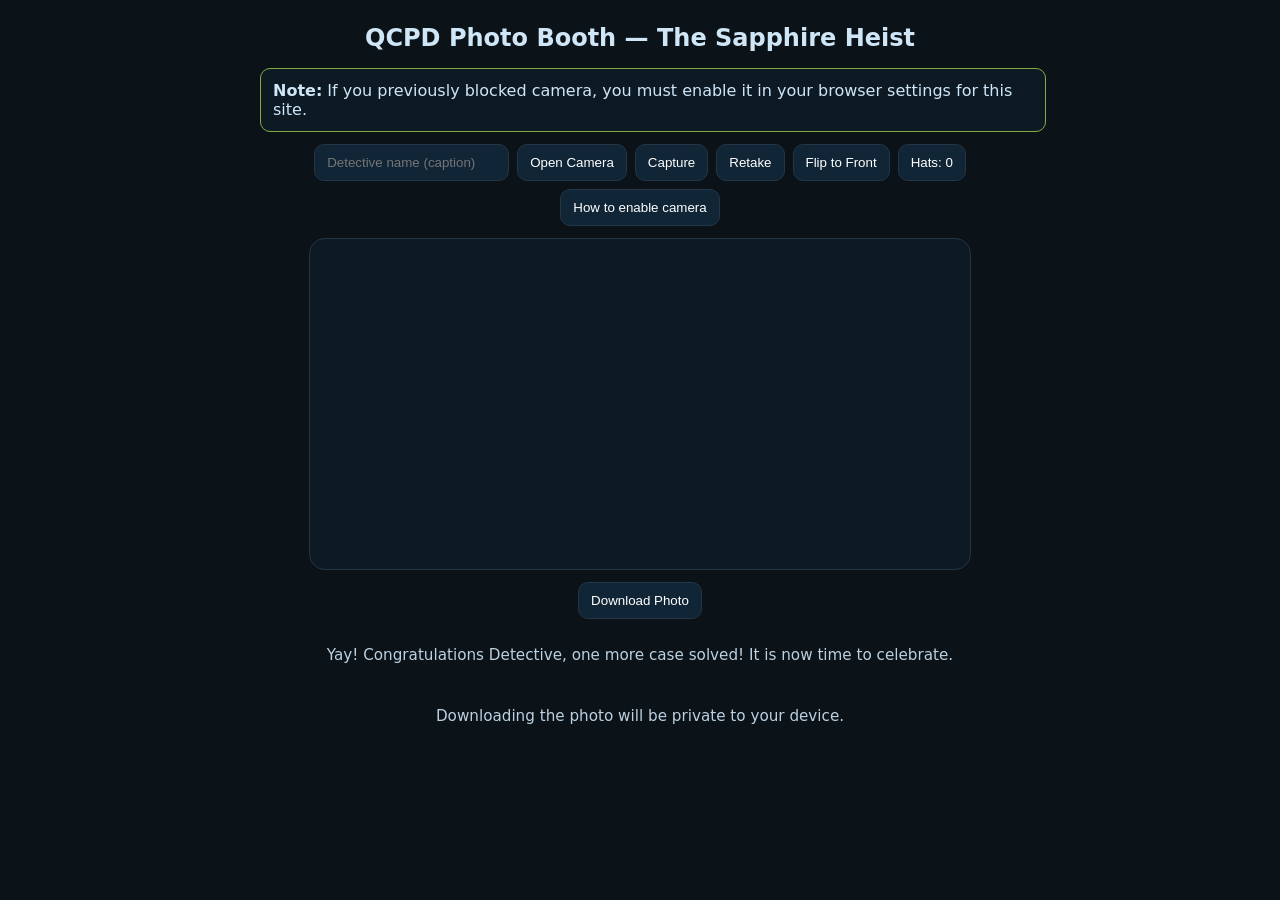
<file: working_photo.html_old.html>
<!doctype html>
<html lang="en">

<head>
    <meta charset="utf-8" />
    <meta name="viewport" content="width=device-width,initial-scale=1" />
    <title>QCPD Photo Booth — The Sapphire Heist</title>
    <style>
        :root {
            --edge: #243546;
            --bg: #0b1218;
            --panel: #0d1a24;
            --ink: #cfe6f7;
            --ok: #29d49a;
            --accent: #2ea8ff;
        }

        body {
            margin: 0;
            background: var(--bg);
            color: var(--ink);
            font-family: system-ui, Segoe UI, Roboto, Arial
        }

        .wrap {
            max-width: 760px;
            margin: 0 auto;
            padding: 16px;
            display: flex;
            flex-direction: column;
            gap: 12px;
            align-items: center
        }

        h2 {
            margin: 8px 0 4px
        }

        .row {
            display: flex;
            gap: 8px;
            flex-wrap: wrap;
            justify-content: center
        }

        input,
        button {
            padding: 10px 12px;
            border-radius: 10px;
            border: 1px solid var(--edge);
            background: #102536;
            color: #fff;
            cursor: pointer;
        }

        video,
        canvas {
            display: block;
            width: 100%;
            height: auto;
            max-width: 660px;
            max-height: 70vh;
            object-fit: contain;
            border: 1px solid var(--edge);
            border-radius: 16px;
            background: var(--panel);
            transform-origin: center center;
        }

        .hint {
            opacity: .9;
            font-size: .95rem
        }

        .notice {
            width: 100%;
            max-width: 760px;
            padding: 12px;
            border-radius: 10px;
            border: 1px solid #8a4;
            background: #0d1a24;
            color: #cfe6f7;
        }

        .warn {
            border-color: #a44;
            background: #2a1111;
            color: #ffdede;
        }

        .notice small {
            opacity: 0.95;
        }

        /* Simple modal for help */
        .modal-backdrop {
            position: fixed;
            inset: 0;
            background: rgba(0, 0, 0, 0.5);
            display: none;
            align-items: center;
            justify-content: center;
            z-index: 9999;
        }

        .modal {
            background: #0d1a24;
            border: 1px solid var(--edge);
            color: var(--ink);
            border-radius: 12px;
            max-width: 760px;
            width: calc(100% - 24px);
            padding: 16px;
            box-shadow: 0 12px 30px rgba(0, 0, 0, 0.35);
        }

        .modal h3 {
            margin-top: 0;
        }

        .modal .close {
            float: right;
            background: #173247;
            border: 1px solid #27475f;
        }

        .modal ol {
            padding-left: 20px;
        }

        .modal a {
            color: #8bd1ff;
        }
    </style>
</head>

<body>
    <div class="wrap">
        <h2>QCPD Photo Booth — The Sapphire Heist</h2>

        <div id="env-notice"></div>

        <div class="row">
            <input id="agent" placeholder="Detective name (caption)">
            <button id="open">Open Camera</button>
            <button id="capture" disabled>Capture</button>
            <button id="retake" disabled>Retake</button>
            <button id="flip" disabled>Flip to Front</button>
            <button id="hats" disabled>Hats: 0</button>
            <button id="help">How to enable camera</button>
        </div>

        <video id="vid" playsinline></video>
        <canvas id="can" style="display:none"></canvas>

        <div class="row">
            <!-- Upload removed per request -->
            <button id="download" disabled>Download Photo</button>
        </div>

        <p id="msg" class="hint">Yay! Congratulations Detective, one more case solved! It is now time to celebrate.</p>
        <p id="msg2" class="hint">Downloading the photo will be private to your device.</p>
    </div>

    <!-- Help modal -->
    <div id="help-backdrop" class="modal-backdrop" role="dialog" aria-modal="true" aria-hidden="true">
        <div class="modal">
            <button class="close" id="help-close">Close</button>
            <h3>Enable camera permission</h3>
            <div id="help-body">
                <!-- Filled dynamically based on platform -->
            </div>
        </div>
    </div>

    <script>
        /* =======================
         * 1) Configure your Web App URL
         * ======================= */
        // Uses the web app link you provided earlier. Replace if you redeploy.
        const SCRIPT_URL = 'https://script.google.com/macros/s/AKfycbz1KMpPnw75NgX4fch9gI66LgKwqHOMEf1K5VmRtFsbZ3HbaVFpFxwfjZlxE56Tws82YA/exec';

        /* =======================
         * 2) Helpers: QR params, thumbnail, central log
         * ======================= */
        function getParams() {
            const p = new URLSearchParams(location.search);
            return {
                name: (p.get('name') || '').trim(),
                team: (p.get('team') || '').trim(),
                event: (p.get('event') || '').trim(),
                auto: p.get('auto') === '1'
            };
        }
        const qp = getParams();

        // Build a small JPEG thumbnail (base64, no prefix), ~220 px wide
        function dataURLToThumbBase64(dataURL, targetW = 220, quality = 0.7) {
            return new Promise((resolve) => {
                if (!dataURL) return resolve(null);
                const img = new Image();
                img.onload = () => {
                    const scale = targetW / img.width;
                    const w = targetW;
                    const h = Math.max(1, Math.round(img.height * scale));
                    const off = document.createElement('canvas');
                    off.width = w; off.height = h;
                    const x = off.getContext('2d');
                    x.drawImage(img, 0, 0, w, h);
                    const out = off.toDataURL('image/jpeg', quality); // "data:image/jpeg;base64,..."
                    resolve(out.split(',')[1] || null); // return base64 only
                };
                img.onerror = () => resolve(null);
                img.src = dataURL;
            });
        }

        // Send to Apps Script (no OAuth prompts for users)
        async function sendCentralLog(payload) {
            if (!SCRIPT_URL) return;
            try {
                const blob = new Blob([JSON.stringify(payload)], { type: 'application/json' });
                if (navigator.sendBeacon && navigator.sendBeacon(SCRIPT_URL, blob)) return;
                await fetch(SCRIPT_URL, {
                    method: 'POST',
                    headers: { 'Content-Type': 'application/json' },
                    body: JSON.stringify(payload),
                    keepalive: true
                });
            } catch (e) {
                console.debug('Central log failed (non-fatal):', e);
            }
        }

        // // Build a small JPEG thumbnail base64 (no prefix)
        // async function dataURLToThumbBase64(dataURL, targetW = 220, quality = 0.7) {
        //     return new Promise((resolve) => {
        //         if (!dataURL) return resolve(null);
        //         const img = new Image();
        //         img.onload = () => {
        //             const scale = targetW / img.width;
        //             const w = targetW;
        //             const h = Math.max(1, Math.round(img.height * scale));
        //             const off = document.createElement('canvas');
        //             off.width = w; off.height = h;
        //             const x = off.getContext('2d');
        //             x.drawImage(img, 0, 0, w, h);
        //             const out = off.toDataURL('image/jpeg', quality);
        //             resolve(out.split(',')[1] || null);
        //         };
        //         img.onerror = () => resolve(null);
        //         img.src = dataURL;
        //     });
        // }

        // // Prefer fetch, fallback to sendBeacon
        // async function sendCentralLog(payload) {
        //     try {
        //         await fetch(SCRIPT_URL, {
        //             method: 'POST',
        //             headers: { 'Content-Type': 'application/json' },
        //             body: JSON.stringify(payload),
        //             keepalive: true
        //         });
        //         return;
        //     } catch (e) {
        //         try {
        //             const blob = new Blob([JSON.stringify(payload)], { type: 'application/json' });
        //             navigator.sendBeacon && navigator.sendBeacon(SCRIPT_URL, blob);
        //         } catch { }
        //     }
        // }

        // // In your Capture handler, after composing imageDataURL:
        // // (Keep the rest of your Capture code; replace only payload building+send)
        // async function sendCapture(imageDataURL) {
        //     const thumbB64 = await dataURLToThumbBase64(imageDataURL, 220, 0.7);
        //     const payload = {
        //         type: 'capture',
        //         name: ((agent.value || localStorage.getItem('qcpd.name') || 'Detective').trim() || 'Detective'),
        //         team: ((new URLSearchParams(location.search).get('team') || 'Team Detective').trim() || 'Team Detective'),
        //         event: ((new URLSearchParams(location.search).get('event') || '').trim()),
        //         ts: Date.now(),
        //         tz: Intl.DateTimeFormat().resolvedOptions().timeZone || '',
        //         ua: navigator.userAgent || '',
        //         facing,
        //         hats: hatCount || 0,
        //         thumbB64: thumbB64 || null,
        //         thumbType: thumbB64 ? 'image/jpeg' : null
        //     };
        //     sendCentralLog(payload);
        // }

        /* =======================
         * 3) DOM refs & page wiring
         * ======================= */
        const vid = document.getElementById('vid');
        const can = document.getElementById('can');
        const ctx = can.getContext('2d');
        const openBtn = document.getElementById('open');
        const capBtn = document.getElementById('capture');
        const retakeBtn = document.getElementById('retake');
        const flipBtn = document.getElementById('flip');
        const hatsBtn = document.getElementById('hats');
        const downloadBtn = document.getElementById('download');
        const helpBtn = document.getElementById('help');
        const msg = document.getElementById('msg');
        const agent = document.getElementById('agent');
        const envNotice = document.getElementById('env-notice');

        // Prefill name from QR param (and remember on this device)
        if (qp.name) {
            agent.value = qp.name;
            try { localStorage.setItem('qcpd.name', qp.name); } catch { }
        } else {
            // if no ?name, prefill from prior visit for convenience
            try {
                const stored = localStorage.getItem('qcpd.name');
                if (stored) agent.value = stored;
            } catch { }
        }
        agent.addEventListener('change', () => {
            const v = (agent.value || '').trim();
            if (v) try { localStorage.setItem('qcpd.name', v); } catch { }
        });

        // Try to auto-open camera if ?auto=1
        window.addEventListener('DOMContentLoaded', () => {
            if (qp.auto) setTimeout(() => openBtn.click(), 350);
        });

        /* =======================
         * 4) Help modal
         * ======================= */
        const helpBackdrop = document.getElementById('help-backdrop');
        const helpClose = document.getElementById('help-close');
        const helpBody = document.getElementById('help-body');

        function addNotice(html, warn = false) {
            const div = document.createElement('div');
            div.className = 'notice' + (warn ? ' warn' : '');
            div.innerHTML = html;
            envNotice.appendChild(div);
        }
        function isInAppBrowser() {
            const ua = navigator.userAgent || '';
            const isInstagram = ua.includes('Instagram');
            const isFB = ua.includes('FBAN') || ua.includes('FBAV');
            const isLine = ua.includes(' Line/');
            const isWeChat = ua.includes('MicroMessenger');
            const isGmail = ua.includes('Gmail');
            const isDrive = ua.includes('Drive');
            return isInstagram || isFB || isLine || isWeChat || isGmail || isDrive;
        }
        (function startupChecks() {
            if (!window.isSecureContext) {
                addNotice(`<b>Camera requires HTTPS.</b><br/>Open this page over <code>https://</code>.`, true);
            }
            if (!navigator.mediaDevices || !navigator.mediaDevices.getUserMedia) {
                addNotice(`<b>Camera API unavailable in this browser.</b><br/>Open in Safari/Chrome or try updating your browser.`, true);
            }
            if (isInAppBrowser()) {
                addNotice(`<b>Camera may be blocked by this in‑app browser.</b><br/>Use the ••• or share menu to <b>Open in Safari/Chrome</b>.`);
            }
            addNotice(`<b>Note:</b> If you previously blocked camera, you must enable it in your browser settings for this site.`);
        })();

        function platformHelpHtml() {
            const ua = navigator.userAgent || '';
            const isIOS = /iPhone|iPad|iPod/i.test(ua);
            const isAndroid = /Android/i.test(ua);
            const common = `
        <p><small>Why this happens: If a site’s camera permission is set to <i>Not allowed</i>, the browser won’t ask again until you change it in settings.</small></p>
      `;
            if (isIOS) {
                return `
          ${common}
          <h4>iPhone / iPad (Safari)</h4>
          <ol>
            <li>Open the page in <b>Safari</b> (not inside another app’s browser).</li>
            <li>In Safari, tap the <b>aA</b> icon in the address bar → <b>Website Settings</b> → <b>Camera</b> → set to <b>Allow</b>.</li>
            <li>Or go to <b>Settings</b> → <b>Safari</b> → <b>Camera</b> → choose <b>Allow</b>.</li>
            <li>Reload this page and tap <b>Open Camera</b> again.</li>
          </ol>
          <h4>iPhone / iPad (Chrome)</h4>
          <ol>
            <li>Open in the <b>Chrome</b> app directly.</li>
            <li>Chrome menu (⋮) → <b>Settings</b> → <b>Site Settings</b> → <b>Camera</b> → Allow.</li>
            <li>Reload this page and tap <b>Open Camera</b>.</li>
          </ol>
        `;
            } else if (isAndroid) {
                return `
          ${common}
          <h4>Android (Chrome)</h4>
          <ol>
            <li>Open in the <b>Chrome</b> app directly.</li>
            <li>Tap the <b>lock</b> icon in the address bar → <b>Permissions</b> → <b>Camera</b> → <b>Allow</b>.</li>
            <li>Or Chrome <b>⋮</b> → <b>Settings</b> → <b>Site settings</b> → <b>Camera</b> → <b>Allowed</b> and allow this site.</li>
            <li>Reload this page and tap <b>Open Camera</b>.</li>
          </ol>
        `;
            } else {
                return `
          ${common}
          <h4>Desktop (Chrome/Edge)</h4>
          <ol>
            <li>Click the <b>camera</b> or <b>lock</b> icon in the address bar.</li>
            <li>Set <b>Camera</b> permission to <b>Allow</b> for this site.</li>
            <li>Reload the page and click <b>Open Camera</b>.</li>
          </ol>
          <h4>Desktop (Safari)</h4>
          <ol>
            <li>Safari → <b>Settings for This Website…</b> → <b>Camera</b> → <b>Allow</b>.</li>
            <li>Reload and click <b>Open Camera</b>.</li>
          </ol>
        `;
            }
        }
        function openHelp() {
            helpBody.innerHTML = platformHelpHtml();
            helpBackdrop.style.display = 'flex';
            helpBackdrop.setAttribute('aria-hidden', 'false');
        }
        function closeHelp() {
            helpBackdrop.style.display = 'none';
            helpBackdrop.setAttribute('aria-hidden', 'true');
        }
        helpBtn.onclick = openHelp;
        helpClose.onclick = closeHelp;
        helpBackdrop.addEventListener('click', (e) => { if (e.target === helpBackdrop) closeHelp(); });

        /* =======================
         * 5) Camera logic
         * ======================= */
        let stream, imageDataURL;
        let facing = 'environment'; // or 'user'
        let mirror = false;
        let hatCount = 0;

        function applyPreviewTransforms() {
            const mirrorScale = mirror ? -1 : 1;
            vid.style.transform = `scaleX(${mirrorScale})`;  // Only mirror the live preview
            can.style.transform = 'none';                    // NEVER mirror canvas (keep text normal)
            flipBtn.textContent = facing === 'environment' ? 'Flip to Front' : 'Flip to Back';
            hatsBtn.textContent = `Hats: ${hatCount}`;
        }

        async function stopStream() {
            if (stream) {
                stream.getTracks().forEach(t => t.stop());
                stream = null;
            }
        }

        async function getBestStream(desiredFacing) {
            try {
                return await navigator.mediaDevices.getUserMedia({
                    video: { facingMode: desiredFacing, width: { ideal: 1920 }, height: { ideal: 1080 } },
                    audio: false
                });
            } catch (e) { /* fallback next */ }

            const devices = await navigator.mediaDevices.enumerateDevices();
            const videos = devices.filter(d => d.kind === 'videoinput');
            if (!videos.length) throw new Error('No camera device found');
            const norm = s => (s || '').toLowerCase();
            let pick;
            if (desiredFacing === 'environment') {
                pick = videos.find(d => norm(d.label).includes('back')) || videos.slice(-1)[0];
            } else {
                pick = videos.find(d => norm(d.label).includes('front')) || videos[0];
            }
            return await navigator.mediaDevices.getUserMedia({ video: { deviceId: { exact: pick.deviceId } }, audio: false });
        }

        async function checkCameraPermissionState() {
            if (!navigator.permissions || !navigator.permissions.query) return null;
            try {
                const status = await navigator.permissions.query({ name: 'camera' });
                return status.state; // 'granted' | 'denied' | 'prompt'
            } catch {
                return null;
            }
        }

        function addNotice(html, warn = false) {
            const div = document.createElement('div');
            div.className = 'notice' + (warn ? ' warn' : '');
            div.innerHTML = html;
            envNotice.appendChild(div);
        }

        function showDeniedNoticeInline() {
            addNotice(
                `<b>Camera permission is blocked for this site.</b><br/>
         You must allow it in your <b>browser settings</b>, then reload and tap <b>Open Camera</b>.`,
                true
            );
        }

        async function openCamera() {
            try {
                const state = await checkCameraPermissionState();
                if (state === 'denied') {
                    showDeniedNoticeInline();
                }

                await stopStream();
                stream = await getBestStream(facing);
                vid.srcObject = stream;

                await vid.play();
                capBtn.disabled = true;
                flipBtn.disabled = false;
                hatsBtn.disabled = false;

                await new Promise(res => {
                    if (vid.readyState >= 2) return res();
                    vid.onloadedmetadata = () => res();
                    setTimeout(res, 800);
                });

                capBtn.disabled = false;
                mirror = (facing === 'user');
                applyPreviewTransforms();
                msg.textContent = 'Camera ready — align and Capture.';
            } catch (e) {
                console.error('openCamera failed:', e);
                if (!window.isSecureContext) {
                    msg.textContent = 'Camera requires HTTPS. Open this page over https://';
                    return;
                }
                if (e.name === 'NotAllowedError' || e.name === 'SecurityError') {
                    showDeniedNoticeInline();
                    msg.innerHTML = 'Camera permission denied. Open <b>How to enable camera</b> for steps.';
                    return;
                }
                if (e.name === 'NotFoundError' || /No camera device/.test(e.message || '')) {
                    msg.textContent = 'No camera device found.';
                    return;
                }
                msg.textContent = 'Camera unavailable here. Try opening in Safari/Chrome.';
            }
        }

        openBtn.onclick = openCamera;

        flipBtn.onclick = async () => {
            facing = (facing === 'environment') ? 'user' : 'environment';
            await openCamera();
        };

        hatsBtn.onclick = () => {
            hatCount = (hatCount + 1) % 5;
            hatsBtn.textContent = `Hats: ${hatCount}`;
        };

        /* =======================
         * 6) Overlays and capture
         * ======================= */
        function fitFontSize(text, basePx, maxWidth, fontStack) {
            let size = Math.max(10, basePx);
            ctx.font = `${size}px ${fontStack}`;
            while (ctx.measureText(text).width > maxWidth && size > 10) {
                size -= 1;
                ctx.font = `${size}px ${fontStack}`;
            }
            return size;
        }
        function wrapTwoLines(text, maxWidth) {
            const words = text.split(/\s+/);
            let line1 = '';
            let i = 0;
            for (; i < words.length; i++) {
                const test = line1 ? (line1 + ' ' + words[i]) : words[i];
                if (ctx.measureText(test).width <= maxWidth) line1 = test;
                else break;
            }
            const line2 = words.slice(i).join(' ');
            return [line1, line2];
        }

        function drawRoundedRectPath(ctx, x, y, w, h, r) {
            const rr = Math.min(r, w / 2, h / 2);
            ctx.beginPath();
            ctx.moveTo(x + rr, y);
            ctx.arcTo(x + w, y, x + w, y + h, rr);
            ctx.arcTo(x + w, y + h, x, y + h, rr);
            ctx.arcTo(x, y + h, x, y, rr);
            ctx.arcTo(x, y, x + w, y, rr);
            ctx.closePath();
        }
        function drawHat(ctx, cx, cy, size, rotRad = 0) {
            const brimW = size * 1.1, brimH = size * 0.22, crownW = size * 0.62, crownH = size * 0.38, bandH = crownH * 0.22;
            ctx.save(); ctx.translate(cx, cy); ctx.rotate(rotRad);
            ctx.save(); ctx.globalAlpha = 0.25; ctx.fillStyle = '#000';
            ctx.beginPath(); ctx.ellipse(0, brimH * 0.55, brimW * 0.55, brimH * 0.35, 0, 0, Math.PI * 2); ctx.fill(); ctx.restore();
            ctx.fillStyle = '#2b2b2f'; ctx.strokeStyle = '#1e1e22'; ctx.lineWidth = Math.max(2, size * 0.02);
            ctx.beginPath(); ctx.ellipse(0, 0, brimW / 2, brimH / 2, 0, 0, Math.PI * 2); ctx.fill(); ctx.stroke();
            const cx0 = -crownW / 2, cy0 = -brimH * 0.75 - crownH * 0.5;
            drawRoundedRectPath(ctx, cx0, cy0, crownW, crownH, size * 0.06); ctx.fillStyle = '#35353b'; ctx.fill(); ctx.strokeStyle = '#222228'; ctx.stroke();
            ctx.fillStyle = '#c9853a'; ctx.fillRect(cx0, cy0 + crownH * 0.45, crownW, bandH);
            ctx.globalAlpha = 0.12; ctx.fillStyle = '#fff'; drawRoundedRectPath(ctx, cx0 + 3, cy0 + 3, crownW - 6, bandH * 0.6, size * 0.03); ctx.fill();
            ctx.restore();
        }
        function computeHatPlacements(w, h, count) {
            const s = Math.min(w, h) * 0.22, yTop = h * 0.22, arr = [];
            if (count <= 0) return arr;
            if (count === 1) arr.push({ x: w * 0.50, y: yTop, s, r: 0 });
            else if (count === 2) { arr.push({ x: w * 0.28, y: yTop, s, r: -0.14 }); arr.push({ x: w * 0.72, y: yTop, s, r: 0.14 }); }
            else if (count === 3) {
                arr.push({ x: w * 0.22, y: yTop * 1.04, s: s * 0.95, r: -0.16 });
                arr.push({ x: w * 0.50, y: yTop * 0.95, s, r: 0 });
                arr.push({ x: w * 0.78, y: yTop * 1.04, s: s * 0.95, r: 0.16 });
            } else {
                arr.push({ x: w * 0.20, y: yTop * 1.08, s: s * 0.92, r: -0.18 });
                arr.push({ x: w * 0.42, y: yTop * 0.98, s: s * 0.95, r: -0.06 });
                arr.push({ x: w * 0.64, y: yTop * 1.00, s: s * 0.95, r: 0.06 });
                arr.push({ x: w * 0.82, y: yTop * 1.10, s: s * 0.90, r: 0.18 });
            }
            return arr;
        }
        function drawHatsOverlay(w, h, count) {
            if (!count) return;
            for (const p of computeHatPlacements(w, h, count)) drawHat(ctx, p.x, p.y, p.s, p.r);
        }

        function drawFrame(w, h, name) {
            const isPortrait = (w / h) < 0.9;

            if (!isPortrait) {
                // LANDSCAPE
                const grad = ctx.createLinearGradient(0, 0, w, 0);
                grad.addColorStop(0, '#0e2130'); grad.addColorStop(1, '#10324a');
                ctx.fillStyle = grad; ctx.fillRect(0, 0, w, Math.floor(h * 0.13));
                ctx.fillStyle = '#cfe6f7';
                ctx.font = `${Math.floor(h * 0.055)}px "Segoe UI", system-ui, Arial`;
                ctx.fillText('👑 QCPD — The Sapphire Heist', Math.floor(w * 0.035), Math.floor(h * 0.085));
                ctx.fillStyle = 'rgba(16,37,54,0.92)';
                ctx.fillRect(0, Math.floor(h * 0.80), w, Math.floor(h * 0.20));
                ctx.fillStyle = '#29d49a';
                ctx.font = `${Math.floor(h * 0.05)}px "Segoe UI", system-ui, Arial`;
                ctx.fillText(`Detective ${name} • Case Solved! The Evidence will be sent to Archives`, Math.floor(w * 0.035), Math.floor(h * 0.92));
                ctx.font = `${Math.floor(h * 0.06)}px "Segoe UI Emoji","Apple Color Emoji","Noto Color Emoji",sans-serif`;
                ctx.fillText('🔷', Math.floor(w * 0.70), Math.floor(h * 0.10));
                ctx.fillText('💍', Math.floor(w * 0.75), Math.floor(h * 0.10));
                ctx.fillText('📿', Math.floor(w * 0.80), Math.floor(h * 0.10));
                ctx.fillText('♦️', Math.floor(w * 0.85), Math.floor(h * 0.10));
                ctx.fillText('✨', Math.floor(w * 0.02), Math.floor(h * 0.87));
                ctx.fillText('🚔', Math.floor(w * 0.06), Math.floor(h * 0.87));
                ctx.fillText('✨', Math.floor(w * 0.10), Math.floor(h * 0.87));
                return;
            }

            // PORTRAIT
            const sideM = Math.floor(w * 0.04);
            const innerW = w - sideM * 2;

            const topH = Math.floor(h * 0.10);
            const grad = ctx.createLinearGradient(0, 0, w, 0);
            grad.addColorStop(0, '#0e2130'); grad.addColorStop(1, '#10324a');
            ctx.fillStyle = grad; ctx.fillRect(0, 0, w, topH);

            const title = '👑 QCPD — The Sapphire Heist';
            const titleFontStack = `"Segoe UI", system-ui, Arial`;
            const titleBase = Math.floor(h * 0.045);
            const titleSize = fitFontSize(title, titleBase, innerW, titleFontStack);
            ctx.font = `${titleSize}px ${titleFontStack}`;
            ctx.fillStyle = '#cfe6f7';
            ctx.textBaseline = 'middle';
            ctx.textAlign = 'left';
            ctx.fillText(title, sideM, Math.floor(topH * 0.58));

            const botH = Math.floor(h * 0.16);
            const botY = h - botH;
            ctx.fillStyle = 'rgba(16,37,54,0.92)';
            ctx.fillRect(0, botY, w, botH);

            const baseCaption = `Detective ${name} • Case Solved!`;
            const extra = `The Evidence will be sent to Archives`;
            const capFontStack = `"Segoe UI", system-ui, Arial`;
            let capSize = fitFontSize(baseCaption, Math.floor(h * 0.045), innerW, capFontStack);
            ctx.font = `${capSize}px ${capFontStack}`;
            let line1 = baseCaption, line2 = extra;

            if (ctx.measureText(baseCaption).width > innerW) {
                const [l1, l2first] = wrapTwoLines(baseCaption, innerW);
                line1 = l1;
                if (l2first) {
                    const join = l2first + ' — ' + extra;
                    if (ctx.measureText(join).width <= innerW) {
                        line2 = join;
                    } else if (ctx.measureText(l2first).width <= innerW) {
                        line2 = l2first;
                    } else {
                        line2 = '';
                    }
                } else {
                    if (ctx.measureText(extra).width > innerW) {
                        capSize = fitFontSize(extra, capSize, innerW, capFontStack);
                        ctx.font = `${capSize}px ${capFontStack}`;
                    }
                    line2 = extra;
                }
            } else {
                if (ctx.measureText(extra).width > innerW) {
                    const newSize = fitFontSize(extra, capSize, innerW, capFontStack);
                    if (newSize < capSize) {
                        capSize = newSize;
                        ctx.font = `${capSize}px ${capFontStack}`;
                    }
                }
            }

            ctx.fillStyle = '#29d49a';
            ctx.textBaseline = 'alphabetic';
            ctx.textAlign = 'left';
            const lineGap = Math.max(4, Math.floor(capSize * 0.28));
            const firstY = Math.floor(botY + botH * 0.45);
            ctx.fillText(line1, sideM, firstY);
            if (line2) ctx.fillText(line2, sideM, firstY + capSize + lineGap);

            ctx.font = `${Math.floor(h * 0.055)}px "Segoe UI Emoji","Apple Color Emoji","Noto Color Emoji",sans-serif`;
            ctx.fillText('✨🔷💍🔷✨', Math.floor(sideM), Math.floor(botY - h * 0.02));
        }

        function drawVideoToCanvas() {
            const vw = vid.videoWidth, vh = vid.videoHeight;
            if (!vw || !vh) return false;
            can.width = vw; can.height = vh;

            // Draw mirrored live video when front camera is used
            ctx.save();
            if (mirror) { ctx.translate(vw, 0); ctx.scale(-1, 1); }
            ctx.drawImage(vid, 0, 0, vw, vh);
            ctx.restore();

            // Draw overlays and text normally (never mirrored)
            const name = (agent.value || '').trim() || localStorage.getItem('qcpd.name') || 'Detective';
            drawFrame(vw, vh, name);
            drawHatsOverlay(vw, vh, hatCount);
            return true;
        }

        /* =======================
         * 7) Capture, log, download
         * ======================= */
        capBtn.onclick = async () => {
            const ok = drawVideoToCanvas();
            if (!ok) { msg.textContent = 'Video not ready.'; return; }
            await stopStream();
            vid.style.display = 'none'; can.style.display = 'block';
            downloadBtn.disabled = false; retakeBtn.disabled = false;
            capBtn.disabled = true; flipBtn.disabled = true; hatsBtn.disabled = true;

            const imageDataURL = can.toDataURL('image/jpeg', 0.92);
            msg.textContent = 'Review the shot. You can retake or download.';

            // Build the central log payload (with thumbnail) and send once
            const thumbB64 = await dataURLToThumbBase64(imageDataURL, 220, 0.7);
            const payload = {
                type: 'capture',
                name: ((agent.value || localStorage.getItem('qcpd.name') || 'Detective').trim() || 'Detective'),
                team: ((qp.team || 'Team Detective').trim() || 'Team Detective'),
                event: (qp.event || '').trim(),
                ts: Date.now(),
                tz: Intl.DateTimeFormat().resolvedOptions().timeZone || '',
                ua: navigator.userAgent || '',
                facing,
                hats: hatCount || 0,
                thumbB64: thumbB64 || null,
                thumbType: thumbB64 ? 'image/jpeg' : null
            };
            sendCentralLog(payload);
        };

        retakeBtn.onclick = async () => {
            can.style.display = 'none'; vid.style.display = 'block';
            downloadBtn.disabled = true; retakeBtn.disabled = true;
            capBtn.disabled = false; flipBtn.disabled = false; hatsBtn.disabled = false;
            await openCamera();
        };

        downloadBtn.onclick = () => {
            const dataUrl = can.toDataURL('image/jpeg', 0.92);
            if (!dataUrl) { msg.textContent = 'No image to download yet.'; return; }
            const a = document.createElement('a'); a.href = dataUrl; a.download = `qcpd_${Date.now()}.jpg`; a.click();
        };
    </script>
</body>

</html>
</file>
<file: style.css>
:root {
    --bg: #0e141b;
    --panel: #111a23;
    --muted: #9fb1c1;
    --primary: #2ea8ff;
    --ok: #29d49a;
    --warn: #ffcc29;
}

/* =========================
   BASE
   ========================= */

* {
    box-sizing: border-box;
}

html,
body {
    height: 100%;
}

body {
    margin: 0;
    background: var(--bg);
    color: #e6eef5;
    font-family: system-ui, -apple-system, Segoe UI, Roboto, Ubuntu, Cantarell, Noto Sans, sans-serif;
}

button {
    background: #102536;
    color: #fff;
    border: 1px solid #1c2d3a;
    border-radius: 10px;
    padding: 10px 14px;
    cursor: pointer;
    display: inline-flex;
    align-items: center;
    gap: 8px;
}

button:disabled {
    opacity: .8;
    cursor: not-allowed;
}

button:hover:not(:disabled) {
    background: #16344a;
}

input,
select {
    background: #0b1218;
    color: #fff;
    border: 1px solid #1c2d3a;
    border-radius: 10px;
    padding: 10px;
}

/* =========================
   LANDING / LOGIN
   ========================= */

body.landing {
    display: flex;
    flex-direction: column;
    min-height: 100dvh;
}

.center {
    flex: 1;
    display: flex;
    justify-content: center;
    align-items: center;
    padding: 4vh 16px;
}

.card {
    width: clamp(300px, 60vw, 520px);
    background: var(--panel);
    border-radius: 16px;
    padding: 20px;
    box-shadow: 0 8px 28px rgba(0, 0, 0, .35);
}

.card header {
    display: flex;
    align-items: center;
    gap: 10px;
    margin-bottom: 10px;
}

.badge {
    font-weight: 700;
    color: #cfe6f7;
    opacity: .9;
}

.grid {
    display: grid;
    grid-template-columns: 1fr 1fr;
    gap: 10px;
}

.grid .span2 {
    grid-column: 1/-1;
}

@media(max-width:540px) {
    .grid {
        grid-template-columns: 1fr;
    }

    .card {
        width: min(92vw, 520px);
    }
}

.lock-btn {
    display: inline-flex;
    align-items: center;
    gap: 8px;
}

.lock {
    width: 18px;
    height: 18px;
    display: inline-block;
    background: currentColor;
    mask: url(#lock) no-repeat 50% 50%/contain;
    -webkit-mask: url(#lock) no-repeat 50% 50%/contain;
}

.lock-btn.is-locked .lock,
.lock-btn:disabled .lock {
    color: #ef4444;
}

.lock-btn.is-unlocked .lock,
.lock-btn:not(:disabled) .lock {
    color: #22c55e;
}

.footer {
    padding: 10px 16px;
    text-align: center;
    color: var(--muted);
}

/* =========================
   APP LAYOUT
   ========================= */

.app {
    display: grid;
    grid-template-columns: 260px 1fr 320px;
    gap: 12px;
    height: 100vh;
    padding: 12px;
}

.panel {
    background: var(--panel);
    border-radius: 12px;
    padding: 12px;
    overflow: auto;
}

.title {
    margin: 2px 0 10px;
    color: var(--muted);
    font-size: 1.05rem;
    text-transform: uppercase;
    letter-spacing: .06em;
}

@media(max-width:1080px) {
    .app {
        grid-template-columns: 1fr;
        grid-auto-rows: max-content;
    }

    .panel {
        height: auto;
        max-height: unset;
    }
}

/* =========================
   CASE LIST / TABS
   ========================= */

.case-list {
    list-style: none;
    padding: 0;
    margin: 0;
    display: flex;
    flex-direction: column;
    gap: 8px;
}

.case {
    padding: 10px;
    border: 1px solid #1c2d3a;
    border-radius: 10px;
    background: #0b1218;
    cursor: pointer;
}

.case.locked {
    opacity: .6;
    cursor: not-allowed;
}

.case.active {
    outline: 2px solid #254a69;
}

.tabs {
    display: flex;
    flex-wrap: wrap;
    gap: 8px;
    margin-bottom: 12px;
}

.tab {
    padding: 8px 12px;
    border: 1px solid #1c2d3a;
    border-radius: 10px;
    background: #0b1218;
    cursor: pointer;
}

.tab.disabled {
    opacity: .5;
    cursor: not-allowed;
}

.tab.active {
    outline: 2px solid var(--primary);
}

/* =========================
   SECTIONS VISIBILITY
   ========================= */

.section {
    display: none !important;
}

.section.active {
    display: block !important;
}

.status {
    min-height: 1.2rem;
}

/* =========================
   CIPHER PHOTO VIEWER
   ========================= */

.photo-thumb {
    width: min(360px, 86vw);
    margin: 8px auto;
    border: 1px solid #1c2d3a;
    border-radius: 12px;
    background: #0b1218;
    overflow: hidden;
    cursor: zoom-in;
    display: grid;
    place-items: center;
    position: relative;
}

.photo-thumb img {
    width: 100%;
    display: block;
}

.photo-thumb figcaption {
    position: absolute;
    bottom: 6px;
    right: 8px;
    background: rgba(0, 0, 0, .45);
    color: #e6eef5;
    padding: 2px 6px;
    border-radius: 6px;
    font-size: .8rem;
}

.lb-backdrop {
    position: fixed;
    inset: 0;
    background: rgba(0, 0, 0, .65);
    display: grid;
    place-items: center;
    z-index: 1000;
}

.lb-panel {
    width: min(92vw, 980px);
    height: min(80vh, 680px);
    background: #0b1218;
    border: 1px solid #1c2d3a;
    border-radius: 12px;
    display: grid;
    grid-template-rows: auto 1fr auto;
    gap: 8px;
    padding: 10px;
}

.lb-header {
    display: flex;
    justify-content: space-between;
}

.lb-title {
    color: #cfe6f7;
    font-weight: 600;
}

.lb-close {
    background: #102536;
    border: 1px solid #1c2d3a;
    border-radius: 8px;
    padding: 6px 10px;
    cursor: pointer;
}

.lb-view {
    position: relative;
    border: 1px solid #1c2d3a;
    border-radius: 10px;
    background: #0b1218;
    overflow: hidden;
}

.lb-tools {
    display: flex;
    justify-content: center;
    gap: 8px;
}

.zoom-img {
    position: absolute;
    top: 50%;
    left: 50%;
    transform: translate(-50%, -50%) scale(1);
    transform-origin: center;
    user-select: none;
    -webkit-user-drag: none;
    max-width: none;
    max-height: none;
}

/* =========================
   RIBBON
   ========================= */

.ribbon {
    display: flex;
    gap: 10px;
    align-items: center;
    padding: 8px 10px;
    border: 1px solid #1c2d3a;
    border-radius: 10px;
    background: #0b1218;
    margin: 8px 0 12px;
    overflow: auto;
}

.ribbon-hidden {
    display: none;
}

.ribbon .step {
    display: flex;
    gap: 8px;
    opacity: .8;
}

.ribbon .step.done {
    opacity: 1;
}

.ribbon .dot {
    width: 12px;
    height: 12px;
    border-radius: 50%;
    background: #243546;
    box-shadow: 0 0 0 2px #1c2d3a inset;
}

.ribbon .step.done .dot {
    background: var(--ok);
    box-shadow: none;
}

.ribbon .step.skip .dot {
    background: #ef6b6b !important;
}

.ribbon .label {
    font-size: .95rem;
}

/* =========================
   RADIO
   ========================= */

details {
    border: 1px solid #1c2d3a;
    border-radius: 10px;
    background: #0b1218;
    margin-bottom: 10px;
}

summary {
    cursor: pointer;
    padding: 8px 12px;
    list-style: none;
}

.group {
    padding: 8px 12px;
    border-top: 1px solid #1c2d3a;
}

.msg {
    background: #0e1720;
    border: 1px solid #1c2d3a;
    border-radius: 8px;
    padding: 8px;
    margin-bottom: 6px;
}

/* =========================
   QCPD RIDDLES (AGENCY FB)
   ========================= */

.qcpd-riddle {
    font-family: "Agency FB", "AgencyFB", "Arial Narrow", "Segoe UI", sans-serif;
    color: #b46ea6;
    font-size: clamp(1.4rem, 2.6vw, 2.2rem);
    line-height: 1.35;
    max-width: min(92vw, 720px);
    margin: 24px auto;
    text-align: center;
    padding: 12px 16px;
}

.qcpd-question {
    margin-top: 12px;
    font-size: clamp(1.6rem, 3vw, 2.4rem);
    letter-spacing: .04em;
}

/* =========================
   POTION CARD
   ========================= */

.potion-card {
    --ring: #6ee7ff;
    --mist: #b46ea6;
    --glow: rgba(110, 231, 255, .22);
    background:
        radial-gradient(110% 80% at 10% 0%, rgba(180, 110, 166, .10), transparent 60%),
        radial-gradient(120% 90% at 100% 100%, rgba(110, 231, 255, .08), transparent 60%),
        #0b1218;
    border: 1px solid #1c2d3a;
    border-radius: 14px;
    padding: 14px 16px;
    box-shadow: 0 0 0 1px rgba(28, 45, 58, .5) inset, 0 12px 28px rgba(0, 0, 0, .28);
    max-width: min(92vw, 840px);
    margin: 10px auto;
}

.potion-card,
.potion-card *:not(.potion-warning) {
    font-family: "Agency FB", "AgencyFB", "Arial Narrow", "Segoe UI", sans-serif !important;
}

.potion-title {
    font-size: clamp(1.4rem, 3.2vw, 2.2rem);
    letter-spacing: .06em;
    text-transform: uppercase;
    background: linear-gradient(90deg, #6ee7ff 0%, #b46ea6 60%, #6ee7ff 100%);
    -webkit-background-clip: text;
    background-clip: text;
    color: transparent;
    text-shadow: 0 0 18px var(--glow);
    text-align: center;
}

.potion-body {
    color: #cfe6f7;
    line-height: 1.55;
}

.potion-warning {
    color: #ffd768;
    text-shadow: 0 0 10px rgba(255, 215, 104, .12);
    font-family: system-ui, sans-serif !important;
}

/* =========================
   DOORWAY INPUT FEEDBACK
   ========================= */

.digit-row input {
    min-width: 130px;
}

.input-ok {
    border-color: #29d49a !important;
    box-shadow: 0 0 0 2px rgba(41, 212, 154, .18);
}

.input-bad {
    border-color: #ef6b6b !important;
    box-shadow: 0 0 0 2px rgba(239, 107, 107, .18);
}

@keyframes shake {

    0%,
    100% {
        transform: translateX(0);
    }

    20% {
        transform: translateX(-4px);
    }

    40% {
        transform: translateX(4px);
    }

    60% {
        transform: translateX(-3px);
    }

    80% {
        transform: translateX(3px);
    }
}

.shake {
    animation: shake .25s linear;
}

/* =========================
   CORRIDOR CLUE (LOGIC COLUMNS)
   ========================= */

.corridor-hints {
    max-width: min(92vw, 760px);
    margin: 8px auto 12px;
    padding-left: 1.25rem;
    color: #7FD3FF;
    line-height: 1.45;
}

.corridor-hints li {
    margin: 6px 0;
}

.corridor-grid {
    display: grid;
    grid-template-columns: repeat(3, minmax(160px, 1fr));
    gap: 12px;
    max-width: min(96vw, 900px);
    margin: 10px auto 0;
}

.column {
    background: #0b1218;
    border: 1px solid #1c2d3a;
    border-radius: 10px;
    padding: 10px;
}

.col-title {
    color: #9ad7ff;
    font-weight: 600;
    margin-bottom: 8px;
    text-align: center;
}

.word-list {
    display: grid;
    gap: 8px;
}

.word {
    background: #102536;
    color: #e6eef5;
    border: 1px solid #1c2d3a;
    border-radius: 8px;
    padding: 8px 10px;
    cursor: pointer;
    text-transform: uppercase;
    letter-spacing: .04em;
}

.word:hover {
    background: #16344a;
}

.word.selected {
    border-color: #29d49a;
    box-shadow: 0 0 0 2px rgba(41, 212, 154, .18);
}

@media(max-width:780px) {
    .corridor-grid {
        grid-template-columns: 1fr;
    }
}

/* =========================
   HIGHLIGHT
   ========================= */

.hl {
    color: #ffd768;
    font-weight: 700;
}

/* ===== Doorway: responsive zoom wrapper ===== */
.zoom-shell {
    --bg: #0d1a24;
    --edge: #243546;
    --ink: #cfe6f7;
    width: 100%;
    background: var(--bg);
    border: 1px solid var(--edge);
    border-radius: 12px;
    padding: 8px;
    box-sizing: border-box;
}

.zoom-viewport {
    position: relative;
    overflow: auto;
    touch-action: pan-x pan-y;
    -webkit-overflow-scrolling: touch;
    background: #09131a;
    border-radius: 10px;
    min-height: 240px;
}

.zoom-controls {
    display: flex;
    gap: 8px;
    align-items: center;
    justify-content: center;
    margin-top: 8px;
}

.zoom-controls button {
    padding: 8px 10px;
    border-radius: 10px;
    border: 1px solid var(--edge);
    background: #102536;
    color: #fff;
    cursor: pointer;
}

.zoom-controls span {
    min-width: 56px;
    text-align: center;
    color: var(--ink);
}

/* The injected games will be scaled; lock transform origin */
#doorsHost {
    transform-origin: top center;
    will-change: transform;
    margin: 0 auto;
}

/* Optional hint */
.orient-hint {
    margin-top: 8px;
    padding: 8px 10px;
    border-radius: 8px;
    border: 1px dashed var(--edge);
    color: var(--ink);
    background: #0b1822;
    text-align: center;
    font-size: 0.95rem;
}

/* (Optional) In case modules force their own max-width rules */
#doorsHost canvas,
#doorsHost svg,
#doorsHost .door-game-root {
    max-width: none;
}

/* =========================
   DOORWAY – Centered alignment
   ========================= */

#doorsZoomShell {
    max-width: 980px;
    margin: 0 auto;
}

.door-gallery {
    justify-items: center;
}

.door-gallery .door-card {
    width: min(640px, 92vw);
}

#doorsHost {
    margin-left: auto;
    margin-right: auto;
}
</file>
<file: doors.css>
:root {
  --door-bg: #0b1218;
  --door-edge: #1c2d3a;
  --ok: #29d49a;
  --primary: #2ea8ff;
  --warn: #ffcc29;
  /* --gem: clamp(54px, 6vw, 72px); */
  --gem: clamp(48px, 6vw, 72px);
  --qcell: clamp(56px, 6.2vw, 74px);
  --msw: clamp(38px, 5vw, 56px);
}

.doors-hall {
  display: grid;
  grid-template-columns: repeat(3, 1fr);
  gap: 14px
}

.door-card {
  background: var(--door-bg);
  border: 1px solid var(--door-edge);
  border-radius: 14px;
  overflow: hidden
}

.door-top {
  padding: 12px
}

.door-face {
  height: 150px;
  display: grid;
  place-items: center;
  cursor: pointer
}

.door-face img {
  width: 84px;
  height: 84px;
  opacity: .95
}

.door-game {
  border-top: 1px solid var(--door-edge);
  padding: 14px
}

.door-card.open .door-game {
  display: block
}

.game-host {
  display: flex;
  align-items: center;
  justify-content: center;
  min-height: 300px
}

/* Input row */
.digit-row {
  display: flex;
  gap: 8px;
  align-items: center;
  margin-top: 10px
}

.digit-row input {
  width: 70px;
  padding: 8px;
  border-radius: 8px;
  border: 1px solid #243546;
  background: #0d1a24;
  color: #fff;
  text-align: center
}

.digit-row button {
  padding: 8px 10px;
  border-radius: 8px;
  border: 1px solid #243546;
  background: #102536;
  color: #fff;
  cursor: pointer
}

.record-pill {
  display: inline-block;
  padding: 2px 8px;
  border-radius: 999px;
  background: rgba(41, 212, 154, .12);
  border: 1px solid var(--ok);
  color: var(--ok);
  font-size: .8rem
}

/* Jewel Latin 4x4 */
.jlatin-wrap {
  display: flex;
  flex-direction: column;
  align-items: center;
  gap: 10px;
  max-width: 560px
}

.jlatin-title {
  margin-bottom: 2px
}

.jlatin-grid {
  display: grid;
  grid-template-columns: repeat(4, var(--gem));
  gap: 8px;
  position: relative;
  margin-top: 6px
}

.jcell {
  width: var(--gem);
  height: var(--gem);
  border: 1px solid #243546;
  border-radius: 12px;
  background: #0d1a24;
  display: grid;
  place-items: center;
  cursor: pointer
}

.jcell.given {
  background: #121f2a;
  color: #9fb1c1;
  cursor: not-allowed
}

.jcell img {
  width: calc(var(--gem) * .62);
  height: calc(var(--gem) * .62)
}

.jlatin-tools {
  display: flex;
  gap: 10px;
  margin-top: 10px
}

/* Queens 5x5 */
.q-wrap {
  display: flex;
  flex-direction: column;
  align-items: center;
  gap: 10px;
  max-width: 640px
}

.q-grid {
  display: grid;
  grid-template-columns: repeat(5, var(--qcell));
  gap: 8px;
  margin-top: 6px
}

.q-cell {
  width: var(--qcell);
  height: var(--qcell);
  border: 1px solid #243546;
  border-radius: 10px;
  background: #0d1a24;
  display: grid;
  place-items: center;
  cursor: pointer;
  position: relative
}

.q-cell.blocked {
  background: #0a151d linear-gradient(135deg, rgba(255, 255, 255, .06), rgba(0, 0, 0, .08));
  cursor: not-allowed
}

.q-cell.attacked {
  box-shadow: 0 0 0 2px rgba(255, 92, 92, .35) inset
}

.q-cell img {
  width: calc(var(--qcell) * .62);
  height: calc(var(--qcell) * .62)
}

.q-tools {
  display: flex;
  gap: 10px
}

.q-status {
  min-height: 1.2rem
}

/* Minesweeper (kept for Door 1 sizing parity) */
.msw-board {
  display: grid;
  gap: 8px;
  grid-template-columns: repeat(4, var(--msw))
}

.msw-cell {
  width: var(--msw);
  height: var(--msw);
  display: grid;
  place-items: center;
  border: 1px solid #243546;
  border-radius: 10px;
  background: #0e1620;
  color: #cfe6f7;
  cursor: pointer;
  font-weight: 600
}

.msw-cell.revealed {
  background: #0f1f2b
}

.msw-cell.boom {
  background: #3b0f0f;
  border-color: #6f1a1a
}


/* ---- Safe Sweep: spacing & number colors ---- */
.msw-board {
  display: grid;
  grid-template-columns: repeat(4, var(--msw));
  gap: 8px;
  /* ensures cells don't touch/overlap */
  justify-content: center;
}

.msw-cell {
  position: relative;
  /* stable stacking */
  user-select: none;
}

.msw-cell.flag::after {
  content: "⚑";
  position: absolute;
  font-size: calc(var(--msw) * 0.48);
  line-height: 1;
  color: var(--warn);
}

/* Colorful numbers */
.msw-cell .n1 {
  color: #2ea8ff;
}

/* 1 */
.msw-cell .n2 {
  color: #29d49a;
}

/* 2 */
.msw-cell .n3 {
  color: #ef6b6b;
}

/* 3 */
.msw-cell .n4 {
  color: #a78bfa;
}

/* 4 */
.msw-cell .n5 {
  color: #f59e0b;
}

/* 5 */
.msw-cell .n6 {
  color: #22c55e;
}

/* 6 */
.msw-cell .n7 {
  color: #fb7185;
}

/* 7 */
.msw-cell .n8 {
  color: #60a5fa;
}

/* 8 */

/* Slightly smaller MSW cells as requested */
:root {
  --msw: clamp(34px, 4.6vw, 50px);
}

/* Ensure the digit input has enough width to show placeholder */
.digit-row input {
  min-width: 130px;
}

/* Iconic jewels: small chip behind the jewel SVG */
.jcell .jewel-chip {
  display: inline-grid;
  place-items: center;
  width: calc(var(--gem) * .70);
  height: calc(var(--gem) * .70);
  border-radius: 12px;
  background: linear-gradient(180deg, rgba(255, 255, 255, .06), rgba(0, 0, 0, .12));
  box-shadow: 0 6px 16px rgba(0, 0, 0, .25), 0 0 0 1px rgba(255, 255, 255, .05) inset;
}

.jcell .jewel-chip img {
  width: 70%;
  height: 70%;
  filter: drop-shadow(0 2px 0 rgba(0, 0, 0, .25));
}

/* (Shared) tiny shake for buttons, already defined for inputs; keep here for Queens Check */
@keyframes shake-btn {

  0%,
  100% {
    transform: translateX(0)
  }

  20% {
    transform: translateX(-4px)
  }

  40% {
    transform: translateX(4px)
  }

  60% {
    transform: translateX(-3px)
  }

  80% {
    transform: translateX(3px)
  }
}

button.shake {
  animation: shake-btn .25s linear
}
</file>
